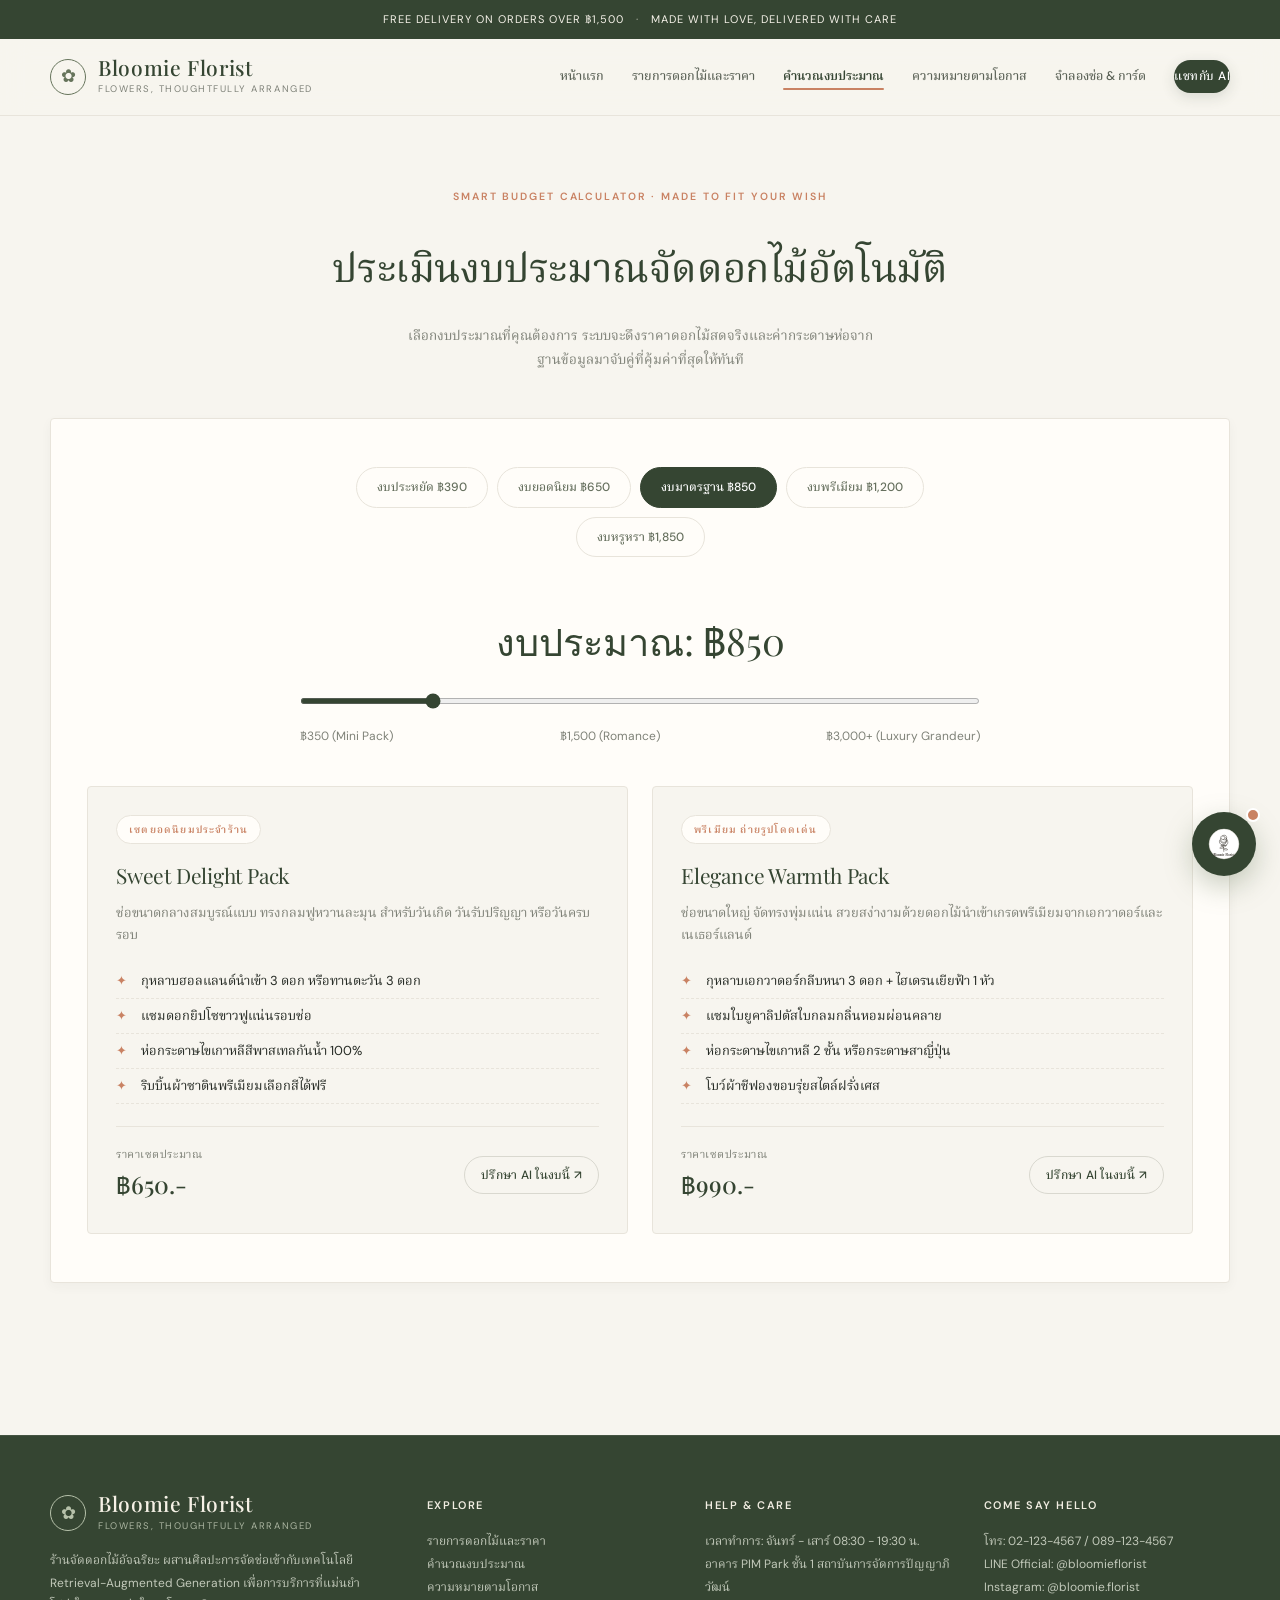
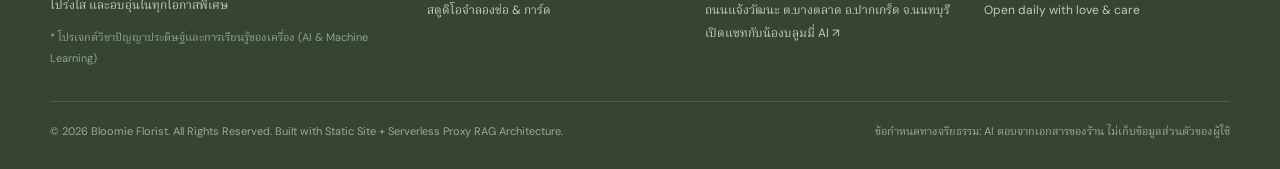
<file: budget.html>
<!DOCTYPE html>
<html lang="th">
<head>
  <meta charset="UTF-8">
  <meta name="viewport" content="width=device-width, initial-scale=1.0">
  <title>คำนวณงบประมาณจัดดอกไม้ — Bloomie Florist</title>
  
  <link rel="preconnect" href="https://fonts.googleapis.com">
  <link rel="preconnect" href="https://fonts.gstatic.com" crossorigin>
  <link href="https://fonts.googleapis.com/css2?family=DM+Sans:ital,wght@0,300;0,400;0,500;0,600;0,700;1,400&family=Playfair+Display:ital,wght@0,400;0,500;0,600;0,700;1,400;1,600&family=Noto+Serif+Thai:wght@300;400;500;600&family=Anuphan:wght@300;400;500;600&display=swap" rel="stylesheet">

  <link rel="stylesheet" href="style.css?v=2.1">
</head>
<body>
  <!-- Top Announcement Bar -->
  <div class="announcement">
    FREE DELIVERY ON ORDERS OVER ฿1,500 <span>·</span> MADE WITH LOVE, DELIVERED WITH CARE
  </div>

  <!-- Header Navigation -->
  <header class="nav">
    <div class="container nav-inner">
      <a href="index.html" class="brand">
        <span class="brandmark">✿</span>
        <div class="brand-text">
          <span class="brand-name">Bloomie Florist</span>
          <small>Flowers, thoughtfully arranged</small>
        </div>
      </a>

      <ul class="nav-links" id="navlinks">
        <li><a href="index.html">หน้าแรก</a></li>
        <li><a href="catalog.html">รายการดอกไม้และราคา</a></li>
        <li><a href="budget.html" class="nav-active">คำนวณงบประมาณ</a></li>
        <li><a href="occasions.html">ความหมายตามโอกาส</a></li>
        <li><a href="visualizer.html">จำลองช่อ & การ์ด</a></li>
        <li>
          <a href="javascript:void(0)" onclick="if(window.PimBot) window.PimBot.open();" class="nav-cta-btn">
            แชทกับ AI
          </a>
        </li>
      </ul>

      <button class="iconbtn menu-toggle" id="menuBtn" title="เมนู" onclick="document.getElementById('navlinks').classList.toggle('open');">☰</button>
    </div>
  </header>

  <!-- Smart Budget Calculator Section -->
  <section id="budget" class="section">
    <div class="container">
      <div class="section-head text-center">
        <div class="eyebrow">SMART BUDGET CALCULATOR · MADE TO FIT YOUR WISH</div>
        <h2>ประเมินงบประมาณจัดดอกไม้อัตโนมัติ</h2>
        <p>เลือกงบประมาณที่คุณต้องการ ระบบจะดึงราคาดอกไม้สดจริงและค่ากระดาษห่อจากฐานข้อมูลมาจับคู่ที่คุ้มค่าที่สุดให้ทันที</p>
      </div>

      <div class="budget-section">
        <div class="budget-controls">
          <div class="budget-preset-pills">
            <button class="budget-pill" onclick="setBudget(390)">งบประหยัด ฿390</button>
            <button class="budget-pill" onclick="setBudget(650)">งบยอดนิยม ฿650</button>
            <button class="budget-pill active" onclick="setBudget(850)">งบมาตรฐาน ฿850</button>
            <button class="budget-pill" onclick="setBudget(1200)">งบพรีเมียม ฿1,200</button>
            <button class="budget-pill" onclick="setBudget(1850)">งบหรูหรา ฿1,850</button>
          </div>

          <div class="budget-slider-wrapper">
            <div class="budget-display-amount">
              งบประมาณ: <span id="budgetDisplayVal">฿850</span>
            </div>
            <input type="range" id="budgetRange" min="350" max="3000" step="50" value="850" oninput="updateBudgetSlider(this.value)">
            <div style="display:flex; justify-content:space-between; font-size:12px; color:var(--muted); margin-top:6px;">
              <span>฿350 (Mini Pack)</span>
              <span>฿1,500 (Romance)</span>
              <span>฿3,000+ (Luxury Grandeur)</span>
            </div>
          </div>
        </div>

        <div class="budget-result-cards" id="budgetCardsContainer">
          <!-- Populated by JS -->
        </div>
      </div>
    </div>
  </section>

  <script>
    const budgetDatabase = [
      {
        min: 350,
        max: 490,
        title: "Mini Cute Pack",
        badge: "งบประหยัด & ของขวัญมินิมอล",
        desc: "ช่อขนาดกะทัดรัด น่ารัก ถ่ายรูปขึ้นกล้อง เหมาะสำหรับแสดงความยินดีเพื่อนสนิทหรือวันเกิด",
        items: [
          "ทานตะวันดอกใหญ่ 1 ดอก (หรือทิวลิป 2 ดอก)",
          "แซมดอกสเตติสและแคสเปียคงรูปสวย",
          "ห่อกระดาษคราฟท์รักษ์โลก ผูกเชือกปอรัสติก",
          "การ์ดข้อความอวยพรมินิฟรี"
        ],
        price: 390
      },
      {
        min: 500,
        max: 800,
        title: "Sweet Delight Pack",
        badge: "เซตยอดนิยมประจำร้าน",
        desc: "ช่อขนาดกลางสมบูรณ์แบบ ทรงกลมฟูหวานละมุน สำหรับวันเกิด วันรับปริญญา หรือวันครบรอบ",
        items: [
          "กุหลาบฮอลแลนด์นำเข้า 3 ดอก หรือทานตะวัน 3 ดอก",
          "แซมดอกยิปโซขาวฟูแน่นรอบช่อ",
          "ห่อกระดาษไขเกาหลีสีพาสเทลกันน้ำ 100%",
          "ริบบิ้นผ้าซาตินพรีเมียมเลือกสีได้ฟรี"
        ],
        price: 650
      },
      {
        min: 850,
        max: 1290,
        title: "Elegance Warmth Pack",
        badge: "พรีเมียม ถ่ายรูปโดดเด่น",
        desc: "ช่อขนาดใหญ่ จัดทรงพุ่มแน่น สวยสง่างามด้วยดอกไม้นำเข้าเกรดพรีเมียมจากเอกวาดอร์และเนเธอร์แลนด์",
        items: [
          "กุหลาบเอกวาดอร์กลีบหนา 3 ดอก + ไฮเดรนเยียฟ้า 1 หัว",
          "แซมใบยูคาลิปตัสใบกลมกลิ่นหอมผ่อนคลาย",
          "ห่อกระดาษไขเกาหลี 2 ชั้น หรือกระดาษสาญี่ปุ่น",
          "โบว์ผ้าชีฟองขอบรุ่ยสไตล์ฝรั่งเศส"
        ],
        price: 990
      },
      {
        min: 1300,
        max: 1990,
        title: "Premium Romance Pack",
        badge: "หรูหราอลังการ สำหรับคนพิเศษ",
        desc: "ช่อบอกรักขนาดใหญ่พิเศษ สำหรับวันวาเลนไทน์และวันขอแต่งงานที่น่าจดจำ",
        items: [
          "กุหลาบเอกวาดอร์สีแดงการ์เนต 6-8 ดอก",
          "ผสมดอกลิลลี่ขาว 2 ก้าน หรือทิวลิป 4 ดอก",
          "ห่อกระดาษไขเกาหลีสีดำขอบทองสุดหรู",
          "บริการส่งด้วยรถยนต์ควบคุมอุณหภูมิ"
        ],
        price: 1690
      },
      {
        min: 2000,
        max: 9999,
        title: "Luxury Grandeur Pack",
        badge: "อภิมหาพรีเมียม ระดับผู้บริหาร",
        desc: "ช่อดอกไม้อภิมหาอลังการ แน่นเต็มตา หรือจัดลงในกล่องกระบอก Round Hat Box และแจกันเซรามิกญี่ปุ่น",
        items: [
          "กุหลาบเอกวาดอร์คัดเกรดพิเศษ 12 ดอกขึ้นไป",
          "กล้วยไม้ฟาแลนนอปซิส และไฮเดรนเยียช่อใหญ่",
          "บรรจุในกล่องกระบอก Round Hat Box หรูหรา",
          "การ์ดอวยพรปั๊มฟอยล์ทองพรีเมียม"
        ],
        price: 2500
      }
    ];

    function setBudget(val) {
      document.getElementById('budgetRange').value = val;
      updateBudgetSlider(val);
      document.querySelectorAll('.budget-pill').forEach(btn => {
        if (btn.innerText.includes(val)) {
          btn.classList.add('active');
        } else {
          btn.classList.remove('active');
        }
      });
    }

    function updateBudgetSlider(val) {
      const budget = parseInt(val);
      document.getElementById('budgetDisplayVal').innerText = `฿${budget.toLocaleString()}`;
      renderBudgetCandidates(budget);
    }

    function renderBudgetCandidates(budget) {
      const container = document.getElementById('budgetCardsContainer');
      if (!container) return;

      let matchedPlans = budgetDatabase.filter(p => budget >= p.min - 100 && budget <= p.max + 300);
      if (matchedPlans.length === 0) {
        matchedPlans = [budgetDatabase[budgetDatabase.length - 1]];
      }

      container.innerHTML = matchedPlans.map(plan => `
        <div class="plan-card">
          <div>
            <div class="plan-badge">${plan.badge}</div>
            <h3>${plan.title}</h3>
            <p>${plan.desc}</p>
            <ul class="plan-items-list">
              ${plan.items.map(it => `<li><span style="color:var(--rust); margin-right:6px;">✦</span> ${it}</li>`).join('')}
            </ul>
          </div>
          <div class="plan-price-row">
            <div>
              <div style="font-size:11px; color:var(--muted); text-transform:uppercase; letter-spacing:0.05em;">ราคาเซตประมาณ</div>
              <div class="plan-price">฿${plan.price.toLocaleString()}.-</div>
            </div>
            <button class="btn btn-outline" style="padding:8px 16px; font-size:12px;" onclick="if(window.PimBot) window.PimBot.ask('มีงบประมาณ ${budget} บาท สนใจเซต ${plan.title} แนะนำดอกไม้ในงบนี้หน่อยค่ะ');">
              ปรึกษา AI ในงบนี้ ↗
            </button>
          </div>
        </div>
      `).join('');
    }

    window.addEventListener('DOMContentLoaded', () => {
      updateBudgetSlider(850);
    });
  </script>

  <!-- Editorial Footer -->
  <footer class="footer">
    <div class="container footer-grid">
      <div>
        <a href="index.html" class="brand">
          <span class="brandmark" style="border-color:#b6c1aa; color:#b6c1aa">✿</span>
          <div class="brand-text">
            <span class="brand-name">Bloomie Florist</span>
            <small style="color:#aab4a0">Flowers, thoughtfully arranged</small>
          </div>
        </a>
        <p style="margin-top:14px;">
          ร้านจัดดอกไม้อัจฉริยะ ผสานศิลปะการจัดช่อเข้ากับเทคโนโลยี Retrieval-Augmented Generation เพื่อการบริการที่แม่นยำ โปร่งใส และอบอุ่นในทุกโอกาสพิเศษ
        </p>
        <p style="margin-top:10px; font-size:11px; color:#8fa385;">
          * โปรเจกต์วิชาปัญญาประดิษฐ์และการเรียนรู้ของเครื่อง (AI & Machine Learning)
        </p>
      </div>

      <div>
        <h4>EXPLORE</h4>
        <p><a href="catalog.html">รายการดอกไม้และราคา</a></p>
        <p><a href="budget.html">คำนวณงบประมาณ</a></p>
        <p><a href="occasions.html">ความหมายตามโอกาส</a></p>
        <p><a href="visualizer.html">สตูดิโอจำลองช่อ & การ์ด</a></p>
      </div>

      <div>
        <h4>HELP & CARE</h4>
        <p>เวลาทำการ: จันทร์ - เสาร์ 08:30 - 19:30 น.</p>
        <p>อาคาร PIM Park ชั้น 1 สถาบันการจัดการปัญญาภิวัฒน์</p>
        <p>ถนนแจ้งวัฒนะ ต.บางตลาด อ.ปากเกร็ด จ.นนทบุรี</p>
        <p><a href="javascript:void(0)" onclick="if(window.PimBot) window.PimBot.open();">เปิดแชทกับน้องบลูมมี่ AI ↗</a></p>
      </div>

      <div>
        <h4>COME SAY HELLO</h4>
        <p>โทร: <a href="tel:021234567">02-123-4567</a> / 089-123-4567</p>
        <p>LINE Official: @bloomieflorist</p>
        <p>Instagram: @bloomie.florist</p>
        <p>Open daily with love & care</p>
      </div>
    </div>

    <div class="footer-bottom">
      <div>© 2026 Bloomie Florist. All Rights Reserved. Built with Static Site + Serverless Proxy RAG Architecture.</div>
      <div>ข้อกำหนดทางจริยธรรม: AI ตอบจากเอกสารของร้าน ไม่เก็บข้อมูลส่วนตัวของผู้ใช้</div>
    </div>
  </footer>

  <!-- Connect AI Chatbot Scripts -->
  <script src="config.js"></script>
  <script src="chat-widget.js?v=2.1"></script>
</body>
</html>
</file>
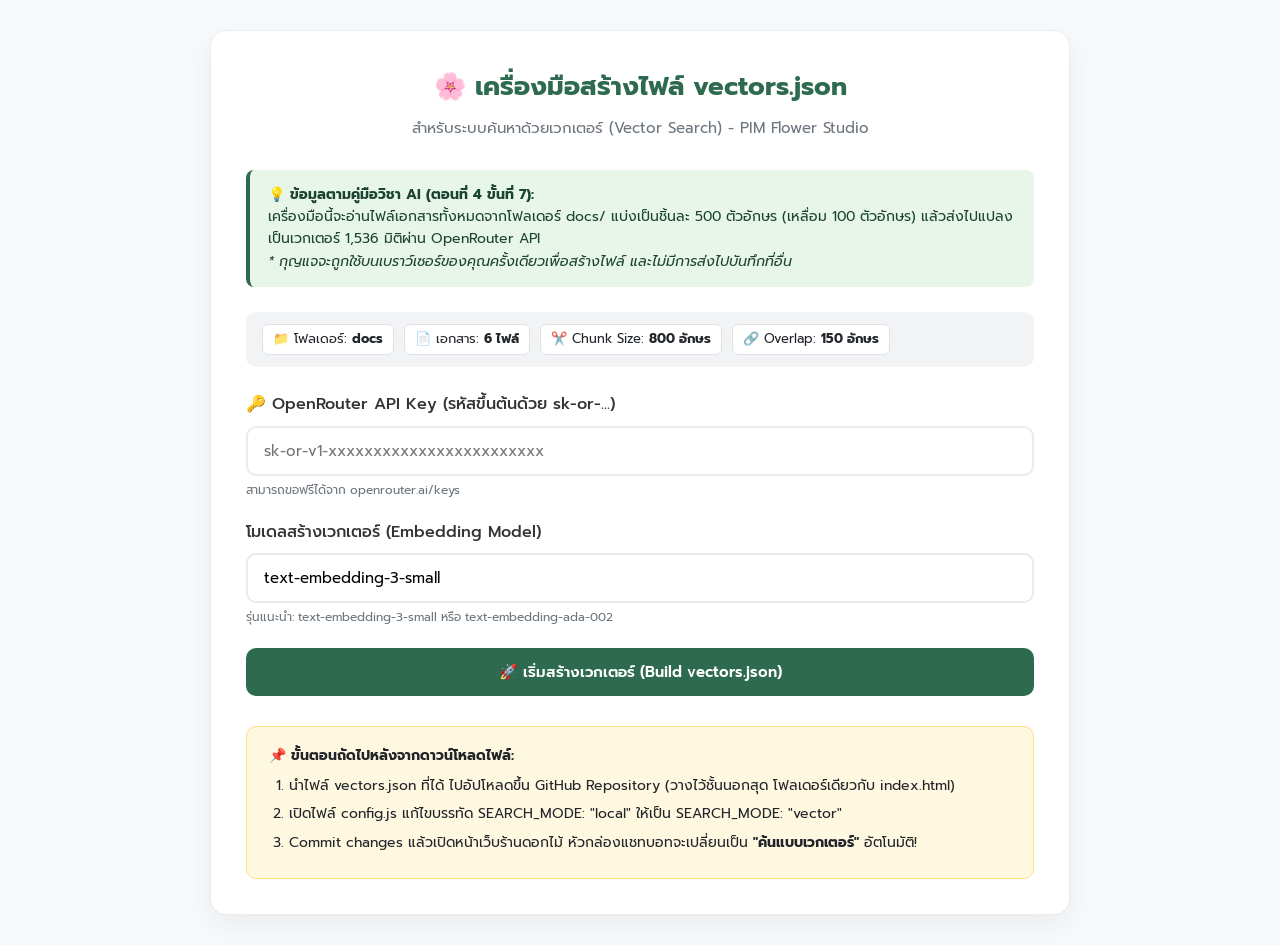
<file: build-vectors.html>
<!DOCTYPE html>
<html lang="th">
<head>
  <meta charset="UTF-8">
  <meta name="viewport" content="width=device-width, initial-scale=1.0">
  <title>เครื่องมือสร้างไฟล์เวกเตอร์ (Vector Embeddings Generator) - PIM Flower Studio</title>
  <link rel="preconnect" href="https://fonts.googleapis.com">
  <link rel="preconnect" href="https://fonts.gstatic.com" crossorigin>
  <link href="https://fonts.googleapis.com/css2?family=Prompt:wght@300;400;500;600;700&display=swap" rel="stylesheet">
  <style>
    :root {
      --primary: #2d6a4f;
      --primary-light: #40916c;
      --accent: #e76f51;
      --bg: #f8f9fa;
      --card: #ffffff;
      --text: #212529;
      --text-muted: #6c757d;
      --border: #e9ecef;
      --success: #38b000;
    }
    * {
      box-sizing: border-box;
      margin: 0;
      padding: 0;
      font-family: 'Prompt', -apple-system, BlinkMacSystemFont, sans-serif;
    }
    body {
      background-color: var(--bg);
      color: var(--text);
      line-height: 1.6;
      padding: 30px 20px;
    }
    .container {
      max-width: 860px;
      margin: 0 auto;
      background: var(--card);
      border-radius: 16px;
      padding: 35px;
      box-shadow: 0 10px 30px rgba(0,0,0,0.06);
      border: 1px solid var(--border);
    }
    .header {
      text-align: center;
      margin-bottom: 30px;
    }
    .header h1 {
      color: var(--primary);
      font-size: 26px;
      margin-bottom: 8px;
    }
    .header p {
      color: var(--text-muted);
      font-size: 15px;
    }
    .alert-box {
      background: #e8f5e9;
      border-left: 4px solid var(--primary);
      padding: 14px 18px;
      border-radius: 8px;
      margin-bottom: 25px;
      font-size: 14px;
      color: #1b4332;
    }
    .form-group {
      margin-bottom: 20px;
    }
    label {
      display: block;
      font-weight: 500;
      margin-bottom: 8px;
      color: #333;
    }
    input[type="text"], input[type="password"] {
      width: 100%;
      padding: 12px 16px;
      border: 2px solid var(--border);
      border-radius: 10px;
      font-size: 15px;
      transition: border-color 0.2s;
    }
    input:focus {
      outline: none;
      border-color: var(--primary);
    }
    .input-hint {
      font-size: 12px;
      color: var(--text-muted);
      margin-top: 5px;
    }
    .config-badge-group {
      display: flex;
      flex-wrap: wrap;
      gap: 10px;
      margin-bottom: 25px;
      background: #f1f3f5;
      padding: 12px 16px;
      border-radius: 10px;
      font-size: 13px;
    }
    .config-badge {
      background: #fff;
      padding: 4px 10px;
      border-radius: 6px;
      border: 1px solid #dee2e6;
    }
    .btn-row {
      display: flex;
      gap: 12px;
      margin-bottom: 25px;
    }
    .btn {
      padding: 13px 24px;
      border: none;
      border-radius: 10px;
      font-size: 15px;
      font-weight: 600;
      cursor: pointer;
      transition: all 0.2s;
      display: inline-flex;
      align-items: center;
      justify-content: center;
      gap: 8px;
    }
    .btn-primary {
      background: var(--primary);
      color: white;
      flex: 1;
    }
    .btn-primary:hover {
      background: var(--primary-light);
      transform: translateY(-1px);
    }
    .btn-secondary {
      background: #495057;
      color: white;
    }
    .btn-secondary:hover {
      background: #343a40;
    }
    .btn:disabled {
      opacity: 0.6;
      cursor: not-allowed;
      transform: none !important;
    }
    .progress-wrapper {
      display: none;
      margin-bottom: 20px;
    }
    .progress-bar-bg {
      height: 12px;
      background: #e9ecef;
      border-radius: 6px;
      overflow: hidden;
      margin-bottom: 8px;
    }
    .progress-bar-fill {
      height: 100%;
      background: var(--primary);
      width: 0%;
      transition: width 0.3s ease;
    }
    .progress-label {
      display: flex;
      justify-content: space-between;
      font-size: 13px;
      color: var(--text-muted);
    }
    .log-box {
      background: #1e1e1e;
      color: #d4d4d4;
      font-family: 'Consolas', 'Courier New', monospace;
      font-size: 13px;
      padding: 15px;
      border-radius: 10px;
      max-height: 240px;
      overflow-y: auto;
      white-space: pre-wrap;
      margin-bottom: 20px;
      display: none;
    }
    .download-section {
      display: none;
      text-align: center;
      padding: 25px;
      background: #f0fdf4;
      border: 2px dashed #bbf7d0;
      border-radius: 12px;
      margin-top: 20px;
    }
    .download-section h3 {
      color: #166534;
      margin-bottom: 8px;
    }
    .next-steps {
      margin-top: 30px;
      background: #fff8e1;
      border: 1px solid #ffe082;
      padding: 18px 22px;
      border-radius: 10px;
      font-size: 14px;
    }
    .next-steps ol {
      padding-left: 20px;
      margin-top: 8px;
    }
    .next-steps li {
      margin-bottom: 6px;
    }
  </style>
</head>
<body>

<div class="container">
  <div class="header">
    <h1>🌸 เครื่องมือสร้างไฟล์ vectors.json</h1>
    <p>สำหรับระบบค้นหาด้วยเวกเตอร์ (Vector Search) - PIM Flower Studio</p>
  </div>

  <div class="alert-box">
    <strong>💡 ข้อมูลตามคู่มือวิชา AI (ตอนที่ 4 ขั้นที่ 7):</strong><br>
    เครื่องมือนี้จะอ่านไฟล์เอกสารทั้งหมดจากโฟลเดอร์ <code>docs/</code> แบ่งเป็นชิ้นละ 500 ตัวอักษร (เหลื่อม 100 ตัวอักษร) แล้วส่งไปแปลงเป็นเวกเตอร์ 1,536 มิติผ่าน OpenRouter API<br>
    <em>* กุญแจจะถูกใช้บนเบราว์เซอร์ของคุณครั้งเดียวเพื่อสร้างไฟล์ และไม่มีการส่งไปบันทึกที่อื่น</em>
  </div>

  <div class="config-badge-group" id="configSummary">
    <div class="config-badge">กำลังโหลดการตั้งค่าจาก config.js...</div>
  </div>

  <div class="form-group">
    <label for="apiKey">🔑 OpenRouter API Key (รหัสขึ้นต้นด้วย sk-or-...)</label>
    <input type="password" id="apiKey" placeholder="sk-or-v1-xxxxxxxxxxxxxxxxxxxxxxxx" autocomplete="off">
    <div class="input-hint">สามารถขอฟรีได้จาก openrouter.ai/keys</div>
  </div>

  <div class="form-group">
    <label for="embedModel">โมเดลสร้างเวกเตอร์ (Embedding Model)</label>
    <input type="text" id="embedModel" value="text-embedding-3-small">
    <div class="input-hint">รุ่นแนะนำ: text-embedding-3-small หรือ text-embedding-ada-002</div>
  </div>

  <div class="btn-row">
    <button class="btn btn-primary" id="startBtn" onclick="startBuildVectors()">
      🚀 เริ่มสร้างเวกเตอร์ (Build vectors.json)
    </button>
  </div>

  <div class="progress-wrapper" id="progressWrapper">
    <div class="progress-bar-bg">
      <div class="progress-bar-fill" id="progressBarFill"></div>
    </div>
    <div class="progress-label">
      <span id="progressStatus">กำลังเตรียมข้อมูล...</span>
      <span id="progressPercent">0%</span>
    </div>
  </div>

  <div class="log-box" id="logBox"></div>

  <div class="download-section" id="downloadSection">
    <h3>🎉 สร้างเวกเตอร์สำเร็จเรียบร้อย!</h3>
    <p style="font-size: 14px; color: #374151; margin-bottom: 15px;" id="resultStats"></p>
    <button class="btn btn-primary" id="downloadBtn" onclick="downloadJSON()">
      💾 ดาวน์โหลดไฟล์ vectors.json
    </button>
  </div>

  <div class="next-steps">
    <strong>📌 ขั้นตอนถัดไปหลังจากดาวน์โหลดไฟล์:</strong>
    <ol>
      <li>นำไฟล์ <code>vectors.json</code> ที่ได้ ไปอัปโหลดขึ้น GitHub Repository (วางไว้ชั้นนอกสุด โฟลเดอร์เดียวกับ index.html)</li>
      <li>เปิดไฟล์ <code>config.js</code> แก้ไขบรรทัด <code>SEARCH_MODE: "local"</code> ให้เป็น <code>SEARCH_MODE: "vector"</code></li>
      <li>Commit changes แล้วเปิดหน้าเว็บร้านดอกไม้ หัวกล่องแชทบอทจะเปลี่ยนเป็น <strong>"ค้นแบบเวกเตอร์"</strong> อัตโนมัติ!</li>
    </ol>
  </div>
</div>

<script src="config.js"></script>
<script>
  let generatedVectors = [];

  // แสดงผล Config ที่อ่านได้
  window.addEventListener('DOMContentLoaded', () => {
    if (typeof CONFIG !== 'undefined') {
      const summary = document.getElementById('configSummary');
      summary.innerHTML = `
        <div class="config-badge">📁 โฟลเดอร์: <strong>${CONFIG.DOCS_BASE || 'docs'}</strong></div>
        <div class="config-badge">📄 เอกสาร: <strong>${(CONFIG.FILES || []).length} ไฟล์</strong></div>
        <div class="config-badge">✂️ Chunk Size: <strong>${CONFIG.CHUNK_SIZE || 500} อักษร</strong></div>
        <div class="config-badge">🔗 Overlap: <strong>${CONFIG.OVERLAP || 100} อักษร</strong></div>
      `;
      if (CONFIG.EMBED_MODEL) {
        document.getElementById('embedModel').value = CONFIG.EMBED_MODEL;
      }
    }
  });

  function log(msg) {
    const box = document.getElementById('logBox');
    box.style.display = 'block';
    box.textContent += `[${new Date().toLocaleTimeString()}] ${msg}\n`;
    box.scrollTop = box.scrollHeight;
  }

  // ฟังก์ชันแบ่งข้อความเป็นก้อน (Chunking) ตามเงื่อนไข 500 อักษร เหลื่อม 100 อักษร
  function chunkText(text, chunkSize, overlap) {
    const chunks = [];
    if (!text || text.length === 0) return chunks;
    
    let start = 0;
    while (start < text.length) {
      const end = Math.min(start + chunkSize, text.length);
      const chunk = text.substring(start, end).trim();
      if (chunk.length > 20) {
        chunks.push(chunk);
      }
      if (end >= text.length) break;
      start += (chunkSize - overlap);
    }
    return chunks;
  }

  async function startBuildVectors() {
    const apiKey = document.getElementById('apiKey').value.trim();
    const embedModel = document.getElementById('embedModel').value.trim() || 'text-embedding-3-small';
    const startBtn = document.getElementById('startBtn');

    if (!apiKey) {
      alert('กรุณากรอก OpenRouter API Key ก่อนเริ่มสร้างเวกเตอร์ครับ');
      return;
    }

    if (!CONFIG || !CONFIG.FILES || CONFIG.FILES.length === 0) {
      alert('ไม่พบรายการไฟล์ใน CONFIG.FILES');
      return;
    }

    startBtn.disabled = true;
    document.getElementById('logBox').textContent = '';
    document.getElementById('progressWrapper').style.display = 'block';
    document.getElementById('downloadSection').style.display = 'none';
    generatedVectors = [];

    const chunkSize = CONFIG.CHUNK_SIZE || 500;
    const overlap = CONFIG.OVERLAP || 100;
    const docsBase = CONFIG.DOCS_BASE || 'docs';
    const files = CONFIG.FILES;

    log(`เริ่มเตรียมข้อมูลเอกสารทั้งหมด ${files.length} ไฟล์...`);

    const allChunks = [];

    // อ่านและ Chunk เอกสารทุกไฟล์
    for (const filename of files) {
      const path = `${docsBase}/${filename}`;
      log(`กำลังโหลดเอกสาร: ${path}`);
      try {
        const res = await fetch(path);
        if (!res.ok) throw new Error(`HTTP ${res.status}`);
        const content = await res.text();
        const chunks = chunkText(content, chunkSize, overlap);
        log(`-> ไฟล์ ${filename} แบ่งได้ ${chunks.length} ชิ้นส่วน`);
        
        chunks.forEach((chunk, idx) => {
          allChunks.push({
            file: filename,
            chunkIndex: idx + 1,
            totalChunksInFile: chunks.length,
            text: chunk
          });
        });
      } catch (err) {
        log(`⚠️ เกิดข้อผิดพลาดในการโหลด ${path}: ${err.message}`);
      }
    }

    const totalChunks = allChunks.length;
    log(`รวมชิ้นส่วนเอกสารทั้งหมด: ${totalChunks} ชิ้น`);

    if (totalChunks === 0) {
      alert('ไม่พบเนื้อหาในเอกสาร กรุณาตรวจสอบว่ามีไฟล์อยู่ในโฟลเดอร์ docs หรือไม่');
      startBtn.disabled = false;
      return;
    }

    // ส่งไปแปลงเป็นเวกเตอร์ทีละก้อน หรือเป็น Batch
    log(`กำลังส่งข้อความไปแปลงเวกเตอร์ผ่าน OpenRouter (Model: ${embedModel})...`);

    let completed = 0;
    const batchSize = 4; // ยิงทีละ 4 ชิ้นเพื่อความรวดเร็วและไม่ชน rate limit

    for (let i = 0; i < totalChunks; i += batchSize) {
      const batch = allChunks.slice(i, i + batchSize);
      const inputTexts = batch.map(b => b.text.replace(/\n+/g, ' '));

      try {
        const resp = await fetch('https://openrouter.ai/api/v1/embeddings', {
          method: 'POST',
          headers: {
            'Content-Type': 'application/json',
            'Authorization': `Bearer ${apiKey}`,
            'HTTP-Referer': window.location.href,
            'X-Title': 'PIM Flower Studio Build Vectors'
          },
          body: JSON.stringify({
            model: embedModel,
            input: inputTexts
          })
        });

        if (!resp.ok) {
          const errText = await resp.text();
          throw new Error(`OpenRouter Error (${resp.status}): ${errText}`);
        }

        const data = await resp.json();
        if (!data.data || !Array.isArray(data.data)) {
          throw new Error('รูปแบบข้อมูล Embedding ตอบกลับไม่ถูกต้อง');
        }

        data.data.forEach((embObj, indexInBatch) => {
          const originalItem = batch[indexInBatch];
          generatedVectors.push({
            file: originalItem.file,
            chunkIndex: originalItem.chunkIndex,
            text: originalItem.text,
            vector: embObj.embedding
          });
        });

        completed += batch.length;
        const pct = Math.round((completed / totalChunks) * 100);
        document.getElementById('progressBarFill').style.width = `${pct}%`;
        document.getElementById('progressPercent').textContent = `${pct}%`;
        document.getElementById('progressStatus').textContent = `แปลงเวกเตอร์แล้ว ${completed}/${totalChunks} ชิ้น`;
        log(`✓ สำเร็จแล้ว ${completed}/${totalChunks} ชิ้น`);

        // พักสั้นๆ ป้องกัน Rate Limit
        await new Promise(r => setTimeout(r, 200));
      } catch (err) {
        log(`❌ ล้มเหลวที่ชิ้นที่ ${i + 1}: ${err.message}`);
        alert(`เกิดข้อผิดพลาดในการเรียก OpenRouter: ${err.message}`);
        startBtn.disabled = false;
        return;
      }
    }

    log(`🎉 เสร็จสิ้นการแปลงเวกเตอร์ทั้งหมด ${generatedVectors.length} ชิ้นเรียบร้อย!`);
    document.getElementById('resultStats').textContent = 
      `ประมวลผลเสร็จสิ้น: ${files.length} ไฟล์ | รวม ${generatedVectors.length} เวกเตอร์ (มิติเวกเตอร์: ${generatedVectors[0]?.vector?.length || 0})`;
    document.getElementById('downloadSection').style.display = 'block';
    startBtn.disabled = false;
  }

  function downloadJSON() {
    if (!generatedVectors || generatedVectors.length === 0) return;
    const jsonStr = JSON.stringify(generatedVectors, null, 2);
    const blob = new Blob([jsonStr], { type: 'application/json;charset=utf-8' });
    const url = URL.createObjectURL(blob);
    const a = document.createElement('a');
    a.href = url;
    a.download = 'vectors.json';
    document.body.appendChild(a);
    a.click();
    document.body.removeChild(a);
    URL.revokeObjectURL(url);
  }
</script>

</body>
</html>
</file>
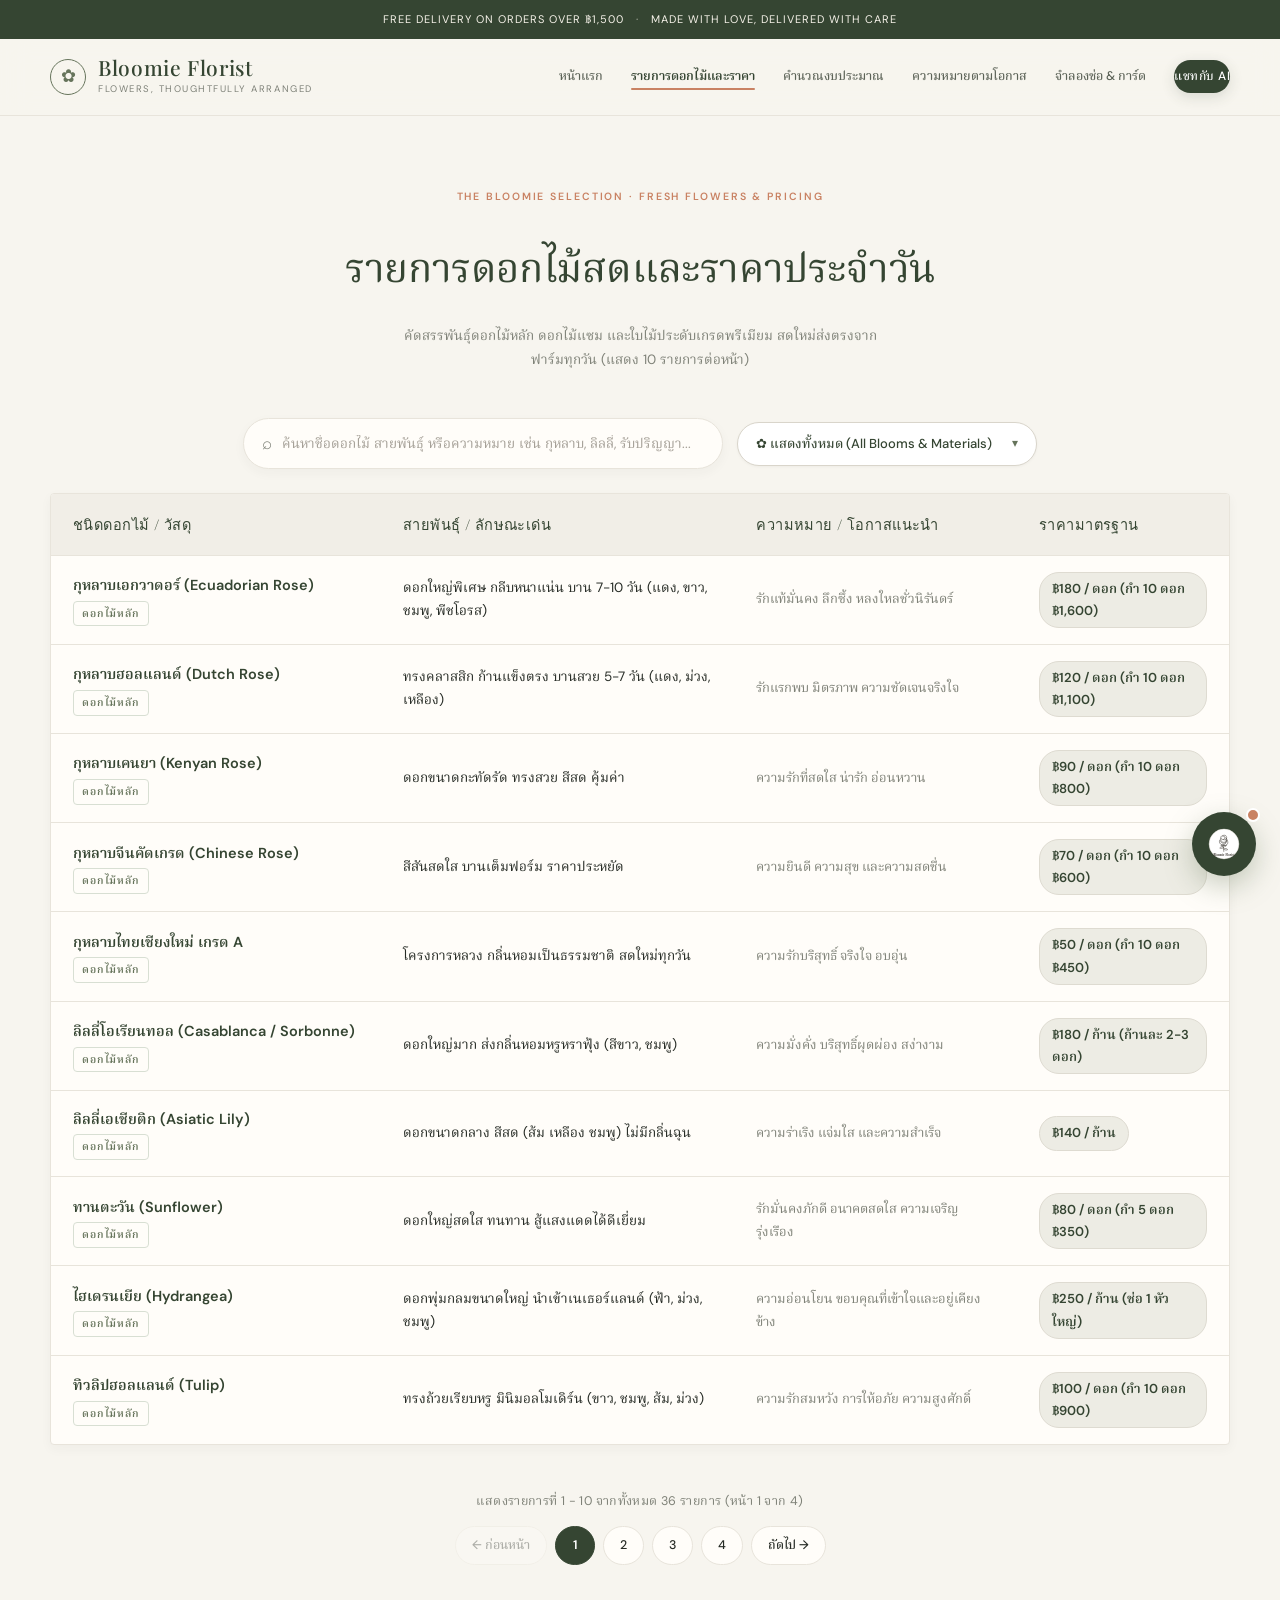
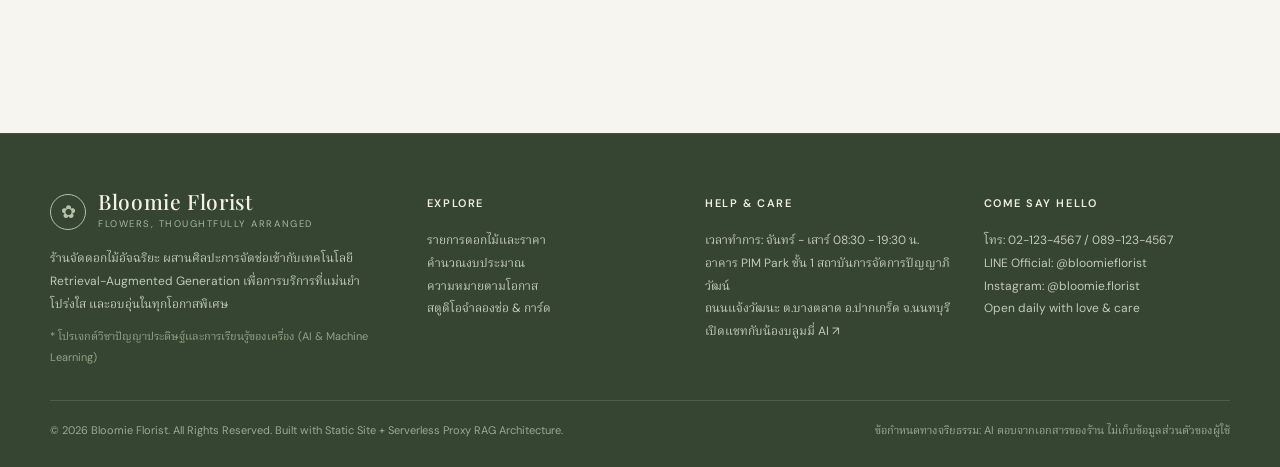
<file: catalog.html>
<!DOCTYPE html>
<html lang="th">
<head>
  <meta charset="UTF-8">
  <meta name="viewport" content="width=device-width, initial-scale=1.0">
  <title>รายการดอกไม้และราคา — Bloomie Florist</title>
  
  <link rel="preconnect" href="https://fonts.googleapis.com">
  <link rel="preconnect" href="https://fonts.gstatic.com" crossorigin>
  <link href="https://fonts.googleapis.com/css2?family=DM+Sans:ital,wght@0,300;0,400;0,500;0,600;0,700;1,400&family=Playfair+Display:ital,wght@0,400;0,500;0,600;0,700;1,400;1,600&family=Noto+Serif+Thai:wght@300;400;500;600&family=Anuphan:wght@300;400;500;600&display=swap" rel="stylesheet">

  <link rel="stylesheet" href="style.css?v=2.1">
</head>
<body>
  <!-- Top Announcement Bar -->
  <div class="announcement">
    FREE DELIVERY ON ORDERS OVER ฿1,500 <span>·</span> MADE WITH LOVE, DELIVERED WITH CARE
  </div>

  <!-- Header Navigation -->
  <header class="nav">
    <div class="container nav-inner">
      <a href="index.html" class="brand">
        <span class="brandmark">✿</span>
        <div class="brand-text">
          <span class="brand-name">Bloomie Florist</span>
          <small>Flowers, thoughtfully arranged</small>
        </div>
      </a>

      <ul class="nav-links" id="navlinks">
        <li><a href="index.html">หน้าแรก</a></li>
        <li><a href="catalog.html" class="nav-active">รายการดอกไม้และราคา</a></li>
        <li><a href="budget.html">คำนวณงบประมาณ</a></li>
        <li><a href="occasions.html">ความหมายตามโอกาส</a></li>
        <li><a href="visualizer.html">จำลองช่อ & การ์ด</a></li>
        <li>
          <a href="javascript:void(0)" onclick="if(window.PimBot) window.PimBot.open();" class="nav-cta-btn">
            แชทกับ AI
          </a>
        </li>
      </ul>

      <button class="iconbtn menu-toggle" id="menuBtn" title="เมนู" onclick="document.getElementById('navlinks').classList.toggle('open');">☰</button>
    </div>
  </header>

  <!-- Flower Catalog & Price List Section -->
  <section id="catalog" class="section">
    <div class="container">
      <div class="section-head text-center">
        <div class="eyebrow">THE BLOOMIE SELECTION · FRESH FLOWERS & PRICING</div>
        <h2>รายการดอกไม้สดและราคาประจำวัน</h2>
        <p>คัดสรรพันธุ์ดอกไม้หลัก ดอกไม้แซม และใบไม้ประดับเกรดพรีเมียม สดใหม่ส่งตรงจากฟาร์มทุกวัน (แสดง 10 รายการต่อหน้า)</p>
      </div>

      <!-- Search & Filter Controls -->
      <div class="catalog-controls-wrap">
        <!-- Search Bar -->
        <div class="catalog-search-bar">
          <span class="catalog-search-icon">⌕</span>
          <input type="text" id="catalogSearchInput" placeholder="ค้นหาชื่อดอกไม้ สายพันธุ์ หรือความหมาย เช่น กุหลาบ, ลิลลี่, รับปริญญา..." oninput="onCatalogSearch(this.value)">
          <button class="catalog-clear-btn" id="clearSearchBtn" onclick="clearCatalogSearch()" title="ล้างการค้นหา">×</button>
        </div>

        <!-- Custom Luxury Dropdown Filter for Catalog -->
        <div class="catalog-dropdown-filter">
          <div class="custom-select-box" id="catalogCustomSelectBox">
            <button type="button" class="custom-select-trigger" id="catalogSelectTrigger" onclick="toggleCustomDropdown('catalogCustomSelectBox', event)">
              <span id="catalogSelectLabel">✿ แสดงทั้งหมด (All Blooms & Materials)</span>
              <span class="custom-select-arrow">▾</span>
            </button>
            <div class="custom-select-menu" id="catalogSelectMenu">
              <div class="custom-option active" data-value="all" onclick="selectCatalogCustomOption('all', '✿ แสดงทั้งหมด (All Blooms & Materials)', this)">
                <span class="opt-text">✿ แสดงทั้งหมด (All Blooms & Materials)</span>
                <span class="opt-check">✓</span>
              </div>
              <div class="custom-option" data-value="กุหลาบ" onclick="selectCatalogCustomOption('กุหลาบ', '🌹 กุหลาบ (Rose - 5 สายพันธุ์)', this)">
                <span class="opt-text">🌹 กุหลาบ (Rose - 5 สายพันธุ์)</span>
                <span class="opt-check">✓</span>
              </div>
              <div class="custom-option" data-value="ทิวลิป" onclick="selectCatalogCustomOption('ทิวลิป', '🌷 ทิวลิป (Tulip ฮอลแลนด์)', this)">
                <span class="opt-text">🌷 ทิวลิป (Tulip ฮอลแลนด์)</span>
                <span class="opt-check">✓</span>
              </div>
              <div class="custom-option" data-value="ทานตะวัน" onclick="selectCatalogCustomOption('ทานตะวัน', '🌻 ทานตะวัน (Sunflower)', this)">
                <span class="opt-text">🌻 ทานตะวัน (Sunflower)</span>
                <span class="opt-check">✓</span>
              </div>
              <div class="custom-option" data-value="ลิลลี่" onclick="selectCatalogCustomOption('ลิลลี่', '⚜️ ลิลลี่ & คาลล่าลิลลี่ (Lily)', this)">
                <span class="opt-text">⚜️ ลิลลี่ & คาลล่าลิลลี่ (Lily)</span>
                <span class="opt-check">✓</span>
              </div>
              <div class="custom-option" data-value="ไฮเดรนเยีย" onclick="selectCatalogCustomOption('ไฮเดรนเยีย', '💠 ไฮเดรนเยีย (Hydrangea)', this)">
                <span class="opt-text">💠 ไฮเดรนเยีย (Hydrangea)</span>
                <span class="opt-check">✓</span>
              </div>
              <div class="custom-option" data-value="คาร์เนชั่น" onclick="selectCatalogCustomOption('คาร์เนชั่น', '🌸 คาร์เนชั่น (Carnation)', this)">
                <span class="opt-text">🌸 คาร์เนชั่น (Carnation)</span>
                <span class="opt-check">✓</span>
              </div>
              <div class="custom-option" data-value="เยอบีร่า" onclick="selectCatalogCustomOption('เยอบีร่า', '🌼 เยอบีร่า (Gerbera)', this)">
                <span class="opt-text">🌼 เยอบีร่า (Gerbera)</span>
                <span class="opt-check">✓</span>
              </div>
              <div class="custom-option" data-value="กล้วยไม้" onclick="selectCatalogCustomOption('กล้วยไม้', '🌺 กล้วยไม้ (Orchid)', this)">
                <span class="opt-text">🌺 กล้วยไม้ (Orchid)</span>
                <span class="opt-check">✓</span>
              </div>
              <div class="custom-option" data-value="มัม" onclick="selectCatalogCustomOption('มัม', '💮 เบญจมาศ / มัม (Mum)', this)">
                <span class="opt-text">💮 เบญจมาศ / มัม (Mum)</span>
                <span class="opt-check">✓</span>
              </div>
              <div class="custom-option" data-value="โบตั๋น" onclick="selectCatalogCustomOption('โบตั๋น', '✨ โบตั๋น / พีโอนี (Peony)', this)">
                <span class="opt-text">✨ โบตั๋น / พีโอนี (Peony)</span>
                <span class="opt-check">✓</span>
              </div>
              <div class="custom-option" data-value="filler" onclick="selectCatalogCustomOption('filler', '🌿 ดอกไม้แซม & ใบไม้ประดับ', this)">
                <span class="opt-text">🌿 ดอกไม้แซม & ใบไม้ประดับ</span>
                <span class="opt-check">✓</span>
              </div>
              <div class="custom-option" data-value="paper" onclick="selectCatalogCustomOption('paper', '🎁 กระดาษห่อช่อ & โบว์ริบบิ้น', this)">
                <span class="opt-text">🎁 กระดาษห่อช่อ & โบว์ริบบิ้น</span>
                <span class="opt-check">✓</span>
              </div>
            </div>
          </div>
        </div>
      </div>

      <div class="catalog-table-container">
        <table class="catalog-table" id="catalogTable">
          <thead>
            <tr>
              <th style="width:28%;">ชนิดดอกไม้ / วัสดุ</th>
              <th style="width:30%;">สายพันธุ์ / ลักษณะเด่น</th>
              <th style="width:24%;">ความหมาย / โอกาสแนะนำ</th>
              <th style="width:18%;">ราคามาตรฐาน</th>
            </tr>
          </thead>
          <tbody id="catalogTableBody">
            <!-- Populated by JS -->
          </tbody>
        </table>
      </div>

      <!-- Pagination Controls -->
      <div class="pagination-container" id="paginationControls">
        <!-- Generated by JS -->
      </div>
    </div>
  </section>

  <script>
    const CATALOG_DATA = [
      // พันธุ์ดอกไม้หลัก
      { category: 'main', type: 'ดอกไม้หลัก', name: 'กุหลาบเอกวาดอร์ (Ecuadorian Rose)', details: 'ดอกใหญ่พิเศษ กลีบหนาแน่น บาน 7-10 วัน (แดง, ขาว, ชมพู, พีชโอรส)', meaning: 'รักแท้มั่นคง ลึกซึ้ง หลงใหลชั่วนิรันดร์', price: '฿180 / ดอก (กำ 10 ดอก ฿1,600)' },
      { category: 'main', type: 'ดอกไม้หลัก', name: 'กุหลาบฮอลแลนด์ (Dutch Rose)', details: 'ทรงคลาสสิก ก้านแข็งตรง บานสวย 5-7 วัน (แดง, ม่วง, เหลือง)', meaning: 'รักแรกพบ มิตรภาพ ความชัดเจนจริงใจ', price: '฿120 / ดอก (กำ 10 ดอก ฿1,100)' },
      { category: 'main', type: 'ดอกไม้หลัก', name: 'กุหลาบเคนยา (Kenyan Rose)', details: 'ดอกขนาดกะทัดรัด ทรงสวย สีสด คุ้มค่า', meaning: 'ความรักที่สดใส น่ารัก อ่อนหวาน', price: '฿90 / ดอก (กำ 10 ดอก ฿800)' },
      { category: 'main', type: 'ดอกไม้หลัก', name: 'กุหลาบจีนคัดเกรด (Chinese Rose)', details: 'สีสันสดใส บานเต็มฟอร์ม ราคาประหยัด', meaning: 'ความยินดี ความสุข และความสดชื่น', price: '฿70 / ดอก (กำ 10 ดอก ฿600)' },
      { category: 'main', type: 'ดอกไม้หลัก', name: 'กุหลาบไทยเชียงใหม่ เกรด A', details: 'โครงการหลวง กลิ่นหอมเป็นธรรมชาติ สดใหม่ทุกวัน', meaning: 'ความรักบริสุทธิ์ จริงใจ อบอุ่น', price: '฿50 / ดอก (กำ 10 ดอก ฿450)' },
      { category: 'main', type: 'ดอกไม้หลัก', name: 'ลิลลี่โอเรียนทอล (Casablanca / Sorbonne)', details: 'ดอกใหญ่มาก ส่งกลิ่นหอมหรูหราฟุ้ง (สีขาว, ชมพู)', meaning: 'ความมั่งคั่ง บริสุทธิ์ผุดผ่อง สง่างาม', price: '฿180 / ก้าน (ก้านละ 2-3 ดอก)' },
      { category: 'main', type: 'ดอกไม้หลัก', name: 'ลิลลี่เอเชียติก (Asiatic Lily)', details: 'ดอกขนาดกลาง สีสด (ส้ม เหลือง ชมพู) ไม่มีกลิ่นฉุน', meaning: 'ความร่าเริง แจ่มใส และความสำเร็จ', price: '฿140 / ก้าน' },
      { category: 'main', type: 'ดอกไม้หลัก', name: 'ทานตะวัน (Sunflower)', details: 'ดอกใหญ่สดใส ทนทาน สู้แสงแดดได้ดีเยี่ยม', meaning: 'รักมั่นคงภักดี อนาคตสดใส ความเจริญรุ่งเรือง', price: '฿80 / ดอก (กำ 5 ดอก ฿350)' },
      { category: 'main', type: 'ดอกไม้หลัก', name: 'ไฮเดรนเยีย (Hydrangea)', details: 'ดอกพุ่มกลมขนาดใหญ่ นำเข้าเนเธอร์แลนด์ (ฟ้า, ม่วง, ชมพู)', meaning: 'ความอ่อนโยน ขอบคุณที่เข้าใจและอยู่เคียงข้าง', price: '฿250 / ก้าน (ช่อ 1 หัวใหญ่)' },
      { category: 'main', type: 'ดอกไม้หลัก', name: 'ทิวลิปฮอลแลนด์ (Tulip)', details: 'ทรงถ้วยเรียบหรู มินิมอลโมเดิร์น (ขาว, ชมพู, ส้ม, ม่วง)', meaning: 'ความรักสมหวัง การให้อภัย ความสูงศักดิ์', price: '฿100 / ดอก (กำ 10 ดอก ฿900)' },
      { category: 'main', type: 'ดอกไม้หลัก', name: 'เยอบีร่าพันธุ์ไทย & นอกกลีบซ้อน (Gerbera)', details: 'กลีบเรียงสวย สีสันจัดจ้าน ทนทานสูง', meaning: 'จิตใจที่เข้มแข็ง ความสดใส และกำลังใจ', price: '฿35 - ฿60 / ดอก' },
      { category: 'main', type: 'ดอกไม้หลัก', name: 'คาร์เนชั่นเดี่ยว & สเปรย์ (Carnation)', details: 'กลีบหยักนุ่มนวล บานทนทานนาน 1-2 สัปดาห์', meaning: 'สุขภาพแข็งแรง ความกตัญญู ความห่วงใย', price: '฿45 - ฿55 / ดอก' },
      { category: 'main', type: 'ดอกไม้หลัก', name: 'เบญจมาศ / มัมปิงปอง & สไปเดอร์', details: 'ทรงกลมฟูน่ารักสไตล์ญี่ปุ่น และทรงสไปเดอร์โมเดิร์น', meaning: 'ความซื่อสัตย์ ความจริงใจ อายุมั่นขวัญยืน', price: '฿50 - ฿60 / ดอก' },
      { category: 'main', type: 'ดอกไม้หลัก', name: 'กล้วยไม้ (ฟาแลนนอปซิส, ม็อคคาร่า, แวนด้า)', details: 'เกรดพรีเมียม ดอกใหญ่ ลวดลายประณีต หรูหราสง่างาม', meaning: 'ความเจริญรุ่งเรือง ความมั่งคั่ง มั่นคง', price: '฿70 - ฿350 / กิ่ง' },
      { category: 'main', type: 'ดอกไม้หลัก', name: 'ลิเซียนทัส (Lisianthus)', details: 'กลีบบอบบางละมุนดั่งผ้าซาติน บานทน 7-10 วัน', meaning: 'มิตรภาพที่ยั่งยืน ความผูกพันและซาบซึ้งใจ', price: '฿75 / ก้าน' },
      { category: 'main', type: 'ดอกไม้หลัก', name: 'โบตั๋น / พีโอนี (Peony)', details: 'ราชินีแห่งดอกไม้ ฟูหนาหรูหรา มีเฉพาะฤดูกาล', meaning: 'ความมั่งคั่ง เกียรติยศ และชีวิตคู่ที่เปี่ยมสุข', price: '฿380 - ฿450 / ดอก' },
      { category: 'main', type: 'ดอกไม้หลัก', name: 'รานังคูลัส (Ranunculus)', details: 'กุหลาบแห่งสายลม กลีบซ้อนละเอียดกลมกล่อม', meaning: 'เสน่ห์อันน่าหลงใหล ความเจิดจรัส', price: '฿120 / ดอก' },
      { category: 'main', type: 'ดอกไม้หลัก', name: 'คาลล่าลิลลี่ (Calla Lily)', details: 'ทรงกรวยเรียบหรู สง่างาม สไตล์โมเดิร์น', meaning: 'ความงามอันบริสุทธิ์ สูงส่ง และสง่างาม', price: '฿160 / ดอก' },

      // ดอกไม้แซมและใบไม้
      { category: 'filler', type: 'ดอกแซม/ใบ', name: 'ยิปโซ (Gypsophila / Baby\'s Breath)', details: 'พุ่มฟูละอองขาว หรือย้อมเฉดพาสเทลยอดนิยม', meaning: 'รักนิรันดร์ ไร้เงื่อนไข ความบริสุทธิ์ใจ', price: '฿200 / กำ' },
      { category: 'filler', type: 'ดอกแซม/ใบ', name: 'แคสเปีย & สแตติส (Caspia & Statice)', details: 'กิ่งก้านละเอียด แห้งแล้วยังคงรูปสวย เก็บได้เป็นปี', meaning: 'ความทรงจำที่ไม่มีวันจางหาย รักคงทน', price: '฿130 - ฿150 / กำ' },
      { category: 'filler', type: 'ดอกแซม/ใบ', name: 'ดอกแว็กซ์ (Waxflower)', details: 'ดอกจิ๋วมันเงา กลิ่นหอมอโรมาผ่อนคลาย บานทนทาน', meaning: 'ความสุขสมหวัง ความอดทน ความสำเร็จ', price: '฿180 / กำ' },
      { category: 'filler', type: 'ดอกแซม/ใบ', name: 'เดซี่ (Daisy)', details: 'ดอกไม้จิ๋วสีขาว-เหลือง สดใสน่ารักเป็นธรรมชาติ', meaning: 'ความไร้เดียงสา ความหวัง และมิตรภาพ', price: '฿150 / กำ' },
      { category: 'filler', type: 'ดอกแซม/ใบ', name: 'คัตเตอร์ & สุ่ย (Cutter & Limonium)', details: 'ดอกแซมสีขาวและม่วงอ่อน สไตล์คลาสสิก', meaning: 'ความเสียสละ และความรักที่คอยสนับสนุน', price: '฿100 - ฿120 / กำ' },
      { category: 'filler', type: 'ดอกแซม/ใบ', name: 'ดอกฝ้ายธรรมชาติ (Cotton Flower)', details: 'ปุยฝ้ายสีขาวนุ่มฟู สไตล์เกาหลี มินิมอล อบอุ่น', meaning: 'ความทะนุถนอม ความอบอุ่น และความมั่นคง', price: '฿80 / ก้าน' },
      { category: 'filler', type: 'ดอกแซม/ใบ', name: 'ใบยูคาลิปตัสกลม / ใบเงิน (Silver Dollar)', details: 'ใบกลมสีเขียวเหลือบเงิน กลิ่นหอมสดชื่นทรงพุ่มสวย', meaning: 'ความคุ้มครอง สุขภาพที่ดี และความสดชื่น', price: '฿120 - ฿140 / กำ' },
      { category: 'filler', type: 'ดอกแซม/ใบ', name: 'ใบพุด & เฟิร์นนาคราช', details: 'ใบเขียวสดอิ่มน้ำ ช่วยดันทรงและเติมเต็มช่อดอกไม้', meaning: 'ความสมบูรณ์พูนสุข ความเป็นธรรมชาติ', price: '฿60 - ฿70 / กำ' },
      { category: 'filler', type: 'ดอกแซม/ใบ', name: 'สนหอม (Pine Foliage)', details: 'ใบเรียวละเอียด กลิ่นหอมสะอาด นิยมช่วงคริสต์มาส', meaning: 'ความหวังใหม่ ความอายุยืนยาว', price: '฿90 / กำ' },

      // กระดาษห่อและริบบิ้น
      { category: 'paper', type: 'วัสดุห่อ', name: 'กระดาษฟิล์มเกาหลีเนื้อด้าน (Matte Film)', details: 'เนื้อแมตต์นุ่มมือ กันน้ำ 100% สไตล์เกาหลีมินิมอล', meaning: 'โทนเรียบหรู ทันสมัย ละมุนตา', price: '฿100 / ช่อ' },
      { category: 'paper', type: 'วัสดุห่อ', name: 'กระดาษฟิล์มใสขอบสี (Clear OPP Film)', details: 'ฟิล์มใสโชว์ก้านดอกไม้ โครงสร้างโมเดิร์น', meaning: 'เรียบง่าย โปร่งใส สบายตา', price: '฿80 / ช่อ' },
      { category: 'paper', type: 'วัสดุห่อ', name: 'กระดาษไข / แก้วขุ่น (Tracing Paper)', details: 'เนื้อโปร่งนวลแสง ให้ความรู้สึกซอฟต์นุ่มนวล', meaning: 'ความอ่อนหวาน โรแมนติก อ่อนโยน', price: '฿90 / ช่อ' },
      { category: 'paper', type: 'วัสดุห่อ', name: 'กระดาษคราฟท์รักษ์โลก (Kraft Paper)', details: 'เยื่อไม้ธรรมชาติสีน้ำตาล หรือลายพิมพ์หนังสือพิมพ์', meaning: 'คลาสสิก วินเทจ อบอุ่นและเป็นมิตรต่อสิ่งแวดล้อม', price: '฿80 / ช่อ' },
      { category: 'paper', type: 'วัสดุห่อ', name: 'กระดาษสาใยธรรมชาติ (Mulberry Paper)', details: 'เส้นใยธรรมชาติเนื้อนุ่ม หรือแบบอัดแข็งสัมผัสพรีเมียม', meaning: 'ทรงคุณค่า นอบน้อม เหมาะกับผู้ใหญ่', price: '฿120 / ช่อ' },
      { category: 'paper', type: 'วัสดุห่อ', name: 'กระดาษย่น / เครป & สโนว์ใยบัว', details: 'ผิวสัมผัสมีเท็กซ์เจอร์ มีมิติ ดอกไม้ดูพองฟู', meaning: 'สดใส น่ารัก เริงร่า', price: '฿90 - ฿110 / ช่อ' },
      { category: 'paper', type: 'วัสดุห่อ', name: 'ผ้าตาข่าย & ผ้าโปร่งลูกไม้ (Mesh / Tulle)', details: 'เลเยอร์ซ้อนด้านใน เพิ่มความฟูและอลังการ', meaning: 'ความหรูหรา ฟรุ้งฟริ้ง มีระดับ', price: '+฿60 / ช่อ' },
      { category: 'paper', type: 'ริบบิ้น', name: 'ริบบิ้นซาติน & เชือกป่านธรรมชาติ', details: 'ริบบิ้นซาตินหน้ากว้าง 2.5 ซม. หรือเชือกป่านรัสติก', meaning: 'สัมผัสเงางาม หรือเรียบง่ายผ่อนคลาย', price: 'บริการผูกฟรี' },
      { category: 'paper', type: 'ริบบิ้น', name: 'ริบบิ้นผ้าชีฟองขอบรุ่ยฝรั่งเศส & กำมะหยี่', details: 'ผ้าชีฟองโปร่งพลิ้วไหว หรือกำมะหยี่หนานุ่มลึก', meaning: 'ความโรแมนติกชั้นสูง ถ่ายรูปขึ้นกล้อง', price: '+฿40 - ฿50 / ช่อ' }
    ];

    const ITEMS_PER_PAGE = 10;
    let currentFilter = 'all';
    let searchQuery = '';
    let currentPage = 1;

    function getFilteredData() {
      return CATALOG_DATA.filter(item => {
        // 1. กรองตามหมวดหมู่ หรือ ชนิดดอกไม้
        let matchFilter = true;
        if (currentFilter === 'all') {
          matchFilter = true;
        } else if (currentFilter === 'main' || currentFilter === 'filler' || currentFilter === 'paper') {
          matchFilter = item.category === currentFilter;
        } else {
          // กรองตามชื่อดอกไม้เฉพาะ เช่น 'กุหลาบ', 'ทิวลิป', 'ทานตะวัน', 'ลิลลี่', 'ไฮเดรนเยีย', 'คาร์เนชั่น', 'เยอบีร่า', 'กล้วยไม้', 'มัม', 'โบตั๋น'
          const itemName = item.name.toLowerCase();
          const target = currentFilter.toLowerCase();
          matchFilter = itemName.includes(target);
        }

        // 2. กรองตามคำค้นหาใน Search Bar (ค้นหาได้ทั้งชื่อ สายพันธุ์ ความหมาย และราคา)
        let matchSearch = true;
        if (searchQuery.trim() !== '') {
          const q = searchQuery.trim().toLowerCase();
          const fullText = `${item.name} ${item.details} ${item.meaning} ${item.type} ${item.price}`.toLowerCase();
          matchSearch = fullText.includes(q);
        }

        return matchFilter && matchSearch;
      });
    }

    function renderCatalogTable(filter = currentFilter, page = 1) {
      currentFilter = filter;
      currentPage = page;
      const tbody = document.getElementById('catalogTableBody');
      const filtered = getFilteredData();
      const totalItems = filtered.length;
      const totalPages = Math.ceil(totalItems / ITEMS_PER_PAGE) || 1;

      if (currentPage > totalPages) currentPage = totalPages;
      if (currentPage < 1) currentPage = 1;

      const startIndex = (currentPage - 1) * ITEMS_PER_PAGE;
      const endIndex = Math.min(startIndex + ITEMS_PER_PAGE, totalItems);
      const pageData = filtered.slice(startIndex, endIndex);

      if (pageData.length === 0) {
        tbody.innerHTML = `
          <tr>
            <td colspan="4" style="text-align:center; padding:45px 20px; color:var(--muted);">
              <div style="font-size:24px; margin-bottom:8px; color:var(--sage);">✿</div>
              <div style="font-size:15px; font-weight:500; color:var(--deep); margin-bottom:6px;">ไม่พบรายการดอกไม้ที่ตรงกับเงื่อนไข</div>
              <div style="font-size:12px; color:var(--muted);">ลองเปลี่ยนคำค้นหา หรือคลิกเลือกตัวกรอง "ทั้งหมด" เพื่อดูรายการดอกไม้ทั้งหมดนะคะ</div>
            </td>
          </tr>
        `;
      } else {
        tbody.innerHTML = pageData.map(item => `
          <tr>
            <td>
              <div style="font-weight:600; color:var(--deep); font-size:14.5px; margin-bottom:3px;">${item.name}</div>
              <span class="category-badge-pill">${item.type}</span>
            </td>
            <td style="color:var(--ink);">${item.details}</td>
            <td><span style="color:var(--muted); font-size:13px;">${item.meaning}</span></td>
            <td><span class="price-badge-pill">${item.price}</span></td>
          </tr>
        `).join('');
      }

      renderPagination(totalPages, totalItems, totalItems > 0 ? startIndex + 1 : 0, endIndex);
    }

    function onCatalogSearch(val) {
      searchQuery = val || '';
      const clearBtn = document.getElementById('clearSearchBtn');
      if (clearBtn) clearBtn.style.display = searchQuery ? 'inline-block' : 'none';
      renderCatalogTable(currentFilter, 1);
    }

    function clearCatalogSearch() {
      searchQuery = '';
      const input = document.getElementById('catalogSearchInput');
      if (input) input.value = '';
      const clearBtn = document.getElementById('clearSearchBtn');
      if (clearBtn) clearBtn.style.display = 'none';

      // รีเซ็ตข้อความปุ่มและ active ของ Custom Dropdown
      const labelEl = document.getElementById('catalogSelectLabel');
      if (labelEl) labelEl.innerText = '✿ แสดงทั้งหมด (All Blooms & Materials)';
      const box = document.getElementById('catalogCustomSelectBox');
      if (box) {
        box.querySelectorAll('.custom-option').forEach(opt => {
          opt.classList.toggle('active', opt.getAttribute('data-value') === 'all');
        });
      }

      currentFilter = 'all';
      renderCatalogTable(currentFilter, 1);
    }

    function renderPagination(totalPages, totalItems, fromItem, toItem) {
      const container = document.getElementById('paginationControls');
      if (!container) return;

      if (totalItems === 0) {
        container.innerHTML = '';
        return;
      }

      let buttonsHtml = '';
      
      // ปุ่ม ย้อนกลับ
      buttonsHtml += `<button class="pagination-btn" ${currentPage === 1 ? 'disabled' : ''} onclick="goToPage(${currentPage - 1})">← ก่อนหน้า</button>`;

      // หมายเลขหน้า 1, 2, 3 ...
      for (let i = 1; i <= totalPages; i++) {
        buttonsHtml += `<button class="pagination-btn ${i === currentPage ? 'active' : ''}" onclick="goToPage(${i})">${i}</button>`;
      }

      // ปุ่ม ถัดไป
      buttonsHtml += `<button class="pagination-btn" ${currentPage === totalPages ? 'disabled' : ''} onclick="goToPage(${currentPage + 1})">ถัดไป →</button>`;

      container.innerHTML = `
        <div class="pagination-info">แสดงรายการที่ ${fromItem} - ${toItem} จากทั้งหมด ${totalItems} รายการ (หน้า ${currentPage} จาก ${totalPages})</div>
        <div class="pagination-nav">${buttonsHtml}</div>
      `;
    }

    function goToPage(page) {
      renderCatalogTable(currentFilter, page);
      document.getElementById('catalog').scrollIntoView({ behavior: 'smooth', block: 'start' });
    }

    // จัดการ Custom Luxury Dropdown
    function toggleCustomDropdown(boxId, event) {
      if (event) event.stopPropagation();
      const box = document.getElementById(boxId);
      if (!box) return;
      const isOpen = box.classList.contains('open');
      document.querySelectorAll('.custom-select-box').forEach(b => b.classList.remove('open'));
      if (!isOpen) {
        box.classList.add('open');
      }
    }

    function selectCatalogCustomOption(value, label, el) {
      const box = document.getElementById('catalogCustomSelectBox');
      const labelEl = document.getElementById('catalogSelectLabel');
      if (labelEl) labelEl.innerText = label;

      if (box) {
        box.querySelectorAll('.custom-option').forEach(opt => opt.classList.remove('active'));
        if (el) el.classList.add('active');
        box.classList.remove('open');
      }

      filterCatalog(value);
    }

    document.addEventListener('click', () => {
      document.querySelectorAll('.custom-select-box').forEach(b => b.classList.remove('open'));
    });

    function filterCatalog(filterValue) {
      currentFilter = filterValue;
      renderCatalogTable(filterValue, 1);
    }

    window.addEventListener('DOMContentLoaded', () => {
      renderCatalogTable('all', 1);
    });
  </script>

  <!-- Editorial Footer -->
  <footer class="footer">
    <div class="container footer-grid">
      <div>
        <a href="index.html" class="brand">
          <span class="brandmark" style="border-color:#b6c1aa; color:#b6c1aa">✿</span>
          <div class="brand-text">
            <span class="brand-name">Bloomie Florist</span>
            <small style="color:#aab4a0">Flowers, thoughtfully arranged</small>
          </div>
        </a>
        <p style="margin-top:14px;">
          ร้านจัดดอกไม้อัจฉริยะ ผสานศิลปะการจัดช่อเข้ากับเทคโนโลยี Retrieval-Augmented Generation เพื่อการบริการที่แม่นยำ โปร่งใส และอบอุ่นในทุกโอกาสพิเศษ
        </p>
        <p style="margin-top:10px; font-size:11px; color:#8fa385;">
          * โปรเจกต์วิชาปัญญาประดิษฐ์และการเรียนรู้ของเครื่อง (AI & Machine Learning)
        </p>
      </div>

      <div>
        <h4>EXPLORE</h4>
        <p><a href="catalog.html">รายการดอกไม้และราคา</a></p>
        <p><a href="budget.html">คำนวณงบประมาณ</a></p>
        <p><a href="occasions.html">ความหมายตามโอกาส</a></p>
        <p><a href="visualizer.html">สตูดิโอจำลองช่อ & การ์ด</a></p>
      </div>

      <div>
        <h4>HELP & CARE</h4>
        <p>เวลาทำการ: จันทร์ - เสาร์ 08:30 - 19:30 น.</p>
        <p>อาคาร PIM Park ชั้น 1 สถาบันการจัดการปัญญาภิวัฒน์</p>
        <p>ถนนแจ้งวัฒนะ ต.บางตลาด อ.ปากเกร็ด จ.นนทบุรี</p>
        <p><a href="javascript:void(0)" onclick="if(window.PimBot) window.PimBot.open();">เปิดแชทกับน้องบลูมมี่ AI ↗</a></p>
      </div>

      <div>
        <h4>COME SAY HELLO</h4>
        <p>โทร: <a href="tel:021234567">02-123-4567</a> / 089-123-4567</p>
        <p>LINE Official: @bloomieflorist</p>
        <p>Instagram: @bloomie.florist</p>
        <p>Open daily with love & care</p>
      </div>
    </div>

    <div class="footer-bottom">
      <div>© 2026 Bloomie Florist. All Rights Reserved. Built with Static Site + Serverless Proxy RAG Architecture.</div>
      <div>ข้อกำหนดทางจริยธรรม: AI ตอบจากเอกสารของร้าน ไม่เก็บข้อมูลส่วนตัวของผู้ใช้</div>
    </div>
  </footer>

  <!-- Connect AI Chatbot Scripts -->
  <script src="config.js"></script>
  <script src="chat-widget.js?v=2.1"></script>
</body>
</html>
</file>
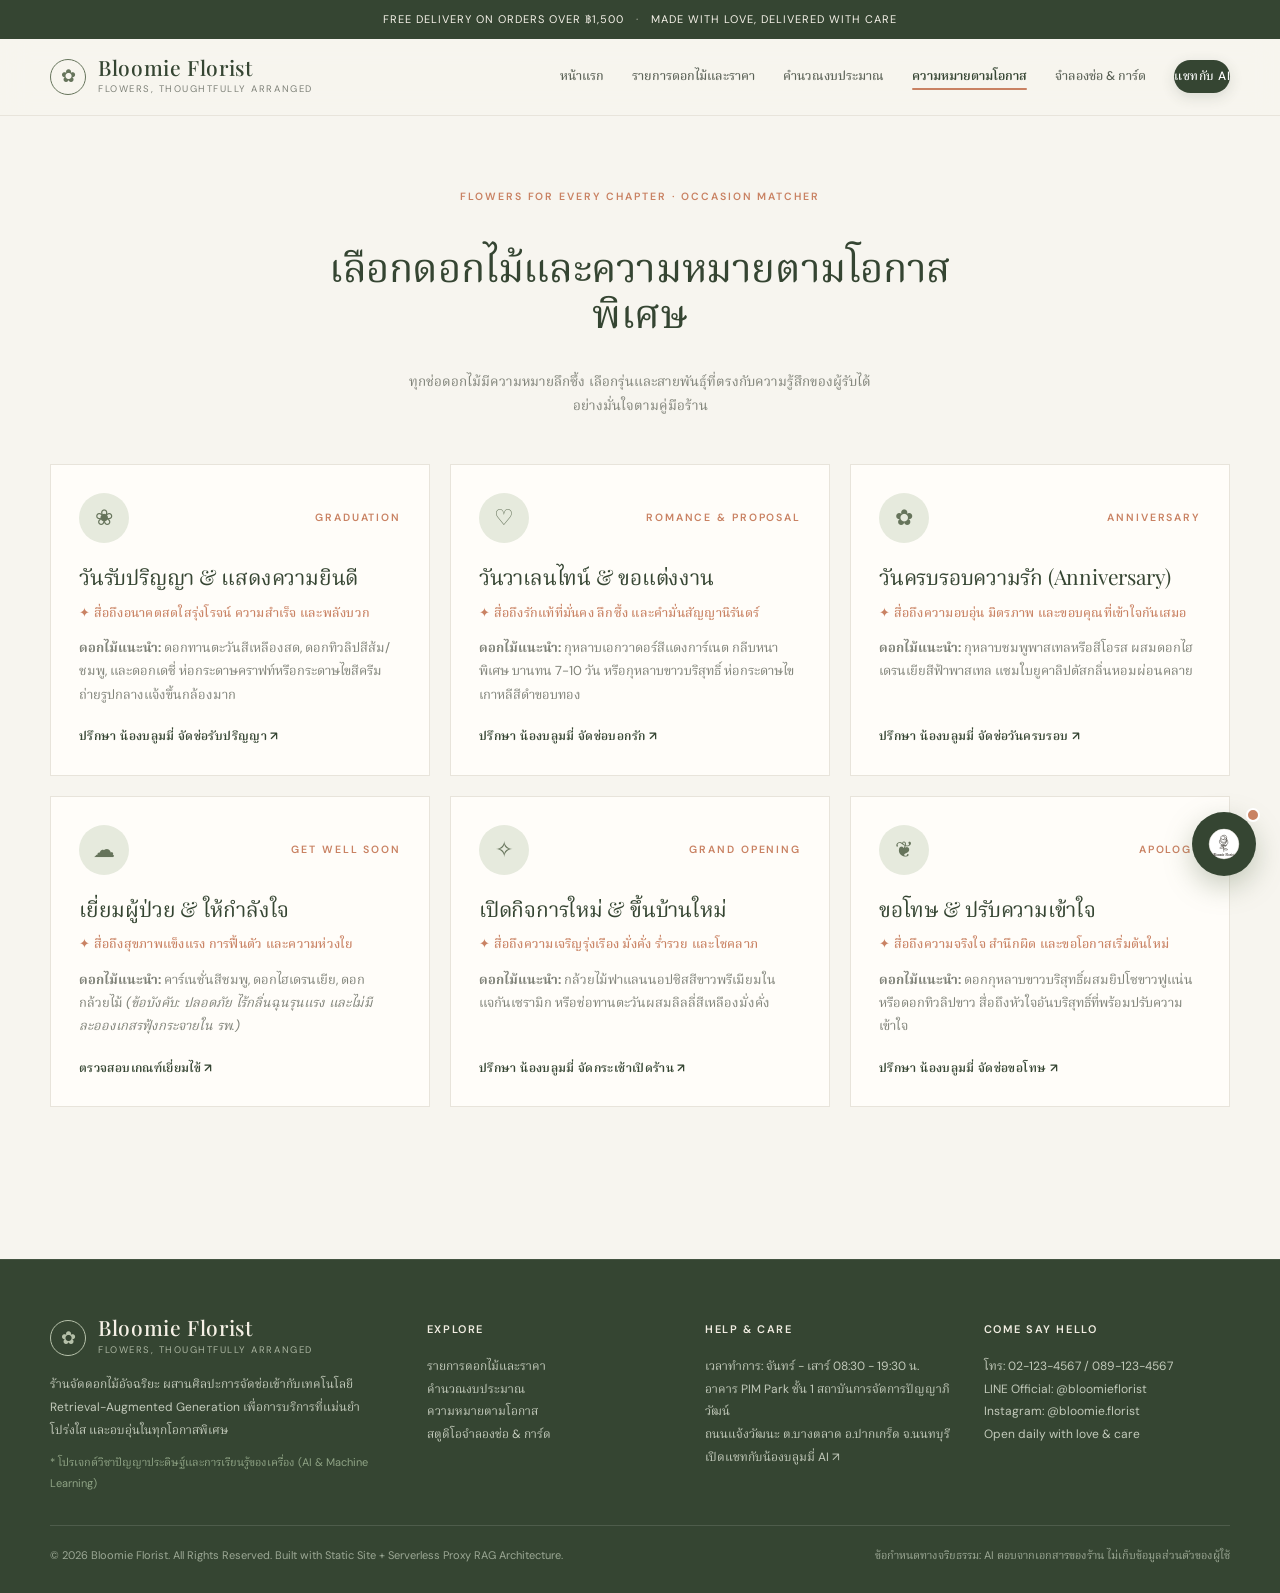
<file: occasions.html>
<!DOCTYPE html>
<html lang="th">
<head>
  <meta charset="UTF-8">
  <meta name="viewport" content="width=device-width, initial-scale=1.0">
  <title>ความหมายดอกไม้ตามโอกาสพิเศษ — Bloomie Florist</title>
  
  <link rel="preconnect" href="https://fonts.googleapis.com">
  <link rel="preconnect" href="https://fonts.gstatic.com" crossorigin>
  <link href="https://fonts.googleapis.com/css2?family=DM+Sans:ital,wght@0,300;0,400;0,500;0,600;0,700;1,400&family=Playfair+Display:ital,wght@0,400;0,500;0,600;0,700;1,400;1,600&family=Noto+Serif+Thai:wght@300;400;500;600&family=Anuphan:wght@300;400;500;600&display=swap" rel="stylesheet">

  <link rel="stylesheet" href="style.css?v=2.1">
</head>
<body>
  <!-- Top Announcement Bar -->
  <div class="announcement">
    FREE DELIVERY ON ORDERS OVER ฿1,500 <span>·</span> MADE WITH LOVE, DELIVERED WITH CARE
  </div>

  <!-- Header Navigation -->
  <header class="nav">
    <div class="container nav-inner">
      <a href="index.html" class="brand">
        <span class="brandmark">✿</span>
        <div class="brand-text">
          <span class="brand-name">Bloomie Florist</span>
          <small>Flowers, thoughtfully arranged</small>
        </div>
      </a>

      <ul class="nav-links" id="navlinks">
        <li><a href="index.html">หน้าแรก</a></li>
        <li><a href="catalog.html">รายการดอกไม้และราคา</a></li>
        <li><a href="budget.html">คำนวณงบประมาณ</a></li>
        <li><a href="occasions.html" class="nav-active">ความหมายตามโอกาส</a></li>
        <li><a href="visualizer.html">จำลองช่อ & การ์ด</a></li>
        <li>
          <a href="javascript:void(0)" onclick="if(window.PimBot) window.PimBot.open();" class="nav-cta-btn">
            แชทกับ AI
          </a>
        </li>
      </ul>

      <button class="iconbtn menu-toggle" id="menuBtn" title="เมนู" onclick="document.getElementById('navlinks').classList.toggle('open');">☰</button>
    </div>
  </header>

  <!-- Occasion Matcher Section -->
  <section id="occasions" class="section">
    <div class="container">
      <div class="section-head text-center">
        <div class="eyebrow">FLOWERS FOR EVERY CHAPTER · OCCASION MATCHER</div>
        <h2>เลือกดอกไม้และความหมายตามโอกาสพิเศษ</h2>
        <p>ทุกช่อดอกไม้มีความหมายลึกซึ้ง เลือกรุ่นและสายพันธุ์ที่ตรงกับความรู้สึกของผู้รับได้อย่างมั่นใจตามคู่มือร้าน</p>
      </div>

      <div class="occasion-grid">
        <!-- Card 1: รับปริญญา -->
        <div class="occasion-card" onclick="if(window.PimBot) window.PimBot.ask('แนะนำดอกไม้งานรับปริญญาและความหมายหน่อยค่ะ');">
          <div>
            <div class="occasion-icon-bar">
              <div class="occasion-icon">❀</div>
              <span class="eyebrow" style="margin-bottom:0;">Graduation</span>
            </div>
            <h3>วันรับปริญญา & แสดงความยินดี</h3>
            <div class="occasion-meaning">✦ สื่อถึงอนาคตสดใสรุ่งโรจน์ ความสำเร็จ และพลังบวก</div>
            <p class="occasion-flowers">
              <strong>ดอกไม้แนะนำ:</strong> ดอกทานตะวันสีเหลืองสด, ดอกทิวลิปสีส้ม/ชมพู, และดอกเดซี่ ห่อกระดาษคราฟท์หรือกระดาษไขสีครีม ถ่ายรูปกลางแจ้งขึ้นกล้องมาก
            </p>
          </div>
          <button class="occasion-ask-btn">ปรึกษา น้องบลูมมี่ จัดช่อรับปริญญา ↗</button>
        </div>

        <!-- Card 2: วาเลนไทน์ / ขอแต่งงาน -->
        <div class="occasion-card" onclick="if(window.PimBot) window.PimBot.ask('แนะนำช่อดอกไม้วาเลนไทน์หรือขอแต่งงานสำหรับคนรัก');">
          <div>
            <div class="occasion-icon-bar">
              <div class="occasion-icon">♡</div>
              <span class="eyebrow" style="margin-bottom:0;">Romance & Proposal</span>
            </div>
            <h3>วันวาเลนไทน์ & ขอแต่งงาน</h3>
            <div class="occasion-meaning">✦ สื่อถึงรักแท้ที่มั่นคง ลึกซึ้ง และคำมั่นสัญญานิรันดร์</div>
            <p class="occasion-flowers">
              <strong>ดอกไม้แนะนำ:</strong> กุหลาบเอกวาดอร์สีแดงการ์เนต กลีบหนาพิเศษ บานทน 7-10 วัน หรือกุหลาบขาวบริสุทธิ์ ห่อกระดาษไขเกาหลีสีดำขอบทอง
            </p>
          </div>
          <button class="occasion-ask-btn">ปรึกษา น้องบลูมมี่ จัดช่อบอกรัก ↗</button>
        </div>

        <!-- Card 3: วันครบรอบ -->
        <div class="occasion-card" onclick="if(window.PimBot) window.PimBot.ask('แนะนำดอกไม้วันครบรอบความรัก Anniversary');">
          <div>
            <div class="occasion-icon-bar">
              <div class="occasion-icon">✿</div>
              <span class="eyebrow" style="margin-bottom:0;">Anniversary</span>
            </div>
            <h3>วันครบรอบความรัก (Anniversary)</h3>
            <div class="occasion-meaning">✦ สื่อถึงความอบอุ่น มิตรภาพ และขอบคุณที่เข้าใจกันเสมอ</div>
            <p class="occasion-flowers">
              <strong>ดอกไม้แนะนำ:</strong> กุหลาบชมพูพาสเทลหรือสีโอรส ผสมดอกไฮเดรนเยียสีฟ้าพาสเทล แซมใบยูคาลิปตัสกลิ่นหอมผ่อนคลาย
            </p>
          </div>
          <button class="occasion-ask-btn">ปรึกษา น้องบลูมมี่ จัดช่อวันครบรอบ ↗</button>
        </div>

        <!-- Card 4: เยี่ยมไข้ -->
        <div class="occasion-card" onclick="if(window.PimBot) window.PimBot.ask('ดอกไม้เยี่ยมผู้ป่วยในโรงพยาบาล แนะนำแบบไหนที่ปลอดภัย?');">
          <div>
            <div class="occasion-icon-bar">
              <div class="occasion-icon">☁</div>
              <span class="eyebrow" style="margin-bottom:0;">Get Well Soon</span>
            </div>
            <h3>เยี่ยมผู้ป่วย & ให้กำลังใจ</h3>
            <div class="occasion-meaning">✦ สื่อถึงสุขภาพแข็งแรง การฟื้นตัว และความห่วงใย</div>
            <p class="occasion-flowers">
              <strong>ดอกไม้แนะนำ:</strong> คาร์เนชั่นสีชมพู, ดอกไฮเดรนเยีย, ดอกกล้วยไม้ <em>(ข้อบังคับ: ปลอดภัย ไร้กลิ่นฉุนรุนแรง และไม่มีละอองเกสรฟุ้งกระจายใน รพ.)</em>
            </p>
          </div>
          <button class="occasion-ask-btn">ตรวจสอบเกณฑ์เยี่ยมไข้ ↗</button>
        </div>

        <!-- Card 5: เปิดร้านใหม่ -->
        <div class="occasion-card" onclick="if(window.PimBot) window.PimBot.ask('ดอกไม้แสดงความยินดีเปิดกิจการใหม่หรือขึ้นบ้านใหม่');">
          <div>
            <div class="occasion-icon-bar">
              <div class="occasion-icon">✧</div>
              <span class="eyebrow" style="margin-bottom:0;">Grand Opening</span>
            </div>
            <h3>เปิดกิจการใหม่ & ขึ้นบ้านใหม่</h3>
            <div class="occasion-meaning">✦ สื่อถึงความเจริญรุ่งเรือง มั่งคั่ง ร่ำรวย และโชคลาภ</div>
            <p class="occasion-flowers">
              <strong>ดอกไม้แนะนำ:</strong> กล้วยไม้ฟาแลนนอปซิสสีขาวพรีเมียมในแจกันเซรามิก หรือช่อทานตะวันผสมลิลลี่สีเหลืองมั่งคั่ง
            </p>
          </div>
          <button class="occasion-ask-btn">ปรึกษา น้องบลูมมี่ จัดกระเช้าเปิดร้าน ↗</button>
        </div>

        <!-- Card 6: ขอโทษ / คืนดี -->
        <div class="occasion-card" onclick="if(window.PimBot) window.PimBot.ask('ดอกไม้ขอโทษหรือง้อแฟน ควรเลือกดอกไม้อะไรดี?');">
          <div>
            <div class="occasion-icon-bar">
              <div class="occasion-icon">❦</div>
              <span class="eyebrow" style="margin-bottom:0;">Apology</span>
            </div>
            <h3>ขอโทษ & ปรับความเข้าใจ</h3>
            <div class="occasion-meaning">✦ สื่อถึงความจริงใจ สำนึกผิด และขอโอกาสเริ่มต้นใหม่</div>
            <p class="occasion-flowers">
              <strong>ดอกไม้แนะนำ:</strong> ดอกกุหลาบขาวบริสุทธิ์ผสมยิปโซขาวฟูแน่น หรือดอกทิวลิปขาว สื่อถึงหัวใจอันบริสุทธิ์ที่พร้อมปรับความเข้าใจ
            </p>
          </div>
          <button class="occasion-ask-btn">ปรึกษา น้องบลูมมี่ จัดช่อขอโทษ ↗</button>
        </div>
      </div>
    </div>
  </section>

  <!-- Editorial Footer -->
  <footer class="footer">
    <div class="container footer-grid">
      <div>
        <a href="index.html" class="brand">
          <span class="brandmark" style="border-color:#b6c1aa; color:#b6c1aa">✿</span>
          <div class="brand-text">
            <span class="brand-name">Bloomie Florist</span>
            <small style="color:#aab4a0">Flowers, thoughtfully arranged</small>
          </div>
        </a>
        <p style="margin-top:14px;">
          ร้านจัดดอกไม้อัจฉริยะ ผสานศิลปะการจัดช่อเข้ากับเทคโนโลยี Retrieval-Augmented Generation เพื่อการบริการที่แม่นยำ โปร่งใส และอบอุ่นในทุกโอกาสพิเศษ
        </p>
        <p style="margin-top:10px; font-size:11px; color:#8fa385;">
          * โปรเจกต์วิชาปัญญาประดิษฐ์และการเรียนรู้ของเครื่อง (AI & Machine Learning)
        </p>
      </div>

      <div>
        <h4>EXPLORE</h4>
        <p><a href="catalog.html">รายการดอกไม้และราคา</a></p>
        <p><a href="budget.html">คำนวณงบประมาณ</a></p>
        <p><a href="occasions.html">ความหมายตามโอกาส</a></p>
        <p><a href="visualizer.html">สตูดิโอจำลองช่อ & การ์ด</a></p>
      </div>

      <div>
        <h4>HELP & CARE</h4>
        <p>เวลาทำการ: จันทร์ - เสาร์ 08:30 - 19:30 น.</p>
        <p>อาคาร PIM Park ชั้น 1 สถาบันการจัดการปัญญาภิวัฒน์</p>
        <p>ถนนแจ้งวัฒนะ ต.บางตลาด อ.ปากเกร็ด จ.นนทบุรี</p>
        <p><a href="javascript:void(0)" onclick="if(window.PimBot) window.PimBot.open();">เปิดแชทกับน้องบลูมมี่ AI ↗</a></p>
      </div>

      <div>
        <h4>COME SAY HELLO</h4>
        <p>โทร: <a href="tel:021234567">02-123-4567</a> / 089-123-4567</p>
        <p>LINE Official: @bloomieflorist</p>
        <p>Instagram: @bloomie.florist</p>
        <p>Open daily with love & care</p>
      </div>
    </div>

    <div class="footer-bottom">
      <div>© 2026 Bloomie Florist. All Rights Reserved. Built with Static Site + Serverless Proxy RAG Architecture.</div>
      <div>ข้อกำหนดทางจริยธรรม: AI ตอบจากเอกสารของร้าน ไม่เก็บข้อมูลส่วนตัวของผู้ใช้</div>
    </div>
  </footer>

  <!-- Connect AI Chatbot Scripts -->
  <script src="config.js"></script>
  <script src="chat-widget.js?v=2.1"></script>
</body>
</html>
</file>
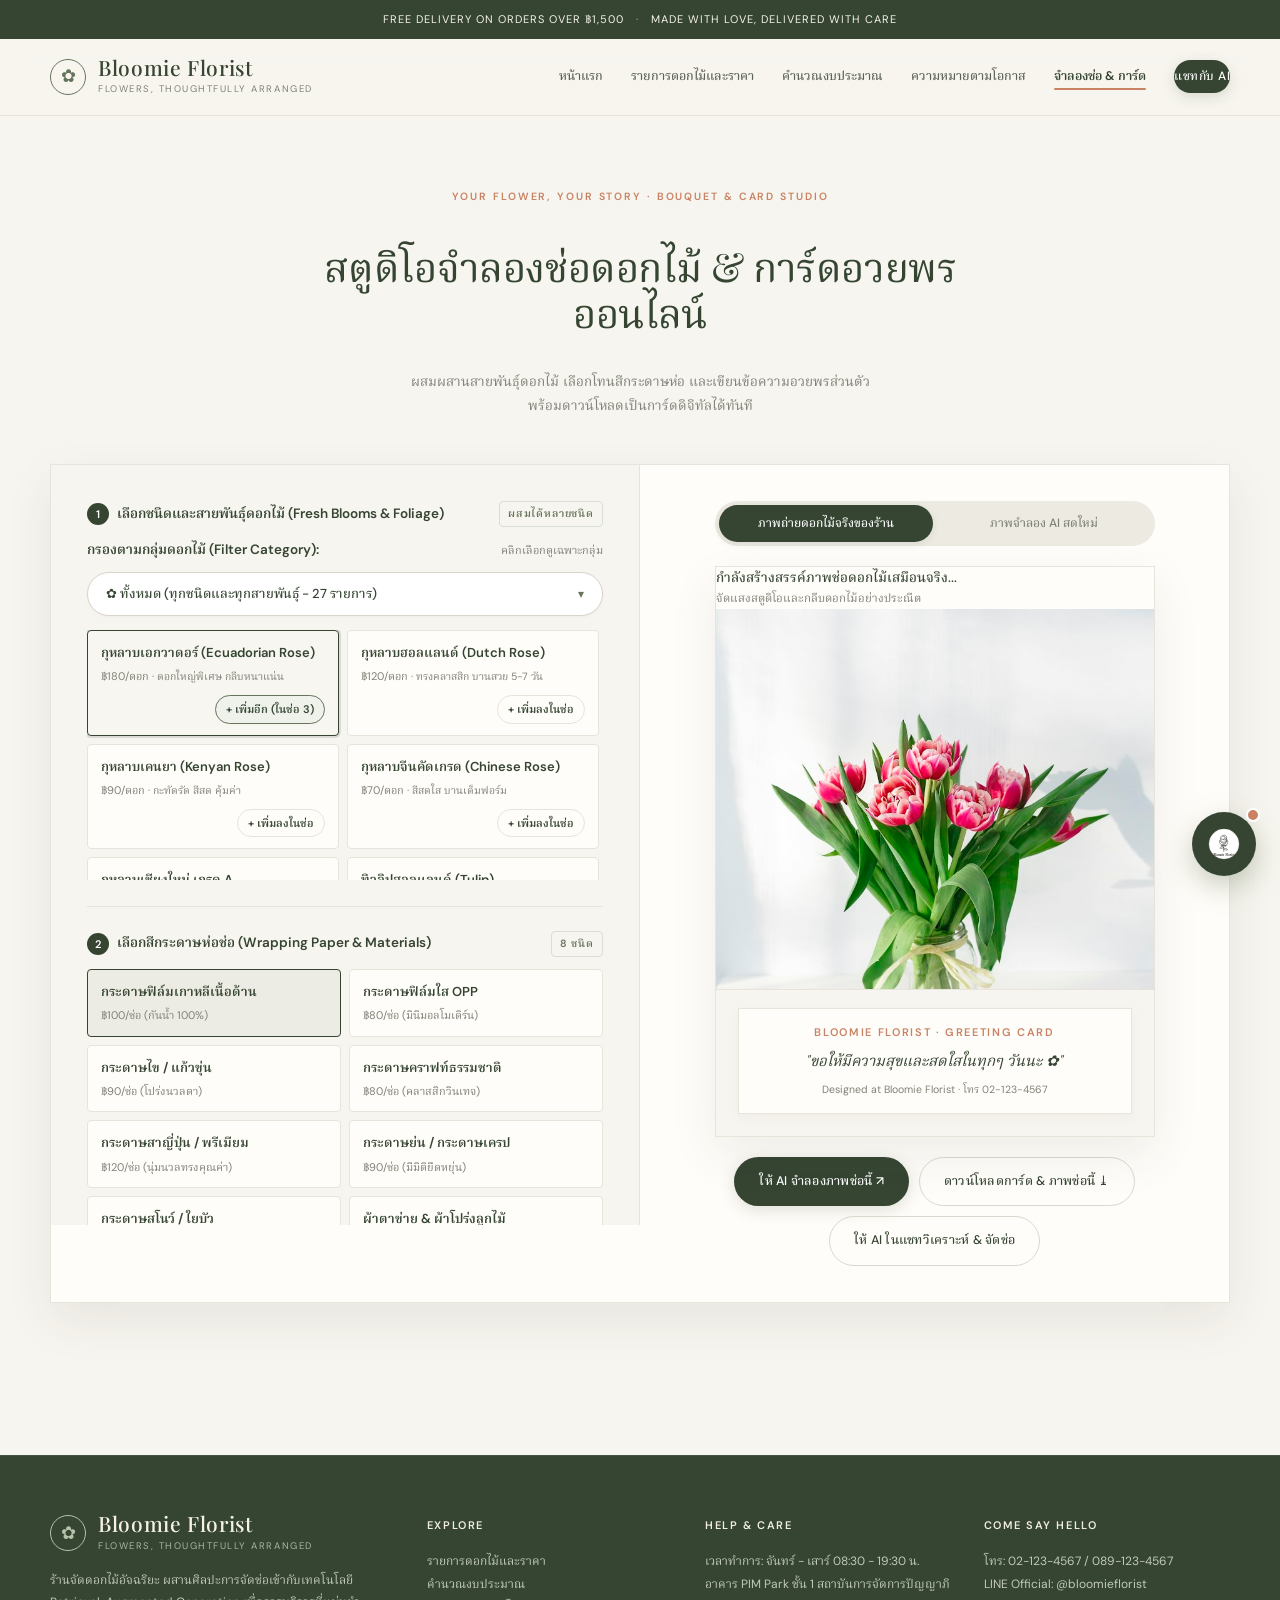
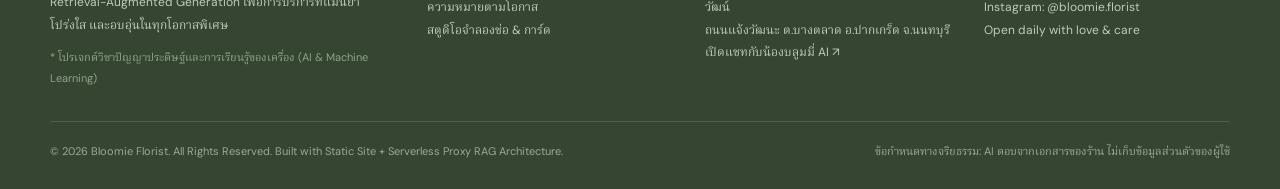
<file: visualizer.html>
<!DOCTYPE html>
<html lang="th">
<head>
  <meta charset="UTF-8">
  <meta name="viewport" content="width=device-width, initial-scale=1.0">
  <title>สตูดิโอจำลองช่อดอกไม้ & การ์ด — Bloomie Florist</title>
  
  <link rel="preconnect" href="https://fonts.googleapis.com">
  <link rel="preconnect" href="https://fonts.gstatic.com" crossorigin>
  <link href="https://fonts.googleapis.com/css2?family=DM+Sans:ital,wght@0,300;0,400;0,500;0,600;0,700;1,400&family=Playfair+Display:ital,wght@0,400;0,500;0,600;0,700;1,400;1,600&family=Noto+Serif+Thai:wght@300;400;500;600&family=Anuphan:wght@300;400;500;600&display=swap" rel="stylesheet">

  <link rel="stylesheet" href="style.css?v=2.1">
</head>
<body>
  <!-- Top Announcement Bar -->
  <div class="announcement">
    FREE DELIVERY ON ORDERS OVER ฿1,500 <span>·</span> MADE WITH LOVE, DELIVERED WITH CARE
  </div>

  <!-- Header Navigation -->
  <header class="nav">
    <div class="container nav-inner">
      <a href="index.html" class="brand">
        <span class="brandmark">✿</span>
        <div class="brand-text">
          <span class="brand-name">Bloomie Florist</span>
          <small>Flowers, thoughtfully arranged</small>
        </div>
      </a>

      <ul class="nav-links" id="navlinks">
        <li><a href="index.html">หน้าแรก</a></li>
        <li><a href="catalog.html">รายการดอกไม้และราคา</a></li>
        <li><a href="budget.html">คำนวณงบประมาณ</a></li>
        <li><a href="occasions.html">ความหมายตามโอกาส</a></li>
        <li><a href="visualizer.html" class="nav-active">จำลองช่อ & การ์ด</a></li>
        <li>
          <a href="javascript:void(0)" onclick="if(window.PimBot) window.PimBot.open();" class="nav-cta-btn">
            แชทกับ AI
          </a>
        </li>
      </ul>

      <button class="iconbtn menu-toggle" id="menuBtn" title="เมนู" onclick="document.getElementById('navlinks').classList.toggle('open');">☰</button>
    </div>
  </header>

  <!-- Bouquet Visualizer & Greeting Card Studio Section -->
  <section id="visualizer" class="section">
    <div class="container">
      <div class="section-head text-center">
        <div class="eyebrow">YOUR FLOWER, YOUR STORY · BOUQUET & CARD STUDIO</div>
        <h2>สตูดิโอจำลองช่อดอกไม้ & การ์ดอวยพรออนไลน์</h2>
        <p>ผสมผสานสายพันธุ์ดอกไม้ เลือกโทนสีกระดาษห่อ และเขียนข้อความอวยพรส่วนตัว พร้อมดาวน์โหลดเป็นการ์ดดิจิทัลได้ทันที</p>
      </div>

      <div class="visualizer-section">
        <div class="visualizer-layout">
          
          <!-- Controls Left Panel -->
          <div class="visualizer-controls">
            
            <!-- หมวดที่ 1: ดอกไม้สดและใบไม้ประดับ -->
            <div class="control-group">
              <div class="studio-category-header">
                <div class="studio-category-title">
                  <span class="studio-category-num">1</span>
                  <span>เลือกชนิดและสายพันธุ์ดอกไม้ (Fresh Blooms & Foliage)</span>
                </div>
                <span class="category-badge-pill">ผสมได้หลายชนิด</span>
              </div>

              <!-- Custom Luxury Dropdown for Flower Species -->
              <div class="studio-dropdown-wrap">
                <label class="studio-dropdown-label">
                  <span>กรองตามกลุ่มดอกไม้ (Filter Category):</span>
                  <span class="studio-dropdown-hint">คลิกเลือกดูเฉพาะกลุ่ม</span>
                </label>
                <div class="custom-select-box" id="flowerCustomSelectBox">
                  <button type="button" class="custom-select-trigger" id="flowerSelectTrigger" onclick="toggleCustomDropdown('flowerCustomSelectBox', event)">
                    <span id="flowerSelectLabel">✿ ทั้งหมด (ทุกชนิดและทุกสายพันธุ์ - 27 รายการ)</span>
                    <span class="custom-select-arrow">▾</span>
                  </button>
                  <div class="custom-select-menu" id="flowerSelectMenu">
                    <div class="custom-option active" data-value="all" onclick="selectStudioCustomOption('all', '✿ ทั้งหมด (ทุกชนิดและทุกสายพันธุ์ - 27 รายการ)', this)">
                      <span class="opt-text">✿ ทั้งหมด (ทุกชนิดและทุกสายพันธุ์ - 27 รายการ)</span>
                      <span class="opt-check">✓</span>
                    </div>
                    <div class="custom-option" data-value="rose" onclick="selectStudioCustomOption('rose', '🌹 กุหลาบทุกสายพันธุ์ (เอกวาดอร์, ฮอลแลนด์, เคนยา, จีน, เชียงใหม่)', this)">
                      <span class="opt-text">🌹 กุหลาบทุกสายพันธุ์ (เอกวาดอร์, ฮอลแลนด์, เคนยา, จีน, เชียงใหม่)</span>
                      <span class="opt-check">✓</span>
                    </div>
                    <div class="custom-option" data-value="tulip" onclick="selectStudioCustomOption('tulip', '🌷 ทิวลิป (Tulip ฮอลแลนด์)', this)">
                      <span class="opt-text">🌷 ทิวลิป (Tulip ฮอลแลนด์)</span>
                      <span class="opt-check">✓</span>
                    </div>
                    <div class="custom-option" data-value="sunflower" onclick="selectStudioCustomOption('sunflower', '🌻 ทานตะวัน (Sunflower ดอกใหญ่สดใส)', this)">
                      <span class="opt-text">🌻 ทานตะวัน (Sunflower ดอกใหญ่สดใส)</span>
                      <span class="opt-check">✓</span>
                    </div>
                    <div class="custom-option" data-value="lily" onclick="selectStudioCustomOption('lily', '⚜️ ลิลลี่ & คาลล่าลิลลี่ (Oriental, Asiatic, Calla)', this)">
                      <span class="opt-text">⚜️ ลิลลี่ & คาลล่าลิลลี่ (Oriental, Asiatic, Calla)</span>
                      <span class="opt-check">✓</span>
                    </div>
                    <div class="custom-option" data-value="hydrangea" onclick="selectStudioCustomOption('hydrangea', '💠 ไฮเดรนเยีย (Hydrangea นำเข้าเนเธอร์แลนด์)', this)">
                      <span class="opt-text">💠 ไฮเดรนเยีย (Hydrangea นำเข้าเนเธอร์แลนด์)</span>
                      <span class="opt-check">✓</span>
                    </div>
                    <div class="custom-option" data-value="premium" onclick="selectStudioCustomOption('premium', '✨ ดอกไม้พรีเมียม (โบตั๋น, รานังคูลัส, ลิเซียนทัส, กล้วยไม้)', this)">
                      <span class="opt-text">✨ ดอกไม้พรีเมียม (โบตั๋น, รานังคูลัส, ลิเซียนทัส, กล้วยไม้)</span>
                      <span class="opt-check">✓</span>
                    </div>
                    <div class="custom-option" data-value="main" onclick="selectStudioCustomOption('main', '🌸 ดอกไม้หลักยอดนิยม (คาร์เนชั่น, เยอบีร่า, เบญจมาศ/มัม)', this)">
                      <span class="opt-text">🌸 ดอกไม้หลักยอดนิยม (คาร์เนชั่น, เยอบีร่า, เบญจมาศ/มัม)</span>
                      <span class="opt-check">✓</span>
                    </div>
                    <div class="custom-option" data-value="filler" onclick="selectStudioCustomOption('filler', '🌿 ดอกไม้แซม & ใบไม้ประดับ (ยิปโซ, แคสเปีย, เดซี่, ฝ้าย, ยูคา ฯลฯ)', this)">
                      <span class="opt-text">🌿 ดอกไม้แซม & ใบไม้ประดับ (ยิปโซ, แคสเปีย, เดซี่, ฝ้าย, ยูคา ฯลฯ)</span>
                      <span class="opt-check">✓</span>
                    </div>
                  </div>
                </div>
              </div>
              
              <!-- Dynamic Flowers Grid -->
              <div class="option-grid" id="flowersGrid">
                <!-- Populated by JS -->
              </div>
            </div>

            <!-- Divider -->
            <div class="studio-section-divider"></div>

            <!-- หมวดที่ 2: กระดาษห่อช่อ -->
            <div class="control-group" id="wrappingSection">
              <div class="studio-category-header">
                <div class="studio-category-title">
                  <span class="studio-category-num">2</span>
                  <span>เลือกสีกระดาษห่อช่อ (Wrapping Paper & Materials)</span>
                </div>
                <span class="category-badge-pill">8 ชนิด</span>
              </div>

              <div class="option-grid">
                <div class="option-card active" onclick="selectPaperOption('korean-matte', 'กระดาษฟิล์มเกาหลีเนื้อด้าน', 100, this)">
                  <div class="flower-opt-name">กระดาษฟิล์มเกาหลีเนื้อด้าน</div>
                  <div class="flower-opt-price">฿100/ช่อ (กันน้ำ 100%)</div>
                </div>
                <div class="option-card" onclick="selectPaperOption('clear-opp', 'กระดาษฟิล์มใสขอบสี (Clear OPP)', 80, this)">
                  <div class="flower-opt-name">กระดาษฟิล์มใส OPP</div>
                  <div class="flower-opt-price">฿80/ช่อ (มินิมอลโมเดิร์น)</div>
                </div>
                <div class="option-card" onclick="selectPaperOption('tracing-paper', 'กระดาษไข / แก้วขุ่น', 90, this)">
                  <div class="flower-opt-name">กระดาษไข / แก้วขุ่น</div>
                  <div class="flower-opt-price">฿90/ช่อ (โปร่งนวลตา)</div>
                </div>
                <div class="option-card" onclick="selectPaperOption('kraft', 'กระดาษคราฟท์รักษ์โลก', 80, this)">
                  <div class="flower-opt-name">กระดาษคราฟท์ธรรมชาติ</div>
                  <div class="flower-opt-price">฿80/ช่อ (คลาสสิกวินเทจ)</div>
                </div>
                <div class="option-card" onclick="selectPaperOption('mulberry', 'กระดาษสาใยธรรมชาติ', 120, this)">
                  <div class="flower-opt-name">กระดาษสาญี่ปุ่น / พรีเมียม</div>
                  <div class="flower-opt-price">฿120/ช่อ (นุ่มนวลทรงคุณค่า)</div>
                </div>
                <div class="option-card" onclick="selectPaperOption('crepe', 'กระดาษย่นเครป', 90, this)">
                  <div class="flower-opt-name">กระดาษย่น / กระดาษเครป</div>
                  <div class="flower-opt-price">฿90/ช่อ (มีมิติยืดหยุ่น)</div>
                </div>
                <div class="option-card" onclick="selectPaperOption('snow', 'กระดาษสโนว์ใยบัว', 110, this)">
                  <div class="flower-opt-name">กระดาษสโนว์ / ใยบัว</div>
                  <div class="flower-opt-price">฿110/ช่อ (หวานละมุน)</div>
                </div>
                <div class="option-card" onclick="selectPaperOption('mesh', 'ผ้าตาข่าย & ผ้าโปร่งลูกไม้', 60, this)">
                  <div class="flower-opt-name">ผ้าตาข่าย & ผ้าโปร่งลูกไม้</div>
                  <div class="flower-opt-price">+฿60/ช่อ (เลเยอร์ซ้อนหรู)</div>
                </div>
              </div>
            </div>

            <!-- Divider -->
            <div class="studio-section-divider"></div>

            <!-- หมวดที่ 3: โบว์ริบบิ้น -->
            <div class="control-group" id="ribbonSection">
              <div class="studio-category-header">
                <div class="studio-category-title">
                  <span class="studio-category-num">3</span>
                  <span>เลือกโบว์ริบบิ้นผูกช่อ (Ribbons & Bows)</span>
                </div>
                <span class="category-badge-pill">8 แบบ</span>
              </div>

              <div class="option-grid">
                <div class="option-card active" onclick="selectRibbonOption('satin', 'ริบบิ้นผ้าซาตินพรีเมียม', 0, this)">
                  <div class="flower-opt-name">ริบบิ้นผ้าซาตินพรีเมียม</div>
                  <div class="flower-opt-price">บริการผูกฟรี</div>
                </div>
                <div class="option-card" onclick="selectRibbonOption('jute', 'เชือกป่านธรรมชาติ / เชือกกระดาษ', 0, this)">
                  <div class="flower-opt-name">เชือกป่าน / เชือกกระดาษ</div>
                  <div class="flower-opt-price">บริการผูกฟรี</div>
                </div>
                <div class="option-card" onclick="selectRibbonOption('chiffon', 'ริบบิ้นผ้าชีฟองขอบรุ่ยฝรั่งเศส', 40, this)">
                  <div class="flower-opt-name">ริบบิ้นชีฟองขอบรุ่ย</div>
                  <div class="flower-opt-price">+฿40/ช่อ (พลิ้วไหวหรูหรา)</div>
                </div>
                <div class="option-card" onclick="selectRibbonOption('organza', 'ริบบิ้นแก้ว ออร์แกนซ่า', 30, this)">
                  <div class="flower-opt-name">ริบบิ้นแก้ว ออร์แกนซ่า</div>
                  <div class="flower-opt-price">+฿30/ช่อ (โปร่งประกาย)</div>
                </div>
                <div class="option-card" onclick="selectRibbonOption('grosgrain', 'ริบบิ้นผ้ากรอสเกรน', 30, this)">
                  <div class="flower-opt-name">ริบบิ้นผ้ากรอสเกรน</div>
                  <div class="flower-opt-price">+฿30/ช่อ (ทนทานคลาสสิก)</div>
                </div>
                <div class="option-card" onclick="selectRibbonOption('velvet', 'ริบบิ้นผ้ากำมะหยี่', 50, this)">
                  <div class="flower-opt-name">ริบบิ้นผ้ากำมะหยี่</div>
                  <div class="flower-opt-price">+฿50/ช่อ (พรีเมียมหรูหรา)</div>
                </div>
                <div class="option-card" onclick="selectRibbonOption('cotton', 'ริบบิ้นผ้าฝ้ายลินิน', 30, this)">
                  <div class="flower-opt-name">ริบบิ้นผ้าฝ้ายลินิน</div>
                  <div class="flower-opt-price">+฿30/ช่อ (เอิร์ธโทน)</div>
                </div>
                <div class="option-card" onclick="selectRibbonOption('lace', 'ริบบิ้นผ้าลูกไม้หวาน', 40, this)">
                  <div class="flower-opt-name">ริบบิ้นผ้าลูกไม้หวาน</div>
                  <div class="flower-opt-price">+฿40/ช่อ (วินเทจ)</div>
                </div>
              </div>
            </div>

            <!-- กล่องสรุปรายการจัดช่อของคุณ (รวมดอกไม้ + กระดาษห่อ + ริบบิ้น) อยู่ใต้ช่องริบบิ้น -->
            <div class="selected-bouquet-card" id="selectedBouquetCard">
              <div class="selected-bouquet-head">
                <div class="selected-bouquet-title">
                  <span style="font-size:16px;">💐</span>
                  <span>รายการดอกไม้และวัสดุในช่อของคุณ</span>
                  <span class="selected-count-badge" id="totalFlowersBadge">0 ดอก</span>
                </div>
                <button type="button" class="clear-bouquet-btn" id="clearBouquetBtn" onclick="clearAllFlowersInBouquet()" style="display:none;" title="ล้างรายการดอกไม้ทั้งหมด">
                  ล้างดอกไม้ทั้งหมด
                </button>
              </div>

              <!-- รายการดอกไม้ กระดาษห่อ และริบบิ้น ที่แอด/เลือกไปแล้ว -->
              <div class="selected-flowers-list" id="selectedFlowersList">
                <!-- Populated by JS -->
              </div>
            </div>

            <!-- Divider -->
            <div class="studio-section-divider"></div>

            <!-- หมวดที่ 4: ข้อความในการ์ดอวยพร -->
            <div class="control-group">
              <div class="studio-category-header">
                <div class="studio-category-title">
                  <span class="studio-category-num">4</span>
                  <span>ข้อความบนการ์ดอวยพร (Digital Greeting Card)</span>
                </div>
                <span class="category-badge-pill">พิมพ์การ์ดฟรี</span>
              </div>

              <input type="text" id="greetingMessageInput" value="ขอให้มีความสุขและสดใสในทุกๆ วันนะ ✿" 
                     style="width:100%; padding:10px 14px; border:1px solid var(--line); border-radius:30px; font-size:13.5px; font-family:inherit; background:var(--paper); outline:none;" 
                     oninput="updateStudioUI()">
            </div>

            <!-- สรุปงบประมาณของช่อที่ออกแบบ -->
            <div style="background:var(--paper); padding:18px 20px; border-radius:4px; margin-top:20px; border:1px solid var(--line);">
              <div style="font-size:11.5px; color:var(--muted); text-transform:uppercase; letter-spacing:0.08em;">ประเมินราคารวมของช่อที่ออกแบบ:</div>
              <div id="visualizerTotalCost" style="font-family:'Playfair Display',serif; font-size:28px; font-weight:500; color:var(--deep); margin:4px 0;">฿850.-</div>
              <div id="visualizerCostBreakdown" style="font-size:12px; color:var(--muted); line-height:1.6;">กุหลาบเอกวาดอร์ + ทิวลิป (฿750) + กระดาษเกาหลี (฿100) + โบว์ซาติน (ฟรี)</div>
            </div>

          </div>

          <!-- Studio Preview Right Panel -->
          <div class="visualizer-canvas-panel">
            
            <!-- Mode Tabs -->
            <div class="studio-mode-tabs">
              <button class="studio-tab-btn active" id="btnRealMode" onclick="setStudioMode('real')">
                ภาพถ่ายดอกไม้จริงของร้าน
              </button>
              <button class="studio-tab-btn" id="btnAIMode" onclick="setStudioMode('ai')">
                ภาพจำลอง AI สดใหม่
              </button>
            </div>

            <!-- Studio Preview Box -->
            <div class="studio-preview-box" id="studioPreviewBox">
              <div class="studio-shimmer-loader" id="studioShimmer">
                <div class="studio-spinner"></div>
                <div style="font-size:13.5px; font-weight:500; color:var(--deep);">กำลังสร้างสรรค์ภาพช่อดอกไม้เสมือนจริง...</div>
                <div style="font-size:11.5px; color:var(--muted);">จัดแสงสตูดิโอและกลีบดอกไม้อย่างประณีต</div>
              </div>

              <!-- Photo Frame: Pure Unobstructed Image -->
              <div class="studio-photo-frame">
                <img id="studioFlowerImage" src="images/rose-red.jpg" alt="Bloomie Florist Preview" />
              </div>

              <!-- Greeting Card Box -->
              <div class="studio-card-box">
                <div class="studio-card-inner">
                  <div class="studio-card-title">BLOOMIE FLORIST · GREETING CARD</div>
                  <div class="studio-card-message" id="studioCardMessage">"ขอให้มีความสุขและสดใสในทุกๆ วันนะ ✿"</div>
                  <div style="font-size:10.5px; color:var(--muted); margin-top:8px;">Designed at Bloomie Florist · โทร 02-123-4567</div>
                </div>
              </div>
            </div>

            <!-- Off-screen Canvas for composite export -->
            <canvas id="bouquetCanvas" width="500" height="660" style="display:none;"></canvas>
            
            <div class="canvas-actions">
              <button class="btn btn-primary" onclick="generateAIBouquetInStudio()">
                ให้ AI จำลองภาพช่อนี้ ↗
              </button>
              <button class="btn btn-outline" onclick="downloadGreetingCard()">
                ดาวน์โหลดการ์ด & ภาพช่อนี้ ⤓
              </button>
              <button class="btn btn-outline" onclick="sendToAIChatWithImage()">
                ให้ AI ในแชทวิเคราะห์ & จัดช่อ
              </button>
            </div>
          </div>

        </div>
      </div>
    </div>
  </section>

  <script>
    const REAL_PHOTOS = {
      'rose-red': 'images/rose-red.jpg',
      'rose-pink': 'images/rose-pink.jpg',
      'sunflower': 'images/sunflower.jpg',
      'tulip': 'images/tulip.jpg',
      'hydrangea': 'images/hydrangea.jpg',
      'lily': 'images/lily.jpg'
    };

    // คลังดอกไม้และสายพันธุ์ครบทุกชนิดในร้าน
    const STUDIO_FLOWERS = [
      // กุหลาบ (Rose Varieties)
      { id: 'rose-ecuador', group: 'rose', name: 'กุหลาบเอกวาดอร์ (Ecuadorian Rose)', tag: 'ดอกใหญ่พิเศษ กลีบหนาแน่น', price: 180, photo: 'rose-red' },
      { id: 'rose-dutch', group: 'rose', name: 'กุหลาบฮอลแลนด์ (Dutch Rose)', tag: 'ทรงคลาสสิก บานสวย 5-7 วัน', price: 120, photo: 'rose-red' },
      { id: 'rose-kenya', group: 'rose', name: 'กุหลาบเคนยา (Kenyan Rose)', tag: 'กะทัดรัด สีสด คุ้มค่า', price: 90, photo: 'rose-pink' },
      { id: 'rose-china', group: 'rose', name: 'กุหลาบจีนคัดเกรด (Chinese Rose)', tag: 'สีสดใส บานเต็มฟอร์ม', price: 70, photo: 'rose-pink' },
      { id: 'rose-cm', group: 'rose', name: 'กุหลาบเชียงใหม่ เกรด A', tag: 'โครงการหลวง กลิ่นหอมธรรมชาติ', price: 50, photo: 'rose-pink' },

      // ทิวลิป (Tulip)
      { id: 'tulip', group: 'tulip', name: 'ทิวลิปฮอลแลนด์ (Tulip)', tag: 'มินิมอลโมเดิร์น เรียบหรู', price: 100, photo: 'tulip' },

      // ทานตะวัน (Sunflower)
      { id: 'sunflower', group: 'sunflower', name: 'ทานตะวัน (Sunflower)', tag: 'ดอกใหญ่สดใส สู้แสงแดด', price: 80, photo: 'sunflower' },

      // ไฮเดรนเยีย (Hydrangea)
      { id: 'hydrangea', group: 'hydrangea', name: 'ไฮเดรนเยีย (Hydrangea)', tag: 'พุ่มกลมใหญ่ นำเข้าเนเธอร์แลนด์', price: 250, photo: 'hydrangea' },

      // ลิลลี่ & คาลล่า (Lily)
      { id: 'lily-oriental', group: 'lily', name: 'ลิลลี่โอเรียนทอล (Oriental Lily)', tag: 'ดอกใหญ่ ส่งกลิ่นหอมฟุ้ง', price: 180, photo: 'lily' },
      { id: 'lily-asiatic', group: 'lily', name: 'ลิลลี่เอเชียติก (Asiatic Lily)', tag: 'สีสดใส ไม่มีกลิ่นฉุน', price: 140, photo: 'lily' },
      { id: 'calla-lily', group: 'lily', name: 'คาลล่าลิลลี่ (Calla Lily)', tag: 'ทรงกรวย สง่างาม โมเดิร์น', price: 160, photo: 'lily' },

      // พรีเมียม (Premium Blooms)
      { id: 'peony', group: 'premium', name: 'โบตั๋น / พีโอนี (Peony)', tag: 'ราชินีแห่งดอกไม้ ฟูหนาหรูหรา', price: 380, photo: 'rose-pink' },
      { id: 'ranunculus', group: 'premium', name: 'รานังคูลัส (Ranunculus)', tag: 'กุหลาบสายลม กลีบซ้อนละเอียด', price: 120, photo: 'tulip' },
      { id: 'lisianthus', group: 'premium', name: 'ลิเซียนทัส (Lisianthus)', tag: 'กลีบบอบบางดั่งผ้าซาติน', price: 75, photo: 'rose-pink' },
      { id: 'orchid', group: 'premium', name: 'กล้วยไม้ฟาแลนนอปซิส (Orchid)', tag: 'หรูหรา มั่งคั่ง มั่นคง', price: 150, photo: 'lily' },

      // ดอกไม้หลักยอดนิยมอื่นๆ (Main)
      { id: 'carnation', group: 'main', name: 'คาร์เนชั่น (Carnation)', tag: 'กลีบหยักนุ่มนวล บานทนนาน', price: 50, photo: 'rose-pink' },
      { id: 'gerbera', group: 'main', name: 'เยอบีร่า (Gerbera)', tag: 'สีสันจัดจ้าน ทนทานสูง', price: 50, photo: 'sunflower' },
      { id: 'chrysanthemum', group: 'main', name: 'เบญจมาศ / มัมปิงปอง (Mum)', tag: 'ทรงกลมฟูน่ารัก สไตล์ญี่ปุ่น', price: 55, photo: 'rose-pink' },

      // ดอกแซม & ใบไม้ประดับ (Filler & Foliage)
      { id: 'gypsophila', group: 'filler', name: 'ยิปโซ (Baby\'s Breath)', tag: 'พุ่มละอองขาวฟูละมุน', price: 200, photo: 'rose-red' },
      { id: 'caspia', group: 'filler', name: 'แคสเปีย & สแตติส (Caspia)', tag: 'กิ่งละเอียด แห้งแล้วคงรูป', price: 140, photo: 'tulip' },
      { id: 'waxflower', group: 'filler', name: 'ดอกแว็กซ์ (Waxflower)', tag: 'ดอกจิ๋วมันเงา หอมอโรมา', price: 180, photo: 'rose-pink' },
      { id: 'daisy', group: 'filler', name: 'เดซี่ (Daisy)', tag: 'ขาว-เหลือง สดใสน่ารัก', price: 150, photo: 'sunflower' },
      { id: 'cutter', group: 'filler', name: 'คัตเตอร์ & สุ่ย (Cutter)', tag: 'ดอกแซมสีขาว คลาสสิก', price: 110, photo: 'lily' },
      { id: 'cotton', group: 'filler', name: 'ดอกฝ้ายธรรมชาติ (Cotton)', tag: 'ปุยฝ้ายสีขาวนุ่ม สไตล์เกาหลี', price: 80, photo: 'lily' },
      { id: 'eucalyptus', group: 'filler', name: 'ใบยูคาลิปตัส / ใบเงิน', tag: 'ใบกลมสีเงิน หอมสดชื่น', price: 130, photo: 'rose-red' },
      { id: 'putt-leaf', group: 'filler', name: 'ใบพุด & เฟิร์นนาคราช', tag: 'ใบเขียวสด ดันทรงช่อ', price: 65, photo: 'rose-red' },
      { id: 'pine', group: 'filler', name: 'สนหอม (Pine Foliage)', tag: 'กลิ่นหอมสะอาด ทรงพุ่มสวย', price: 90, photo: 'rose-red' }
    ];

    const visualizerState = {
      bouquetItems: [
        { id: 'rose-ecuador', count: 3 },
        { id: 'tulip', count: 3 }
      ],
      previewFlowerId: 'rose-ecuador',
      currentFlowerGroup: 'all',
      paperId: 'korean-matte',
      paperName: 'กระดาษฟิล์มเกาหลีเนื้อด้าน',
      paperPrice: 100,
      ribbonId: 'satin',
      ribbonName: 'ริบบิ้นผ้าซาตินพรีเมียม',
      ribbonPrice: 0,
      greeting: 'ขอให้มีความสุขและสดใสในทุกๆ วันนะ ✿'
    };

    let currentStudioMode = 'real';
    let currentAIImageUrl = '';

    // เรนเดอร์การ์ดดอกไม้ตามฟิลเตอร์
    function renderFlowersGrid(group = visualizerState.currentFlowerGroup) {
      visualizerState.currentFlowerGroup = group;
      const grid = document.getElementById('flowersGrid');
      if (!grid) return;

      const filtered = STUDIO_FLOWERS.filter(f => {
        if (group === 'all') return true;
        return f.group === group;
      });

      grid.innerHTML = filtered.map(f => {
        const itemInBouquet = visualizerState.bouquetItems.find(b => b.id === f.id);
        const countInBouquet = itemInBouquet ? itemInBouquet.count : 0;
        const isViewing = visualizerState.previewFlowerId === f.id;

        return `
          <div class="option-card flower-card ${isViewing ? 'viewing' : ''}" onclick="previewFlower('${f.id}')">
            <div class="flower-card-top">
              <div class="flower-opt-name">${f.name}</div>
            </div>
            <div class="flower-opt-price">฿${f.price}/ดอก · <span style="color:var(--muted); font-size:10.5px;">${f.tag}</span></div>
            <div class="flower-card-footer">
              <button type="button" class="btn-add-to-bouquet ${countInBouquet > 0 ? 'added' : ''}" onclick="addFlowerToBouquet('${f.id}', event)">
                ${countInBouquet > 0 ? `+ เพิ่มอีก (ในช่อ ${countInBouquet})` : '+ เพิ่มลงในช่อ'}
              </button>
            </div>
          </div>
        `;
      }).join('');
    }

    // คลิกดูรูปดอกไม้
    function previewFlower(id) {
      visualizerState.previewFlowerId = id;
      const f = STUDIO_FLOWERS.find(x => x.id === id);
      if (!f) return;

      renderFlowersGrid(visualizerState.currentFlowerGroup);

      const img = document.getElementById('studioFlowerImage');
      if (img) {
        img.src = REAL_PHOTOS[f.photo] || 'images/rose-red.jpg';
      }

      const badge = document.getElementById('studioFlowerBadge');
      if (badge) {
        badge.innerText = `พรีวิวดอกไม้: ${f.name}`;
      }

      setStudioMode('real', false);
    }

    // เพิ่มดอกไม้ลงในช่อ
    function addFlowerToBouquet(id, event) {
      if (event) event.stopPropagation();
      const existing = visualizerState.bouquetItems.find(b => b.id === id);
      if (existing) {
        existing.count += 1;
      } else {
        visualizerState.bouquetItems.push({ id: id, count: 1 });
      }

      visualizerState.previewFlowerId = id;

      renderFlowersGrid(visualizerState.currentFlowerGroup);
      renderSelectedBouquetList();
      updateVisualizerCost();
      updateStudioUI();
    }

    // ปรับจำนวนดอกไม้ในช่อ (+ หรือ -)
    function updateFlowerQty(id, delta) {
      const idx = visualizerState.bouquetItems.findIndex(b => b.id === id);
      if (idx === -1) return;

      visualizerState.bouquetItems[idx].count += delta;
      if (visualizerState.bouquetItems[idx].count <= 0) {
        visualizerState.bouquetItems.splice(idx, 1);
      }

      renderFlowersGrid(visualizerState.currentFlowerGroup);
      renderSelectedBouquetList();
      updateVisualizerCost();
      updateStudioUI();
    }

    // ลบดอกไม้ออกจากช่อ
    function removeFlowerFromBouquet(id) {
      const idx = visualizerState.bouquetItems.findIndex(b => b.id === id);
      if (idx !== -1) {
        visualizerState.bouquetItems.splice(idx, 1);
      }
      renderFlowersGrid(visualizerState.currentFlowerGroup);
      renderSelectedBouquetList();
      updateVisualizerCost();
      updateStudioUI();
    }

    // ล้างรายการดอกไม้ทั้งหมด
    function clearAllFlowersInBouquet() {
      visualizerState.bouquetItems = [];
      renderFlowersGrid(visualizerState.currentFlowerGroup);
      renderSelectedBouquetList();
      updateVisualizerCost();
      updateStudioUI();
    }

    // นำกระดาษห่อออกจากช่อ
    function removePaperFromBouquet() {
      visualizerState.paperId = 'none';
      visualizerState.paperName = 'ไม่รับกระดาษห่อ (ช่อก้านเปลือย)';
      visualizerState.paperPrice = 0;
      const wrapGroup = document.getElementById('wrappingSection');
      if (wrapGroup) {
        wrapGroup.querySelectorAll('.option-card').forEach(c => c.classList.remove('active'));
      }
      renderSelectedBouquetList();
      updateVisualizerCost();
      updateStudioUI();
    }

    // นำโบว์ริบบิ้นออกจากช่อ
    function removeRibbonFromBouquet() {
      visualizerState.ribbonId = 'none';
      visualizerState.ribbonName = 'ไม่รับโบว์ริบบิ้น';
      visualizerState.ribbonPrice = 0;
      const ribGroup = document.getElementById('ribbonSection');
      if (ribGroup) {
        ribGroup.querySelectorAll('.option-card').forEach(c => c.classList.remove('active'));
      }
      renderSelectedBouquetList();
      updateVisualizerCost();
      updateStudioUI();
    }

    // แสดงผลรายการดอกไม้และวัสดุจัดช่อ (อยู่ใต้ช่องริบบิ้น)
    function renderSelectedBouquetList() {
      const listEl = document.getElementById('selectedFlowersList');
      const badgeEl = document.getElementById('totalFlowersBadge');
      const clearBtn = document.getElementById('clearBouquetBtn');
      if (!listEl) return;

      const items = visualizerState.bouquetItems;
      const totalCount = items.reduce((sum, item) => sum + item.count, 0);

      if (badgeEl) badgeEl.innerText = `${totalCount} ดอก`;
      if (clearBtn) clearBtn.style.display = items.length > 0 ? 'inline-block' : 'none';

      let html = '';

      // 1. หมวดดอกไม้สด
      if (items.length === 0) {
        html += `
          <div class="bouquet-empty-state">
            <span style="font-size:18px;">✿</span>
            <span>ยังไม่ได้เพิ่มดอกไม้ลงในช่อ คลิกที่การ์ดดอกไม้ในหมวดที่ 1 ด้านบน แล้วกด <strong>"+ เพิ่มลงในช่อ"</strong> ได้เลยค่ะ</span>
          </div>
        `;
      } else {
        html += items.map(item => {
          const f = STUDIO_FLOWERS.find(x => x.id === item.id) || { name: item.id, price: 100 };
          const subtotal = item.count * f.price;
          return `
            <div class="selected-flower-row">
              <div class="selected-flower-info">
                <div class="selected-flower-name">${f.name}</div>
                <div class="selected-flower-price">฿${f.price} / ดอก</div>
              </div>
              <div class="selected-flower-actions">
                <div class="qty-counter">
                  <button type="button" class="qty-btn" onclick="updateFlowerQty('${item.id}', -1)" title="ลดจำนวน">−</button>
                  <span class="qty-num">${item.count} ดอก</span>
                  <button type="button" class="qty-btn" onclick="updateFlowerQty('${item.id}', 1)" title="เพิ่มจำนวน">+</button>
                </div>
                <div class="selected-flower-subtotal">฿${subtotal.toLocaleString()}</div>
                <button type="button" class="del-flower-btn" onclick="removeFlowerFromBouquet('${item.id}')" title="ลบออกจากช่อ">✕</button>
              </div>
            </div>
          `;
        }).join('');
      }

      // 2. หมวดวัสดุห่อช่อและริบบิ้น
      html += `
        <div class="selected-section-subhead">
          <span>วัสดุและอุปกรณ์ห่อช่อ (Wrapping & Ribbons)</span>
        </div>
      `;

      // แถวกระดาษห่อ
      if (visualizerState.paperId && visualizerState.paperId !== 'none') {
        html += `
          <div class="selected-flower-row material-row">
            <div class="selected-flower-info">
              <div class="selected-flower-name"><span class="material-icon">🎁</span> ${visualizerState.paperName}</div>
              <div class="selected-flower-price">กระดาษห่อช่อที่เลือก (หมวดที่ 2)</div>
            </div>
            <div class="selected-flower-actions">
              <span class="material-badge-pill">เลือกแล้ว</span>
              <div class="selected-flower-subtotal">฿${visualizerState.paperPrice.toLocaleString()}</div>
              <button type="button" class="del-flower-btn" onclick="removePaperFromBouquet()" title="ไม่รับกระดาษห่อ (ช่อก้านเปลือย)">✕</button>
            </div>
          </div>
        `;
      } else {
        html += `
          <div class="selected-flower-row material-row empty-material">
            <div class="selected-flower-info">
              <div class="selected-flower-name" style="color:var(--muted);"><span class="material-icon">🎁</span> ไม่รับกระดาษห่อ (ช่อก้านเปลือย)</div>
              <div class="selected-flower-price">คลิกเลือกในหมวดที่ 2 ด้านบนหากต้องการเพิ่มกระดาษห่อ</div>
            </div>
            <div class="selected-flower-actions">
              <div class="selected-flower-subtotal">฿0</div>
            </div>
          </div>
        `;
      }

      // แถวโบว์ริบบิ้น
      if (visualizerState.ribbonId && visualizerState.ribbonId !== 'none') {
        html += `
          <div class="selected-flower-row material-row">
            <div class="selected-flower-info">
              <div class="selected-flower-name"><span class="material-icon">🎀</span> ${visualizerState.ribbonName}</div>
              <div class="selected-flower-price">โบว์ริบบิ้นผูกช่อที่เลือก (หมวดที่ 3)</div>
            </div>
            <div class="selected-flower-actions">
              <span class="material-badge-pill">เลือกแล้ว</span>
              <div class="selected-flower-subtotal">${visualizerState.ribbonPrice === 0 ? 'บริการฟรี' : '฿' + visualizerState.ribbonPrice.toLocaleString()}</div>
              <button type="button" class="del-flower-btn" onclick="removeRibbonFromBouquet()" title="ไม่รับโบว์ริบบิ้น">✕</button>
            </div>
          </div>
        `;
      } else {
        html += `
          <div class="selected-flower-row material-row empty-material">
            <div class="selected-flower-info">
              <div class="selected-flower-name" style="color:var(--muted);"><span class="material-icon">🎀</span> ไม่รับโบว์ริบบิ้น</div>
              <div class="selected-flower-price">คลิกเลือกในหมวดที่ 3 ด้านบนหากต้องการเพิ่มริบบิ้น</div>
            </div>
            <div class="selected-flower-actions">
              <div class="selected-flower-subtotal">ฟรี</div>
            </div>
          </div>
        `;
      }

      listEl.innerHTML = html;
    }

    // ควบคุม Custom Luxury Dropdown
    function toggleCustomDropdown(boxId, event) {
      if (event) event.stopPropagation();
      const box = document.getElementById(boxId);
      if (!box) return;
      const isOpen = box.classList.contains('open');
      document.querySelectorAll('.custom-select-box').forEach(b => b.classList.remove('open'));
      if (!isOpen) {
        box.classList.add('open');
      }
    }

    function selectStudioCustomOption(group, label, el) {
      const box = document.getElementById('flowerCustomSelectBox');
      const labelEl = document.getElementById('flowerSelectLabel');
      if (labelEl) labelEl.innerText = label;

      if (box) {
        box.querySelectorAll('.custom-option').forEach(opt => opt.classList.remove('active'));
        if (el) el.classList.add('active');
        box.classList.remove('open');
      }

      filterStudioFlowers(group);
    }

    document.addEventListener('click', () => {
      document.querySelectorAll('.custom-select-box').forEach(b => b.classList.remove('open'));
    });

    // เลือกฟิลเตอร์ดอกไม้
    function filterStudioFlowers(group) {
      const controls = document.querySelector('.visualizer-controls');
      const prevScroll = controls ? controls.scrollTop : 0;

      renderFlowersGrid(group);

      if (controls) {
        controls.scrollTop = prevScroll;
      }
    }

    function selectPaperOption(id, name, price, element) {
      const wrapGroup = document.getElementById('wrappingSection');
      if (wrapGroup) {
        wrapGroup.querySelectorAll('.option-card').forEach(c => c.classList.remove('active'));
      } else if (element && element.parentElement) {
        element.parentElement.querySelectorAll('.option-card').forEach(c => c.classList.remove('active'));
      }
      if (element) element.classList.add('active');
      visualizerState.paperId = id;
      visualizerState.paperName = name;
      visualizerState.paperPrice = price;
      renderSelectedBouquetList();
      updateVisualizerCost();
      updateStudioUI();
    }

    function selectRibbonOption(id, name, price, element) {
      const ribGroup = document.getElementById('ribbonSection');
      if (ribGroup) {
        ribGroup.querySelectorAll('.option-card').forEach(c => c.classList.remove('active'));
      } else if (element && element.parentElement) {
        element.parentElement.querySelectorAll('.option-card').forEach(c => c.classList.remove('active'));
      }
      if (element) element.classList.add('active');
      visualizerState.ribbonId = id;
      visualizerState.ribbonName = name;
      visualizerState.ribbonPrice = price;
      renderSelectedBouquetList();
      updateVisualizerCost();
      updateStudioUI();
    }

    function updateVisualizerCost() {
      let flowersTotal = 0;
      let totalCount = 0;
      const flowerSummaryList = [];

      visualizerState.bouquetItems.forEach(item => {
        const f = STUDIO_FLOWERS.find(x => x.id === item.id);
        if (f) {
          flowersTotal += f.price * item.count;
          totalCount += item.count;
          flowerSummaryList.push(`${f.name.split(' (')[0]} ${item.count} ดอก`);
        }
      });

      const total = flowersTotal + visualizerState.paperPrice + visualizerState.ribbonPrice;
      const totalCostEl = document.getElementById('visualizerTotalCost');
      const breakdownEl = document.getElementById('visualizerCostBreakdown');
      const priceBadge = document.getElementById('studioPriceBadge');

      if (totalCostEl) totalCostEl.innerText = `฿${total.toLocaleString()}.-`;
      if (priceBadge) priceBadge.innerText = `฿${total.toLocaleString()}.-`;

      if (breakdownEl) {
        const paperStr = visualizerState.paperId !== 'none' ? ` + ${visualizerState.paperName} (฿${visualizerState.paperPrice})` : '';
        const ribbonStr = visualizerState.ribbonId !== 'none' ? ` + ${visualizerState.ribbonName} (${visualizerState.ribbonPrice === 0 ? 'ฟรี' : '฿' + visualizerState.ribbonPrice})` : '';
        
        if (visualizerState.bouquetItems.length === 0) {
          breakdownEl.innerText = `ยังไม่มีดอกไม้ในช่อ${paperStr}${ribbonStr}`;
        } else {
          breakdownEl.innerText = `${flowerSummaryList.join(' + ')} (฿${flowersTotal.toLocaleString()})${paperStr}${ribbonStr}`;
        }
      }
    }

    function setStudioMode(mode, triggerGenerate = true) {
      currentStudioMode = mode;
      const btnReal = document.getElementById('btnRealMode');
      const btnAI = document.getElementById('btnAIMode');
      if (btnReal) btnReal.classList.toggle('active', mode === 'real');
      if (btnAI) btnAI.classList.toggle('active', mode === 'ai');

      const img = document.getElementById('studioFlowerImage');
      if (mode === 'real') {
        const f = STUDIO_FLOWERS.find(x => x.id === visualizerState.previewFlowerId) || STUDIO_FLOWERS[0];
        let photoKey = f ? f.photo : 'rose-red';
        if (img) img.src = REAL_PHOTOS[photoKey] || 'images/rose-red.jpg';
      } else {
        if (currentAIImageUrl) {
          if (img) img.src = currentAIImageUrl;
        } else if (triggerGenerate) {
          generateAIBouquetInStudio();
        }
      }
      setTimeout(renderCompositeCanvas, 200);
    }

    function updateStudioUI() {
      const img = document.getElementById('studioFlowerImage');
      if (img && currentStudioMode === 'real') {
        const f = STUDIO_FLOWERS.find(x => x.id === visualizerState.previewFlowerId) || STUDIO_FLOWERS[0];
        let photoKey = f ? f.photo : 'rose-red';
        img.src = REAL_PHOTOS[photoKey] || 'images/rose-red.jpg';
      }

      const flowerBadge = document.getElementById('studioFlowerBadge');
      const paperBadge = document.getElementById('studioPaperBadge');
      const ribbonBadge = document.getElementById('studioRibbonBadge');
      const cardMsg = document.getElementById('studioCardMessage');
      const inputMsg = document.getElementById('greetingMessageInput');

      if (flowerBadge) {
        const totalCount = visualizerState.bouquetItems.reduce((sum, item) => sum + item.count, 0);
        if (totalCount > 0) {
          const names = visualizerState.bouquetItems.map(item => {
            const f = STUDIO_FLOWERS.find(x => x.id === item.id);
            return f ? `${f.name.split(' (')[0]} (${item.count})` : '';
          }).filter(Boolean).slice(0, 3).join(' · ');
          flowerBadge.innerText = `${names} (รวม ${totalCount} ดอก)`;
        } else {
          flowerBadge.innerText = `เลือกดอกไม้ลงในช่อ`;
        }
      }

      if (paperBadge) paperBadge.innerText = visualizerState.paperName;
      if (ribbonBadge) ribbonBadge.innerText = visualizerState.ribbonName;
      if (cardMsg && inputMsg) {
        cardMsg.innerText = `"${inputMsg.value || 'ขอให้มีความสุขในทุกๆ วันนะ ✿'}"`;
      }

      setTimeout(renderCompositeCanvas, 150);
    }

    // AI สร้างภาพช่อดอกไม้จริงจากข้อมูลทั้งหมด (โมเดล Flux ฟรี 100% ไม่เสียเครดิต)
    async function generateAIBouquetInStudio() {
      const shimmer = document.getElementById('studioShimmer');
      if (shimmer) shimmer.style.display = 'flex';
      setStudioMode('ai', false);

      // สร้างคำอธิบายดอกไม้แต่ละชนิดตามที่ลูกค้าแอดมา
      let flowerDescriptions = [];
      visualizerState.bouquetItems.forEach(item => {
        const f = STUDIO_FLOWERS.find(x => x.id === item.id);
        if (f) {
          const count = item.count;
          let desc = `${count} bespoke fresh blooms`;
          if (f.id.includes('rose-ecuador')) desc = `${count} grand velvety crimson red Ecuadorian roses`;
          else if (f.id.includes('rose-dutch')) desc = `${count} elegant classic Dutch roses`;
          else if (f.id.includes('rose-kenya') || f.id.includes('rose-cm')) desc = `${count} delicate soft blush pink roses`;
          else if (f.id.includes('rose')) desc = `${count} premium fresh roses`;
          else if (f.id === 'tulip') desc = `${count} graceful blooming Dutch tulips in pastel shades`;
          else if (f.id === 'sunflower') desc = `${count} radiant golden blooming sunflowers`;
          else if (f.id === 'hydrangea') desc = `${count} lush cloud-like hydrangea blooms`;
          else if (f.id.includes('lily')) desc = `${count} majestic white oriental lilies`;
          else if (f.id === 'peony') desc = `${count} ruffled blush peony blossoms`;
          else if (f.id === 'carnation') desc = `${count} soft ruffled carnations`;
          else if (f.id === 'gerbera') desc = `${count} bright gerbera daisies`;
          else if (f.id === 'gypsophila') desc = `ethereal fluffy white baby's breath`;
          else if (f.id === 'daisy') desc = `${count} cheerful white daisies`;
          else if (f.id === 'eucalyptus') desc = `silver-green eucalyptus foliage`;
          else desc = `${count} fresh ${f.name.split(' (')[0]}`;
          flowerDescriptions.push(desc);
        }
      });

      let flowersString = flowerDescriptions.length > 0 
        ? flowerDescriptions.join(' and ') 
        : 'handcrafted bespoke roses and tulips';

      // คำอธิบายกระดาษห่อ
      let wrapDesc = 'wrapped in aesthetic korean matte paper with origami pleats';
      if (visualizerState.paperId === 'clear-opp') wrapDesc = 'minimalist clear cellophane OPP wrapping';
      else if (visualizerState.paperId === 'kraft') wrapDesc = 'rustic earth-toned Kraft wrapping paper';
      else if (visualizerState.paperId === 'mulberry') wrapDesc = 'luxurious textured Japanese mulberry paper';
      else if (visualizerState.paperId === 'tracing-paper') wrapDesc = 'translucent frosted tracing paper';
      else if (visualizerState.paperId === 'crepe') wrapDesc = 'textured pleated crepe paper wrapping';
      else if (visualizerState.paperId === 'snow') wrapDesc = 'ethereal snow net textured wrap';
      else if (visualizerState.paperId === 'mesh') wrapDesc = 'delicate layer of floral mesh lace and paper';
      else if (visualizerState.paperId === 'none') wrapDesc = 'fresh raw cut flower stems gathered without wrapping';

      // คำอธิบายริบบิ้น
      let ribbonDesc = 'tied with an exquisite silky satin ribbon bow';
      if (visualizerState.ribbonId === 'jute') ribbonDesc = 'tied with natural rustic jute twine';
      else if (visualizerState.ribbonId === 'chiffon') ribbonDesc = 'tied with romantic flowing frayed-edge chiffon ribbon';
      else if (visualizerState.ribbonId === 'organza') ribbonDesc = 'tied with sheer shimmering organza ribbon';
      else if (visualizerState.ribbonId === 'grosgrain') ribbonDesc = 'tied with crisp striped grosgrain ribbon';
      else if (visualizerState.ribbonId === 'velvet') ribbonDesc = 'tied with rich velvet ribbon bow';
      else if (visualizerState.ribbonId === 'cotton') ribbonDesc = 'tied with textured earth-toned linen cotton ribbon';
      else if (visualizerState.ribbonId === 'lace') ribbonDesc = 'tied with delicate vintage floral lace ribbon';
      else if (visualizerState.ribbonId === 'none') ribbonDesc = 'neatly gathered stems';

      const seed = Math.floor(Math.random() * 899999 + 100000);
      const fullPrompt = `masterpiece award-winning professional florist studio photography of a bespoke floral bouquet featuring ${flowersString}, accented with delicate foliage, ${wrapDesc}, ${ribbonDesc}, florist boutique studio background with soft warm morning sunlight, 8k resolution, crisp sharp macro focus, hyperrealistic commercial quality`;
      
      // โมเดล Flux บน Pollinations.ai (ฟรี 100% ไม่เสียเงิน ไม่เสียเครดิต)
      const url = `https://image.pollinations.ai/prompt/${encodeURIComponent(fullPrompt)}?width=600&height=700&nologo=true&seed=${seed}&model=flux`;

      const testImg = new Image();
      testImg.onload = () => {
        currentAIImageUrl = url;
        const imgEl = document.getElementById('studioFlowerImage');
        if (imgEl) imgEl.src = url;
        if (shimmer) shimmer.style.display = 'none';
        renderCompositeCanvas();
      };
      testImg.onerror = () => {
        const imgEl = document.getElementById('studioFlowerImage');
        if (imgEl) imgEl.src = REAL_PHOTOS['rose-red'];
        if (shimmer) shimmer.style.display = 'none';
        renderCompositeCanvas();
      };
      testImg.src = url;
    }

    function renderCompositeCanvas() {
      const canvas = document.getElementById('bouquetCanvas');
      if (!canvas) return;
      const ctx = canvas.getContext('2d');
      ctx.fillStyle = '#f7f5ef';
      ctx.fillRect(0, 0, canvas.width, canvas.height);

      const img = document.getElementById('studioFlowerImage');
      if (img && img.complete && img.naturalWidth > 0) {
        try {
          ctx.drawImage(img, 20, 20, 460, 460);
        } catch(e) {}
      }

      ctx.fillStyle = '#fffdf9';
      roundRect(ctx, 20, 490, 460, 150, 10);
      ctx.fill();
      ctx.strokeStyle = '#e8e4db';
      ctx.stroke();

      ctx.fillStyle = '#354532';
      ctx.font = 'bold 18px "Playfair Display", Georgia, serif';
      ctx.fillText('Bloomie Florist Digital Greeting Card', 40, 525);

      ctx.fillStyle = '#7f8278';
      ctx.font = '14px "DM Sans", sans-serif';
      const msg = document.getElementById('greetingMessageInput')?.value || visualizerState.greeting;
      wrapText(ctx, `"${msg}"`, 40, 555, 420, 24);

      ctx.fillStyle = '#354532';
      ctx.font = 'bold 15px "Playfair Display", Georgia, serif';
      const costText = document.getElementById('visualizerTotalCost')?.innerText || '฿850.-';
      ctx.fillText(`ประเมินราคาช่อ: ${costText}`, 40, 620);
    }

    function roundRect(ctx, x, y, w, h, r) {
      ctx.beginPath();
      ctx.moveTo(x + r, y);
      ctx.arcTo(x + w, y, x + w, y + h, r);
      ctx.arcTo(x + w, y + h, x, y + h, r);
      ctx.arcTo(x, y + h, x, y, r);
      ctx.arcTo(x, y, x + w, y, r);
      ctx.closePath();
    }

    function wrapText(ctx, text, x, y, maxWidth, lineHeight) {
      const words = text.split(' ');
      let line = '';
      for (let n = 0; n < words.length; n++) {
        const testLine = line + words[n] + ' ';
        const metrics = ctx.measureText(testLine);
        if (metrics.width > maxWidth && n > 0) {
          ctx.fillText(line, x, y);
          line = words[n] + ' ';
          y += lineHeight;
        } else {
          line = testLine;
        }
      }
      ctx.fillText(line, x, y);
    }

    function downloadGreetingCard() {
      renderCompositeCanvas();
      const canvas = document.getElementById('bouquetCanvas');
      const a = document.createElement('a');
      a.download = 'bloomie-greeting-card.png';
      a.href = canvas.toDataURL('image/png');
      a.click();
    }

    function sendToAIChatWithImage() {
      const flowerSummary = visualizerState.bouquetItems.map(item => {
        const f = STUDIO_FLOWERS.find(x => x.id === item.id);
        return f ? `${f.name.split(' (')[0]} (${item.count} ดอก)` : '';
      }).filter(Boolean).join(', ') || 'ช่อดอกไม้รวม';

      const totalCount = visualizerState.bouquetItems.reduce((sum, item) => sum + item.count, 0);
      const paper = visualizerState.paperName;
      const ribbon = visualizerState.ribbonName;
      const total = document.getElementById('visualizerTotalCost')?.innerText || '฿850.-';

      const promptMsg = `ฉันออกแบบช่อดอกไม้: ${flowerSummary} รวม ${totalCount} ดอก ห่อด้วย${paper} ผูก${ribbon} ประเมินราคา ${total} ช่วยแนะนำสไตล์ช่อและความหมายให้หน่อยค่ะ`;

      if (window.PimBot) {
        window.PimBot.open();
        window.PimBot.ask(promptMsg);
      }
    }

    window.addEventListener('DOMContentLoaded', () => {
      renderFlowersGrid('all');
      renderSelectedBouquetList();
      updateVisualizerCost();
      updateStudioUI();
    });
  </script>

  <!-- Editorial Footer -->
  <footer class="footer">
    <div class="container footer-grid">
      <div>
        <a href="index.html" class="brand">
          <span class="brandmark" style="border-color:#b6c1aa; color:#b6c1aa">✿</span>
          <div class="brand-text">
            <span class="brand-name">Bloomie Florist</span>
            <small style="color:#aab4a0">Flowers, thoughtfully arranged</small>
          </div>
        </a>
        <p style="margin-top:14px;">
          ร้านจัดดอกไม้อัจฉริยะ ผสานศิลปะการจัดช่อเข้ากับเทคโนโลยี Retrieval-Augmented Generation เพื่อการบริการที่แม่นยำ โปร่งใส และอบอุ่นในทุกโอกาสพิเศษ
        </p>
        <p style="margin-top:10px; font-size:11px; color:#8fa385;">
          * โปรเจกต์วิชาปัญญาประดิษฐ์และการเรียนรู้ของเครื่อง (AI & Machine Learning)
        </p>
      </div>

      <div>
        <h4>EXPLORE</h4>
        <p><a href="catalog.html">รายการดอกไม้และราคา</a></p>
        <p><a href="budget.html">คำนวณงบประมาณ</a></p>
        <p><a href="occasions.html">ความหมายตามโอกาส</a></p>
        <p><a href="visualizer.html">สตูดิโอจำลองช่อ & การ์ด</a></p>
      </div>

      <div>
        <h4>HELP & CARE</h4>
        <p>เวลาทำการ: จันทร์ - เสาร์ 08:30 - 19:30 น.</p>
        <p>อาคาร PIM Park ชั้น 1 สถาบันการจัดการปัญญาภิวัฒน์</p>
        <p>ถนนแจ้งวัฒนะ ต.บางตลาด อ.ปากเกร็ด จ.นนทบุรี</p>
        <p><a href="javascript:void(0)" onclick="if(window.PimBot) window.PimBot.open();">เปิดแชทกับน้องบลูมมี่ AI ↗</a></p>
      </div>

      <div>
        <h4>COME SAY HELLO</h4>
        <p>โทร: <a href="tel:021234567">02-123-4567</a> / 089-123-4567</p>
        <p>LINE Official: @bloomieflorist</p>
        <p>Instagram: @bloomie.florist</p>
        <p>Open daily with love & care</p>
      </div>
    </div>

    <div class="footer-bottom">
      <div>© 2026 Bloomie Florist. All Rights Reserved. Built with Static Site + Serverless Proxy RAG Architecture.</div>
      <div>ข้อกำหนดทางจริยธรรม: AI ตอบจากเอกสารของร้าน ไม่เก็บข้อมูลส่วนตัวของผู้ใช้</div>
    </div>
  </footer>

  <!-- Connect AI Chatbot Scripts -->
  <script src="config.js"></script>
  <script src="chat-widget.js?v=2.1"></script>
</body>
</html>
</file>
<file: style.css>
/* ==========================================================================
   Bloomie Florist — Luxe Editorial Design System
   Inspired by bloomie-luxe: Playfair Display + Noto Serif Thai + DM Sans
   Palette: Deep Forest Green, Sage, Olive, Rust Coral, Cream & Paper
   ========================================================================== */

@import url('https://fonts.googleapis.com/css2?family=DM+Sans:ital,wght@0,300;0,400;0,500;0,600;0,700;1,400&family=Playfair+Display:ital,wght@0,400;0,500;0,600;0,700;1,400;1,600&family=Noto+Serif+Thai:wght@300;400;500;600&family=Anuphan:wght@300;400;500;600&display=swap');

:root {
  /* Core Luxe Palette */
  --cream: #f7f5ef;
  --paper: #fffdf9;
  --sage: #66745b;
  --deep: #354532;
  --olive: #8c987d;
  --rust: #c98263;
  --ink: #262b25;
  --muted: #7f8278;
  --line: #e8e4db;
  --shadow: 0 18px 45px rgba(48, 57, 44, 0.08);
  --shadow-sm: 0 4px 12px rgba(48, 57, 44, 0.04);
  --shadow-lg: 0 24px 50px rgba(48, 57, 44, 0.12);

  /* Semantic compatibility bindings */
  --primary: var(--deep);
  --primary-dark: #243122;
  --primary-light: var(--sage);
  --accent: var(--rust);
  --accent-warm: #d8987b;
  --beige: #efebe2;
  --text-main: var(--ink);
  --text-muted: var(--muted);
  --border-color: var(--line);
  --card-bg: var(--paper);
}

/* Reset & Base */
*, *::before, *::after {
  box-sizing: border-box;
  margin: 0;
  padding: 0;
}

html {
  scroll-behavior: smooth;
}

body {
  margin: 0;
  background-color: var(--cream);
  color: var(--ink);
  font-family: 'DM Sans', 'Noto Serif Thai', 'Anuphan', sans-serif;
  font-size: 14.5px;
  line-height: 1.7;
  overflow-x: hidden;
  -webkit-font-smoothing: antialiased;
}

a {
  color: inherit;
  text-decoration: none;
  transition: color 0.2s ease;
}

button {
  font: inherit;
  cursor: pointer;
  border: none;
  background: none;
}

img {
  display: block;
  max-width: 100%;
  object-fit: cover;
}

/* Typography Utility */
.serif, h1, h2, h3, h4 {
  font-family: 'Playfair Display', 'Noto Serif Thai', Georgia, serif;
  font-weight: 400;
  color: var(--deep);
  letter-spacing: -0.01em;
}

.eyebrow {
  font-family: 'DM Sans', sans-serif;
  font-size: 10.5px;
  letter-spacing: 0.18em;
  color: var(--rust);
  text-transform: uppercase;
  font-weight: 600;
  display: block;
  margin-bottom: 12px;
}

.section-tag {
  font-family: 'DM Sans', sans-serif;
  font-size: 10.5px;
  letter-spacing: 0.18em;
  color: var(--rust);
  text-transform: uppercase;
  font-weight: 600;
  display: block;
  margin-bottom: 10px;
}

.container, .section-container {
  width: min(1180px, calc(100% - 48px));
  margin: 0 auto;
}

/* Top Announcement Bar */
.announcement {
  background: var(--deep);
  color: #f6f2e9;
  text-align: center;
  padding: 10px 16px;
  font-size: 11px;
  letter-spacing: 0.09em;
  font-weight: 400;
  text-transform: uppercase;
}

.announcement span {
  opacity: 0.7;
  margin: 0 8px;
}

/* Navigation Header */
header, .nav {
  position: sticky;
  top: 0;
  z-index: 900;
  background: rgba(247, 245, 239, 0.94);
  backdrop-filter: blur(14px);
  -webkit-backdrop-filter: blur(14px);
  border-bottom: 1px solid var(--line);
  transition: background 0.3s;
}

.nav-container, .nav-inner {
  height: 76px;
  display: flex;
  align-items: center;
  justify-content: space-between;
  gap: 24px;
}

.brand, .logo {
  display: flex;
  align-items: center;
  gap: 12px;
  text-decoration: none;
}

.brandmark {
  width: 36px;
  height: 36px;
  border: 1px solid var(--sage);
  border-radius: 50%;
  display: grid;
  place-items: center;
  color: var(--sage);
  font-size: 18px;
  flex-shrink: 0;
  transition: transform 0.3s ease;
}

.brand:hover .brandmark {
  transform: rotate(45deg);
}

.brand-text, .logo-text {
  display: flex;
  flex-direction: column;
}

.brand-name {
  font-family: 'Playfair Display', serif;
  font-size: 21px;
  letter-spacing: 0.03em;
  color: var(--deep);
  font-weight: 500;
  line-height: 1.1;
}

.brand small, .logo-text span {
  display: block;
  color: var(--muted);
  font-size: 9.5px;
  letter-spacing: 0.16em;
  text-transform: uppercase;
  margin-top: 2px;
  font-family: 'DM Sans', sans-serif;
  font-weight: 400;
}

.nav-links, .navlinks {
  display: flex;
  gap: 28px;
  font-size: 12.5px;
  color: #5c6357;
  list-style: none;
  align-items: center;
}

.nav-links a, .navlinks a {
  text-decoration: none;
  color: #5c6357;
  font-weight: 500;
  transition: color 0.2s ease;
  position: relative;
  padding: 6px 0;
}

.nav-links a:hover, .navlinks a:hover {
  color: var(--rust);
}

.nav-links a.nav-active, .navlinks a.nav-active {
  color: var(--deep);
  font-weight: 600;
}

.nav-links a.nav-active::after, .navlinks a.nav-active::after {
  content: '';
  position: absolute;
  bottom: 0;
  left: 0;
  right: 0;
  height: 2px;
  background: var(--rust);
  border-radius: 2px;
}

.nav-actions {
  display: flex;
  gap: 10px;
  align-items: center;
}

.nav-cta-btn {
  background: var(--deep);
  color: #ffffff !important;
  padding: 10px 20px;
  border-radius: 40px;
  font-size: 12px;
  font-weight: 500;
  letter-spacing: 0.04em;
  display: inline-flex;
  align-items: center;
  gap: 8px;
  box-shadow: 0 4px 14px rgba(53, 69, 50, 0.16);
  transition: all 0.25s ease;
}

.nav-cta-btn:hover {
  background: var(--sage);
  transform: translateY(-2px);
  box-shadow: 0 6px 18px rgba(53, 69, 50, 0.22);
}

.nav-cta-btn::after {
  display: none !important;
}

.iconbtn {
  background: none;
  border: 1px solid transparent;
  border-radius: 50%;
  width: 38px;
  height: 38px;
  display: grid;
  place-items: center;
  color: var(--deep);
  position: relative;
  transition: 0.2s;
}

.iconbtn:hover {
  border-color: var(--line);
  background: var(--paper);
}

.count {
  position: absolute;
  top: 0;
  right: 0;
  background: var(--rust);
  color: white;
  font-size: 9px;
  width: 16px;
  height: 16px;
  border-radius: 50%;
  display: grid;
  place-items: center;
}

.menu-toggle {
  display: none;
}

/* Buttons */
.buttons {
  display: flex;
  gap: 12px;
  flex-wrap: wrap;
}

.btn {
  border-radius: 40px;
  padding: 13px 24px;
  font-size: 12.5px;
  font-weight: 500;
  letter-spacing: 0.02em;
  transition: all 0.25s ease;
  display: inline-flex;
  align-items: center;
  justify-content: center;
  gap: 9px;
  cursor: pointer;
  text-decoration: none;
  font-family: inherit;
  border: 1px solid transparent;
}

.btn-primary, .btn-accent {
  background: var(--deep);
  color: #ffffff;
  box-shadow: 0 4px 16px rgba(53, 69, 50, 0.16);
}

.btn-primary:hover, .btn-accent:hover {
  background: var(--sage);
  color: #ffffff;
  transform: translateY(-2px);
  box-shadow: 0 8px 22px rgba(53, 69, 50, 0.24);
}

.btn-outline {
  border: 1px solid #d9d8cf;
  background: transparent;
  color: var(--deep);
}

.btn-outline:hover {
  background: var(--paper);
  border-color: var(--deep);
  transform: translateY(-2px);
}

.text-link {
  color: var(--rust);
  font-size: 12px;
  border-bottom: 1px solid #e2bcab;
  padding-bottom: 4px;
  white-space: nowrap;
  display: inline-flex;
  align-items: center;
  gap: 6px;
  font-weight: 500;
}

.text-link:hover {
  color: var(--deep);
  border-color: var(--deep);
}

/* Sections Global */
.section, section {
  padding: 72px 0;
}

.section-head, .section-header {
  display: flex;
  align-items: flex-end;
  justify-content: space-between;
  gap: 25px;
  margin-bottom: 38px;
}

.section-head.text-center, .section-header.text-center {
  flex-direction: column;
  align-items: center;
  text-align: center;
  max-width: 680px;
  margin: 0 auto 46px;
}

.section-head h2, .section-header h2 {
  font-family: 'Playfair Display', 'Noto Serif Thai', serif;
  font-weight: 400;
  font-size: clamp(30px, 4vw, 40px);
  line-height: 1.15;
  margin: 0;
  color: var(--deep);
}

.section-head p, .section-header p {
  font-size: 13.5px;
  color: var(--muted);
  line-height: 1.8;
  max-width: 480px;
  margin: 10px 0 0;
}

/* Hero Section (Index) */
.hero {
  padding: 46px 0 58px;
  background: transparent;
}

.hero-grid, .hero-container {
  display: grid;
  grid-template-columns: 1.05fr 1.25fr;
  gap: 48px;
  align-items: center;
}

.hero-copy {
  padding: 20px 0;
}

.hero-title, .hero h1 {
  font-size: clamp(38px, 4.8vw, 64px);
  line-height: 1.1;
  font-weight: 400;
  margin: 0 0 20px;
  color: var(--deep);
}

.hero-title em, .hero h1 em {
  font-style: italic;
  color: var(--olive);
}

.hero-subtitle, .hero-copy p {
  color: var(--muted);
  line-height: 1.9;
  max-width: 460px;
  margin: 0 0 28px;
  font-size: 14.5px;
}

.hero-actions {
  display: flex;
  gap: 12px;
  flex-wrap: wrap;
  margin-bottom: 32px;
}

.hero-badge {
  display: inline-flex;
  align-items: center;
  gap: 8px;
  background: var(--paper);
  color: var(--sage);
  padding: 7px 14px;
  border-radius: 30px;
  font-size: 11px;
  font-weight: 500;
  margin-bottom: 20px;
  border: 1px solid var(--line);
  letter-spacing: 0.04em;
}

.hero-note {
  margin-top: 28px;
  display: flex;
  align-items: center;
  gap: 12px;
  font-size: 11.5px;
  color: var(--muted);
}

.note-line {
  width: 40px;
  height: 1px;
  background: var(--rust);
}

.hero-stats {
  display: flex;
  gap: 32px;
  border-top: 1px solid var(--line);
  padding-top: 24px;
  margin-top: 24px;
}

.stat-item h3 {
  font-size: 22px;
  font-weight: 500;
  color: var(--deep);
  margin-bottom: 3px;
}

.stat-item p {
  font-size: 11.5px;
  color: var(--muted);
  margin: 0;
}

/* Hero Visual Asymmetric Showcase */
.hero-visual {
  position: relative;
  min-height: 480px;
}

.hero-mainimg {
  height: 480px;
  border-radius: 3px 110px 3px 3px;
  overflow: hidden;
  background: #e6e9df;
  position: relative;
  box-shadow: var(--shadow);
}

.hero-mainimg img {
  width: 100%;
  height: 100%;
  object-fit: cover;
  filter: saturate(0.92);
}

.hero-label {
  position: absolute;
  bottom: 24px;
  left: 24px;
  background: rgba(255, 253, 249, 0.94);
  padding: 16px 22px;
  backdrop-filter: blur(10px);
  -webkit-backdrop-filter: blur(10px);
  border: 1px solid var(--line);
}

.hero-label small {
  font-size: 9px;
  letter-spacing: 0.16em;
  color: var(--rust);
  font-weight: 600;
  display: block;
}

.hero-label strong {
  display: block;
  font-family: 'Playfair Display', serif;
  font-weight: 400;
  font-size: 21px;
  color: var(--deep);
  margin-top: 4px;
}

.floating-tag {
  position: absolute;
  right: -14px;
  top: 26px;
  background: var(--paper);
  padding: 14px 20px;
  box-shadow: var(--shadow);
  font-size: 11px;
  color: var(--sage);
  transform: rotate(3deg);
  border: 1px solid var(--line);
  z-index: 2;
}

.floating-tag b {
  font-family: 'Playfair Display', serif;
  font-size: 16px;
  font-weight: 500;
  color: var(--deep);
  display: block;
  margin-top: 2px;
}

.hero-visual::after {
  content: 'BLOOM WITH INTENTION';
  position: absolute;
  right: -32px;
  bottom: 12px;
  writing-mode: vertical-rl;
  letter-spacing: 0.22em;
  font-size: 9px;
  color: var(--muted);
  opacity: 0.8;
}

/* Trust Badges Row */
.trust-row {
  display: flex;
  justify-content: space-between;
  gap: 16px;
  padding: 20px 0;
  border-top: 1px solid var(--line);
  border-bottom: 1px solid var(--line);
  margin-top: 40px;
  flex-wrap: wrap;
}

.trust-row span {
  color: var(--muted);
  font-size: 12px;
  display: inline-flex;
  align-items: center;
}

.trust-row b {
  color: var(--deep);
  font-weight: 600;
  margin-right: 8px;
}

/* Service Exploration Cards (Index) */
.service-cards-grid {
  display: grid;
  grid-template-columns: repeat(4, 1fr);
  gap: 20px;
  margin-top: 24px;
  align-items: stretch;
}

.service-cards-grid > a {
  display: flex;
  flex-direction: column;
  height: 100%;
  text-decoration: none;
  color: inherit;
}

.service-card {
  background: var(--paper);
  border: 1px solid var(--line);
  padding: 30px 24px 26px;
  border-radius: 3px;
  display: flex;
  flex-direction: column;
  justify-content: space-between;
  height: 100%;
  box-sizing: border-box;
  text-decoration: none;
  color: inherit;
  transition: all 0.25s ease;
  position: relative;
  flex: 1;
}

.service-card:hover {
  transform: translateY(-4px);
  box-shadow: var(--shadow);
  border-color: var(--olive);
}

.service-card-body {
  display: flex;
  flex-direction: column;
  flex: 1;
}

.service-card-num {
  font-size: 10px;
  letter-spacing: 0.16em;
  color: var(--rust);
  font-weight: 600;
  text-transform: uppercase;
  margin-bottom: 12px;
}

.service-card h3 {
  font-size: 20px;
  line-height: 1.35;
  margin-bottom: 12px;
  color: var(--deep);
  min-height: 54px;
  display: flex;
  align-items: flex-start;
}

.service-card p {
  color: var(--muted);
  font-size: 13px;
  line-height: 1.75;
  margin-bottom: 24px;
  flex: 1;
}

.service-card .text-link {
  margin-top: auto;
  align-self: flex-start;
}

/* Flower Catalog Table (catalog.html) */
.catalog-controls-wrap {
  display: flex;
  flex-direction: row;
  justify-content: center;
  align-items: center;
  gap: 14px;
  margin-bottom: 24px;
  flex-wrap: wrap;
}

.catalog-search-bar {
  display: flex;
  align-items: center;
  gap: 10px;
  width: 100%;
  max-width: 480px;
  background: var(--paper);
  border: 1px solid var(--line);
  border-radius: 30px;
  padding: 10px 18px;
  box-shadow: var(--shadow-sm);
  transition: all 0.2s ease;
}

.catalog-dropdown-filter {
  width: 100%;
  max-width: 300px;
}

.catalog-search-bar:focus-within {
  border-color: var(--deep);
  box-shadow: 0 0 0 3px rgba(53, 69, 50, 0.08);
}

.catalog-search-icon {
  font-size: 17px;
  color: var(--muted);
}

.catalog-search-bar input {
  flex: 1;
  border: none;
  background: transparent;
  outline: none;
  font-family: inherit;
  font-size: 13.5px;
  color: var(--ink);
}

.catalog-search-bar input::placeholder {
  color: #a49f96;
}

.catalog-clear-btn {
  background: none;
  border: none;
  color: var(--muted);
  font-size: 18px;
  cursor: pointer;
  padding: 0 4px;
  line-height: 1;
  display: none;
}

.catalog-clear-btn:hover {
  color: var(--deep);
}

.catalog-table-container {
  overflow-x: auto;
  margin-top: 10px;
  background: var(--paper);
  border: 1px solid var(--line);
  border-radius: 4px;
  box-shadow: var(--shadow-sm);
  min-height: 480px;
}

.catalog-table {
  width: 100%;
  border-collapse: collapse;
  text-align: left;
  font-size: 13.5px;
}

.catalog-table th {
  background: #f1eee7;
  color: var(--deep);
  font-family: 'Playfair Display', serif;
  font-weight: 500;
  font-size: 14.5px;
  letter-spacing: 0.03em;
  padding: 18px 22px;
  border-bottom: 1px solid var(--line);
}

.catalog-table td {
  padding: 16px 22px;
  border-bottom: 1px solid var(--line);
  color: var(--ink);
  vertical-align: middle;
}

.catalog-table tr:last-child td {
  border-bottom: none;
}

.catalog-table tr:hover {
  background: #faf8f2;
}

.price-badge-pill {
  display: inline-block;
  background: #edece4;
  color: var(--deep);
  font-weight: 600;
  padding: 5px 12px;
  border-radius: 20px;
  font-size: 13px;
  border: 1px solid #dedbd1;
}

.category-badge-pill {
  display: inline-block;
  background: transparent;
  color: var(--sage);
  font-size: 10.5px;
  padding: 3px 8px;
  border-radius: 4px;
  font-weight: 600;
  letter-spacing: 0.08em;
  text-transform: uppercase;
  border: 1px solid #d8dfd3;
}

/* Filter Pills (Shared: Catalog & Budget) */
.filters, .budget-preset-pills {
  display: flex;
  gap: 9px;
  flex-wrap: wrap;
  justify-content: center;
  margin-bottom: 28px;
}

.filter, .budget-pill {
  background: var(--paper);
  border: 1px solid var(--line);
  border-radius: 30px;
  padding: 9px 20px;
  color: #66705e;
  font-size: 12px;
  font-weight: 500;
  cursor: pointer;
  transition: all 0.2s ease;
  font-family: inherit;
}

.filter.active, .budget-pill.active,
.filter:hover, .budget-pill:hover {
  background: var(--deep);
  border-color: var(--deep);
  color: #ffffff;
}

/* Pagination Controls */
.pagination-container {
  display: flex;
  flex-direction: column;
  align-items: center;
  justify-content: center;
  gap: 14px;
  margin-top: 30px;
  padding: 16px 0;
}

.pagination-info {
  font-size: 12.5px;
  color: var(--muted);
  letter-spacing: 0.03em;
}

.pagination-nav {
  display: flex;
  align-items: center;
  gap: 8px;
  flex-wrap: wrap;
  justify-content: center;
}

.pagination-btn {
  background: var(--paper);
  border: 1px solid var(--line);
  color: var(--ink);
  padding: 8px 16px;
  border-radius: 30px;
  font-size: 12.5px;
  font-weight: 500;
  cursor: pointer;
  transition: all 0.2s ease;
  min-width: 40px;
  text-align: center;
  font-family: inherit;
}

.pagination-btn:hover:not(:disabled) {
  border-color: var(--deep);
  color: var(--deep);
  background: #ffffff;
}

.pagination-btn.active {
  background: var(--deep);
  color: #ffffff;
  border-color: var(--deep);
  font-weight: 600;
}

.pagination-btn:disabled {
  opacity: 0.35;
  cursor: not-allowed;
  border-color: var(--line);
}

/* Smart Budget Calculator (budget.html) */
.budget-section {
  background: var(--paper);
  border: 1px solid var(--line);
  border-radius: 4px;
  padding: 48px 36px;
  margin-top: 20px;
  box-shadow: var(--shadow-sm);
}

.budget-controls {
  display: flex;
  flex-direction: column;
  align-items: center;
  gap: 24px;
  max-width: 680px;
  margin: 0 auto 40px;
}

.budget-slider-wrapper {
  width: 100%;
  text-align: center;
}

.budget-display-amount {
  font-family: 'Playfair Display', serif;
  font-size: 38px;
  font-weight: 400;
  color: var(--deep);
  margin-bottom: 8px;
}

.budget-slider-wrapper input[type="range"] {
  width: 100%;
  height: 6px;
  border-radius: 3px;
  background: #dedbd1;
  outline: none;
  accent-color: var(--deep);
  margin: 16px 0;
  cursor: pointer;
}

.budget-result-cards {
  display: grid;
  grid-template-columns: repeat(auto-fit, minmax(280px, 1fr));
  gap: 24px;
}

.plan-card {
  background: var(--cream);
  border: 1px solid var(--line);
  border-radius: 4px;
  padding: 28px;
  display: flex;
  flex-direction: column;
  justify-content: space-between;
  transition: all 0.25s ease;
  position: relative;
}

.plan-card:hover {
  transform: translateY(-4px);
  box-shadow: var(--shadow);
  border-color: var(--olive);
  background: var(--paper);
}

.plan-badge {
  background: var(--paper);
  color: var(--rust);
  font-size: 10px;
  letter-spacing: 0.12em;
  font-weight: 600;
  text-transform: uppercase;
  padding: 5px 12px;
  border-radius: 30px;
  width: fit-content;
  margin-bottom: 14px;
  border: 1px solid var(--line);
}

.plan-card h3 {
  font-size: 21px;
  margin-bottom: 8px;
  color: var(--deep);
}

.plan-card p {
  font-size: 13px;
  color: var(--muted);
  margin-bottom: 18px;
  line-height: 1.7;
}

.plan-items-list {
  list-style: none;
  font-size: 13px;
  margin-bottom: 22px;
  flex: 1;
}

.plan-items-list li {
  padding: 6px 0;
  display: flex;
  align-items: flex-start;
  gap: 8px;
  color: var(--ink);
  border-bottom: 1px dashed var(--line);
}

.plan-price-row {
  display: flex;
  justify-content: space-between;
  align-items: center;
  padding-top: 18px;
  border-top: 1px solid var(--line);
}

.plan-price {
  font-family: 'Playfair Display', serif;
  font-size: 24px;
  font-weight: 500;
  color: var(--deep);
}

/* Occasion Matcher (occasions.html) */
.occasion-grid {
  display: grid;
  grid-template-columns: repeat(auto-fit, minmax(320px, 1fr));
  gap: 20px;
}

.occasion-card {
  background: var(--paper);
  border: 1px solid var(--line);
  padding: 28px;
  transition: all 0.25s ease;
  cursor: pointer;
  position: relative;
  display: flex;
  flex-direction: column;
  justify-content: space-between;
}

.occasion-card:hover {
  border-color: var(--olive);
  transform: translateY(-3px);
  box-shadow: var(--shadow);
}

.occasion-icon-bar {
  display: flex;
  justify-content: space-between;
  align-items: center;
  margin-bottom: 16px;
}

.occasion-icon, .occasion-emoji {
  width: 50px;
  height: 50px;
  border-radius: 50%;
  background: #e6eadd;
  color: var(--sage);
  display: grid;
  place-items: center;
  font-size: 22px;
  flex-shrink: 0;
}

.occasion-card h3 {
  font-size: 21px;
  margin-bottom: 8px;
  color: var(--deep);
}

.occasion-meaning {
  font-size: 12.5px;
  color: var(--rust);
  font-weight: 500;
  margin-bottom: 12px;
  letter-spacing: 0.02em;
}

.occasion-flowers {
  font-size: 13px;
  color: var(--muted);
  margin-bottom: 20px;
  line-height: 1.8;
}

.occasion-ask-btn {
  font-size: 12px;
  color: var(--deep);
  font-weight: 600;
  display: inline-flex;
  align-items: center;
  gap: 6px;
  background: none;
  border: none;
  cursor: pointer;
  padding: 0;
  letter-spacing: 0.03em;
  transition: color 0.2s;
}

.occasion-ask-btn:hover {
  color: var(--rust);
}

/* Visualizer & Studio (visualizer.html) */
.visualizer-section {
  background: var(--paper);
  border: 1px solid var(--line);
  box-shadow: var(--shadow);
  overflow: hidden;
  margin-top: 24px;
}

.visualizer-layout {
  display: grid;
  grid-template-columns: 1fr 1fr;
}

.visualizer-controls {
  padding: 36px;
  border-right: 1px solid var(--line);
  background: var(--cream);
  min-height: 760px;
  max-height: 760px;
  overflow-y: auto;
}

.visualizer-controls::-webkit-scrollbar {
  width: 6px;
}
.visualizer-controls::-webkit-scrollbar-track {
  background: transparent;
}
.visualizer-controls::-webkit-scrollbar-thumb {
  background: #d6d1c4;
  border-radius: 4px;
}
.visualizer-controls::-webkit-scrollbar-thumb:hover {
  background: var(--sage);
}

/* Studio Categorized Sections & Filters */
.studio-section-divider {
  border-top: 1px solid var(--line);
  margin: 26px 0 20px 0;
  padding-top: 4px;
}

.studio-category-header {
  display: flex;
  align-items: center;
  justify-content: space-between;
  margin-bottom: 12px;
}

.studio-category-title {
  font-family: 'DM Sans', 'Noto Serif Thai', sans-serif;
  font-size: 13.5px;
  font-weight: 600;
  color: var(--deep);
  display: flex;
  align-items: center;
  gap: 8px;
}

.studio-category-num {
  width: 22px;
  height: 22px;
  border-radius: 50%;
  background: var(--deep);
  color: white;
  font-size: 11px;
  display: grid;
  place-items: center;
  font-weight: 600;
  flex-shrink: 0;
}

.studio-filter-pills {
  display: flex;
  gap: 6px;
  flex-wrap: wrap;
  margin-bottom: 12px;
}

.studio-filter-pill {
  background: var(--paper);
  border: 1px solid var(--line);
  border-radius: 20px;
  padding: 5px 12px;
  font-size: 11px;
  color: #66705e;
  cursor: pointer;
  transition: all 0.2s ease;
  font-family: inherit;
  font-weight: 500;
}

.studio-filter-pill:hover, .studio-filter-pill.active {
  background: var(--deep);
  color: #ffffff;
  border-color: var(--deep);
}

/* Studio & Catalog Dropdown Filter Component */
.studio-dropdown-wrap {
  margin-bottom: 14px;
}

.studio-dropdown-label {
  display: flex;
  justify-content: space-between;
  align-items: center;
  font-size: 12px;
  font-weight: 600;
  color: var(--sage);
  margin-bottom: 6px;
}

.studio-dropdown-hint {
  font-size: 11px;
  color: var(--muted);
  font-weight: 400;
}

/* Custom Luxury Dropdown (Pure White & Non-Floating) */
.custom-select-box {
  position: relative;
  width: 100%;
}

.custom-select-trigger {
  width: 100%;
  background: #ffffff !important;
  border: 1px solid #d9d5cb;
  border-radius: 30px;
  padding: 10px 18px;
  font-family: 'DM Sans', 'Noto Serif Thai', sans-serif;
  font-size: 13px;
  font-weight: 500;
  color: var(--deep);
  cursor: pointer;
  display: flex;
  align-items: center;
  justify-content: space-between;
  outline: none;
  box-shadow: 0 1px 3px rgba(0, 0, 0, 0.04);
  transition: border-color 0.2s, box-shadow 0.2s;
  text-align: left;
}

.custom-select-trigger:hover {
  border-color: var(--sage);
}

.custom-select-box.open .custom-select-trigger {
  border-color: var(--deep);
  box-shadow: 0 0 0 3px rgba(53, 69, 50, 0.1);
}

.custom-select-arrow {
  color: var(--sage);
  font-size: 12px;
  transition: transform 0.2s ease;
  flex-shrink: 0;
  margin-left: 10px;
}

.custom-select-box.open .custom-select-arrow {
  transform: rotate(180deg);
  color: var(--deep);
}

.custom-select-menu {
  display: none;
  position: absolute;
  top: calc(100% + 6px);
  left: 0;
  right: 0;
  background: #ffffff !important;
  border: 1px solid #d9d5cb;
  border-radius: 12px;
  box-shadow: 0 10px 28px rgba(0, 0, 0, 0.12), 0 2px 6px rgba(0, 0, 0, 0.04);
  z-index: 1000;
  max-height: 280px;
  overflow-y: auto;
  padding: 6px 0;
}

.custom-select-box.open .custom-select-menu {
  display: block;
  animation: dropdownFadeIn 0.15s ease-out;
}

@keyframes dropdownFadeIn {
  from {
    opacity: 0;
    transform: translateY(-4px);
  }
  to {
    opacity: 1;
    transform: translateY(0);
  }
}

.custom-select-menu::-webkit-scrollbar {
  width: 5px;
}
.custom-select-menu::-webkit-scrollbar-track {
  background: transparent;
}
.custom-select-menu::-webkit-scrollbar-thumb {
  background: #d6d1c4;
  border-radius: 4px;
}

.custom-option {
  padding: 9px 16px;
  font-size: 13px;
  font-family: 'DM Sans', 'Noto Serif Thai', sans-serif;
  color: var(--deep);
  cursor: pointer;
  display: flex;
  align-items: center;
  justify-content: space-between;
  background: #ffffff !important;
  transition: background 0.15s;
}

.custom-option:hover {
  background: #f4f6f0 !important;
  color: var(--deep);
}

.custom-option.active {
  background: #edf1e8 !important;
  font-weight: 600;
  color: var(--deep);
}

.custom-option .opt-check {
  font-size: 13px;
  color: var(--deep);
  opacity: 0;
  margin-left: 8px;
  flex-shrink: 0;
}

.custom-option.active .opt-check {
  opacity: 1;
}

.studio-select-container {
  position: relative;
  width: 100%;
}

.studio-filter-select {
  width: 100%;
  appearance: none;
  -webkit-appearance: none;
  -moz-appearance: none;
  background-color: #ffffff !important;
  border: 1px solid #d9d5cb;
  border-radius: 30px;
  padding: 10px 38px 10px 16px;
  font-family: 'DM Sans', 'Noto Serif Thai', sans-serif;
  font-size: 13px;
  font-weight: 500;
  color: var(--deep);
  cursor: pointer;
  outline: none;
  transition: border-color 0.2s ease, box-shadow 0.2s ease;
  box-shadow: 0 1px 3px rgba(0, 0, 0, 0.04);
}

.studio-filter-select:hover {
  border-color: var(--sage);
}

.studio-filter-select:focus {
  border-color: var(--deep);
  box-shadow: 0 0 0 3px rgba(53, 69, 50, 0.1);
  background-color: #ffffff !important;
}

.studio-filter-select option {
  background-color: #ffffff !important;
  color: var(--deep);
  padding: 8px 12px;
}

.studio-select-arrow {
  position: absolute;
  right: 15px;
  top: 50%;
  transform: translateY(-50%);
  pointer-events: none;
  color: var(--sage);
  font-size: 12px;
  transition: transform 0.2s ease;
}

.studio-filter-select:focus + .studio-select-arrow {
  transform: translateY(-50%) rotate(180deg);
  color: var(--deep);
}

.control-group {
  margin-bottom: 24px;
}

.control-group label {
  display: flex;
  justify-content: space-between;
  align-items: center;
  font-size: 13.5px;
  font-weight: 600;
  color: var(--deep);
  margin-bottom: 10px;
}

.option-grid {
  display: grid;
  grid-template-columns: repeat(2, 1fr);
  gap: 8px;
}

#flowersGrid {
  min-height: 200px;
  max-height: 250px;
  overflow-y: auto;
  padding-right: 4px;
  align-content: start;
}

#flowersGrid::-webkit-scrollbar {
  width: 5px;
}
#flowersGrid::-webkit-scrollbar-track {
  background: transparent;
}
#flowersGrid::-webkit-scrollbar-thumb {
  background: #d6d1c4;
  border-radius: 4px;
}
#flowersGrid::-webkit-scrollbar-thumb:hover {
  background: var(--sage);
}

.option-card {
  background: var(--paper);
  border: 1px solid var(--line);
  padding: 11px 13px;
  border-radius: 4px;
  font-size: 12.5px;
  cursor: pointer;
  display: flex;
  flex-direction: column;
  gap: 3px;
  transition: all 0.2s;
}

.option-card:hover {
  border-color: var(--olive);
}

.option-card.active {
  border-color: var(--deep);
  background: #edece4;
}

.flower-opt-name {
  font-weight: 600;
  font-size: 13px;
  color: var(--deep);
}

.flower-opt-price {
  font-size: 11px;
  color: var(--muted);
}

/* Flower Card Actions & Preview States */
.flower-card-top {
  display: flex;
  justify-content: space-between;
  align-items: flex-start;
  gap: 6px;
}

.preview-eye-pill {
  display: none !important;
}

.option-card.viewing {
  border-color: var(--deep);
  background: #f7f6f0;
  box-shadow: 0 0 0 2px rgba(53, 69, 50, 0.15);
}

.flower-card-footer {
  margin-top: 6px;
  display: flex;
  justify-content: flex-end;
}

.btn-add-to-bouquet {
  background: var(--paper);
  border: 1px solid var(--line);
  color: var(--deep);
  font-size: 11px;
  font-weight: 600;
  padding: 4px 10px;
  border-radius: 16px;
  cursor: pointer;
  transition: all 0.2s;
  font-family: inherit;
}

.btn-add-to-bouquet:hover {
  background: var(--deep);
  color: #ffffff;
  border-color: var(--deep);
}

.btn-add-to-bouquet.added {
  background: #eef2eb;
  color: var(--deep);
  border-color: var(--sage);
}

/* Selected Bouquet List Container */
.selected-bouquet-card {
  background: var(--paper);
  border: 1px solid var(--line);
  border-radius: 8px;
  padding: 14px 16px;
  margin-top: 14px;
  box-shadow: 0 1px 4px rgba(0, 0, 0, 0.03);
}

.selected-bouquet-head {
  display: flex;
  justify-content: space-between;
  align-items: center;
  margin-bottom: 10px;
  padding-bottom: 8px;
  border-bottom: 1px solid var(--line);
}

.selected-bouquet-title {
  display: flex;
  align-items: center;
  gap: 8px;
  font-size: 13.5px;
  font-weight: 600;
  color: var(--deep);
}

.selected-count-badge {
  background: var(--deep);
  color: white;
  font-size: 11px;
  font-weight: 600;
  padding: 2px 8px;
  border-radius: 12px;
}

.clear-bouquet-btn {
  background: none;
  border: none;
  font-size: 11.5px;
  color: var(--rust);
  cursor: pointer;
  padding: 2px 6px;
  text-decoration: underline;
  transition: opacity 0.2s;
  font-family: inherit;
}
.clear-bouquet-btn:hover {
  opacity: 0.8;
}

.selected-flowers-list {
  display: flex;
  flex-direction: column;
  gap: 8px;
  max-height: 320px;
  overflow-y: auto;
  padding-right: 2px;
}

.selected-flowers-list::-webkit-scrollbar {
  width: 4px;
}
.selected-flowers-list::-webkit-scrollbar-thumb {
  background: #d6d1c4;
  border-radius: 3px;
}

.selected-section-subhead {
  font-size: 11px;
  font-weight: 600;
  text-transform: uppercase;
  letter-spacing: 0.5px;
  color: var(--muted);
  margin-top: 6px;
  margin-bottom: 2px;
  display: flex;
  align-items: center;
  gap: 8px;
}

.selected-section-subhead::after {
  content: '';
  flex: 1;
  height: 1px;
  background: #ebe7df;
}

.selected-flower-row {
  display: flex;
  justify-content: space-between;
  align-items: center;
  background: #ffffff;
  border: 1px solid #ebe7df;
  border-radius: 6px;
  padding: 8px 12px;
  transition: all 0.2s;
  gap: 10px;
}

.selected-flower-row:hover {
  border-color: #d6d1c4;
}

.selected-flower-row.material-row {
  background: #faf8f3;
  border: 1px solid #e5e0d4;
}

.selected-flower-row.material-row.empty-material {
  background: #faf9f6;
  border-style: dashed;
  border-color: #dcd7cb;
}

.material-icon {
  font-size: 13px;
  margin-right: 3px;
}

.material-badge-pill {
  background: #eef2eb;
  color: var(--deep);
  border: 1px solid #d4ded0;
  font-size: 10.5px;
  font-weight: 500;
  padding: 2px 7px;
  border-radius: 10px;
  letter-spacing: 0.2px;
}

.selected-flower-info {
  flex: 1;
  min-width: 0;
}

.selected-flower-name {
  font-size: 12.5px;
  font-weight: 600;
  color: var(--deep);
  white-space: nowrap;
  overflow: hidden;
  text-overflow: ellipsis;
}

.selected-flower-price {
  font-size: 11px;
  color: var(--muted);
  margin-top: 1px;
}

.selected-flower-actions {
  display: flex;
  align-items: center;
  gap: 10px;
  flex-shrink: 0;
}

.qty-counter {
  display: flex;
  align-items: center;
  border: 1px solid #d9d5cb;
  border-radius: 20px;
  background: #fdfcf9;
  overflow: hidden;
}

.qty-btn {
  background: transparent;
  border: none;
  width: 24px;
  height: 24px;
  display: grid;
  place-items: center;
  font-size: 14px;
  font-weight: 600;
  color: var(--deep);
  cursor: pointer;
  transition: background 0.15s;
}

.qty-btn:hover {
  background: #edeae2;
}

.qty-num {
  font-size: 11.5px;
  font-weight: 600;
  color: var(--deep);
  padding: 0 4px;
  min-width: 36px;
  text-align: center;
}

.selected-flower-subtotal {
  font-size: 12px;
  font-weight: 600;
  color: var(--deep);
  min-width: 52px;
  text-align: right;
  font-variant-numeric: tabular-nums;
}

.del-flower-btn {
  background: none;
  border: none;
  color: #a39e94;
  font-size: 14px;
  cursor: pointer;
  padding: 2px 4px;
  line-height: 1;
  transition: color 0.15s;
}

.del-flower-btn:hover {
  color: var(--rust);
}

.bouquet-empty-state {
  display: flex;
  align-items: center;
  gap: 8px;
  padding: 12px 10px;
  color: var(--muted);
  font-size: 12px;
  line-height: 1.5;
  background: #faf8f4;
  border-radius: 6px;
  border: 1px dashed #ded9ce;
}

.visualizer-canvas-panel {
  padding: 36px 28px;
  display: flex;
  flex-direction: column;
  align-items: center;
  justify-content: flex-start;
  background: var(--paper);
  min-height: 760px;
}

.studio-mode-tabs {
  display: flex;
  background: #edeae2;
  padding: 4px;
  border-radius: 30px;
  margin-bottom: 20px;
  width: 100%;
  max-width: 440px;
  gap: 4px;
}

.studio-tab-btn {
  flex: 1;
  padding: 8px 14px;
  font-size: 12px;
  font-weight: 500;
  border: none;
  border-radius: 25px;
  cursor: pointer;
  background: transparent;
  color: var(--muted);
  transition: all 0.2s;
  font-family: inherit;
  text-align: center;
}

.studio-tab-btn.active {
  background: var(--deep);
  color: #ffffff;
  box-shadow: 0 2px 8px rgba(0, 0, 0, 0.08);
}

.studio-preview-box {
  width: 100%;
  max-width: 440px;
  background: var(--paper);
  border: 1px solid var(--line);
  box-shadow: var(--shadow);
  overflow: hidden;
  display: flex;
  flex-direction: column;
  position: relative;
}

.studio-photo-frame {
  position: relative;
  width: 100%;
  height: 380px;
  background: #ece8df;
  overflow: hidden;
}

.studio-photo-frame img {
  width: 100%;
  height: 100%;
  object-fit: cover;
  transition: transform 0.4s ease;
}

.studio-photo-frame:hover img {
  transform: scale(1.03);
}

.studio-badge-overlay {
  display: none !important;
}

.studio-badge-pill {
  display: none !important;
}

.studio-price-badge {
  display: none !important;
}

.studio-card-box {
  background: var(--cream);
  padding: 18px 22px 22px;
  border-top: 1px solid var(--line);
  position: relative;
  text-align: center;
}

.studio-card-inner {
  border: 1px solid var(--line);
  padding: 14px 16px;
  background: var(--paper);
  position: relative;
  box-shadow: var(--shadow-sm);
}

.studio-card-title {
  font-size: 11px;
  font-weight: 600;
  color: var(--rust);
  letter-spacing: 0.15em;
  text-transform: uppercase;
  margin-bottom: 6px;
}

.studio-card-message {
  font-family: 'Playfair Display', 'Noto Serif Thai', serif;
  font-size: 15px;
  color: var(--deep);
  font-style: italic;
  font-weight: 400;
  min-height: 24px;
  word-break: break-word;
}

.canvas-actions {
  margin-top: 20px;
  display: flex;
  gap: 10px;
  flex-wrap: wrap;
  justify-content: center;
  width: 100%;
  max-width: 440px;
}

/* Editorial Footer (Standard across all pages) */
footer, .footer {
  background: var(--deep);
  color: #f5f2ea;
  padding: 56px 0 28px;
  margin-top: 80px;
  border-top: 1px solid rgba(255, 255, 255, 0.08);
}

.footer-container, .footer-grid {
  width: min(1180px, calc(100% - 48px));
  margin: 0 auto;
  display: grid;
  grid-template-columns: 1.4fr 1fr 1fr 1fr;
  gap: 32px;
}

.footer .brand-name {
  color: #f6f1e6;
}

.footer p, .footer a, .footer li {
  font-size: 12px;
  color: #c2c9ba;
  line-height: 1.9;
  list-style: none;
}

.footer a:hover {
  color: #ffffff;
  text-decoration: underline;
}

.footer h4 {
  font-size: 11px;
  font-weight: 600;
  letter-spacing: 0.14em;
  color: #f1ede2;
  text-transform: uppercase;
  margin: 4px 0 16px;
  font-family: 'DM Sans', sans-serif;
}

.footer-bottom {
  width: min(1180px, calc(100% - 48px));
  margin: 32px auto 0;
  padding-top: 20px;
  border-top: 1px solid rgba(255, 255, 255, 0.12);
  display: flex;
  justify-content: space-between;
  color: #9ca895;
  font-size: 11px;
  flex-wrap: wrap;
  gap: 12px;
}

/* Toast Notification & Back to Top */
.toast {
  position: fixed;
  bottom: 26px;
  left: 50%;
  transform: translate(-50%, 30px);
  background: var(--deep);
  color: #ffffff;
  padding: 13px 24px;
  border-radius: 40px;
  font-size: 12px;
  opacity: 0;
  pointer-events: none;
  transition: all 0.3s ease;
  z-index: 9999;
  box-shadow: 0 10px 30px rgba(0, 0, 0, 0.2);
}

.toast.show {
  opacity: 1;
  transform: translate(-50%, 0);
}

.back-top {
  position: fixed;
  bottom: 24px;
  right: 24px;
  width: 44px;
  height: 44px;
  border-radius: 50%;
  background: var(--deep);
  color: white;
  box-shadow: var(--shadow);
  display: none;
  z-index: 800;
  place-items: center;
  font-size: 16px;
  transition: transform 0.2s;
}

.back-top:hover {
  background: var(--sage);
  transform: translateY(-2px);
}

.back-top.show {
  display: grid;
}

/* Responsive Media Queries */
@media (max-width: 900px) {
  .hero-grid, .hero-container {
    grid-template-columns: 1fr;
    gap: 32px;
  }
  .hero-visual {
    min-height: 380px;
  }
  .hero-mainimg {
    height: 380px;
  }
  .visualizer-layout {
    grid-template-columns: 1fr;
  }
  .visualizer-controls {
    border-right: none;
    border-bottom: 1px solid var(--line);
  }
  .footer-container, .footer-grid {
    grid-template-columns: 1fr 1fr;
    gap: 28px;
  }
  .service-cards-grid {
    grid-template-columns: repeat(2, 1fr);
    gap: 16px;
  }
}

@media (max-width: 650px) {
  .service-cards-grid {
    grid-template-columns: 1fr;
    gap: 16px;
  }
  .container, .section-container {
    width: min(100% - 32px, 1180px);
  }
  .nav-inner, .nav-container {
    height: 64px;
  }
  .nav-links, .navlinks {
    display: none;
    position: absolute;
    top: 64px;
    left: 0;
    right: 0;
    background: var(--cream);
    padding: 20px 24px;
    flex-direction: column;
    align-items: flex-start;
    gap: 16px;
    border-bottom: 1px solid var(--line);
    box-shadow: var(--shadow);
  }
  .nav-links.open, .navlinks.open {
    display: flex;
  }
  .menu-toggle {
    display: grid;
  }
  .hero-title, .hero h1 {
    font-size: 38px;
  }
  .hero-mainimg {
    height: 320px;
    border-radius: 3px 80px 3px 3px;
  }
  .footer-container, .footer-grid {
    grid-template-columns: 1fr;
  }
  .footer-bottom {
    flex-direction: column;
  }
}
</file>
